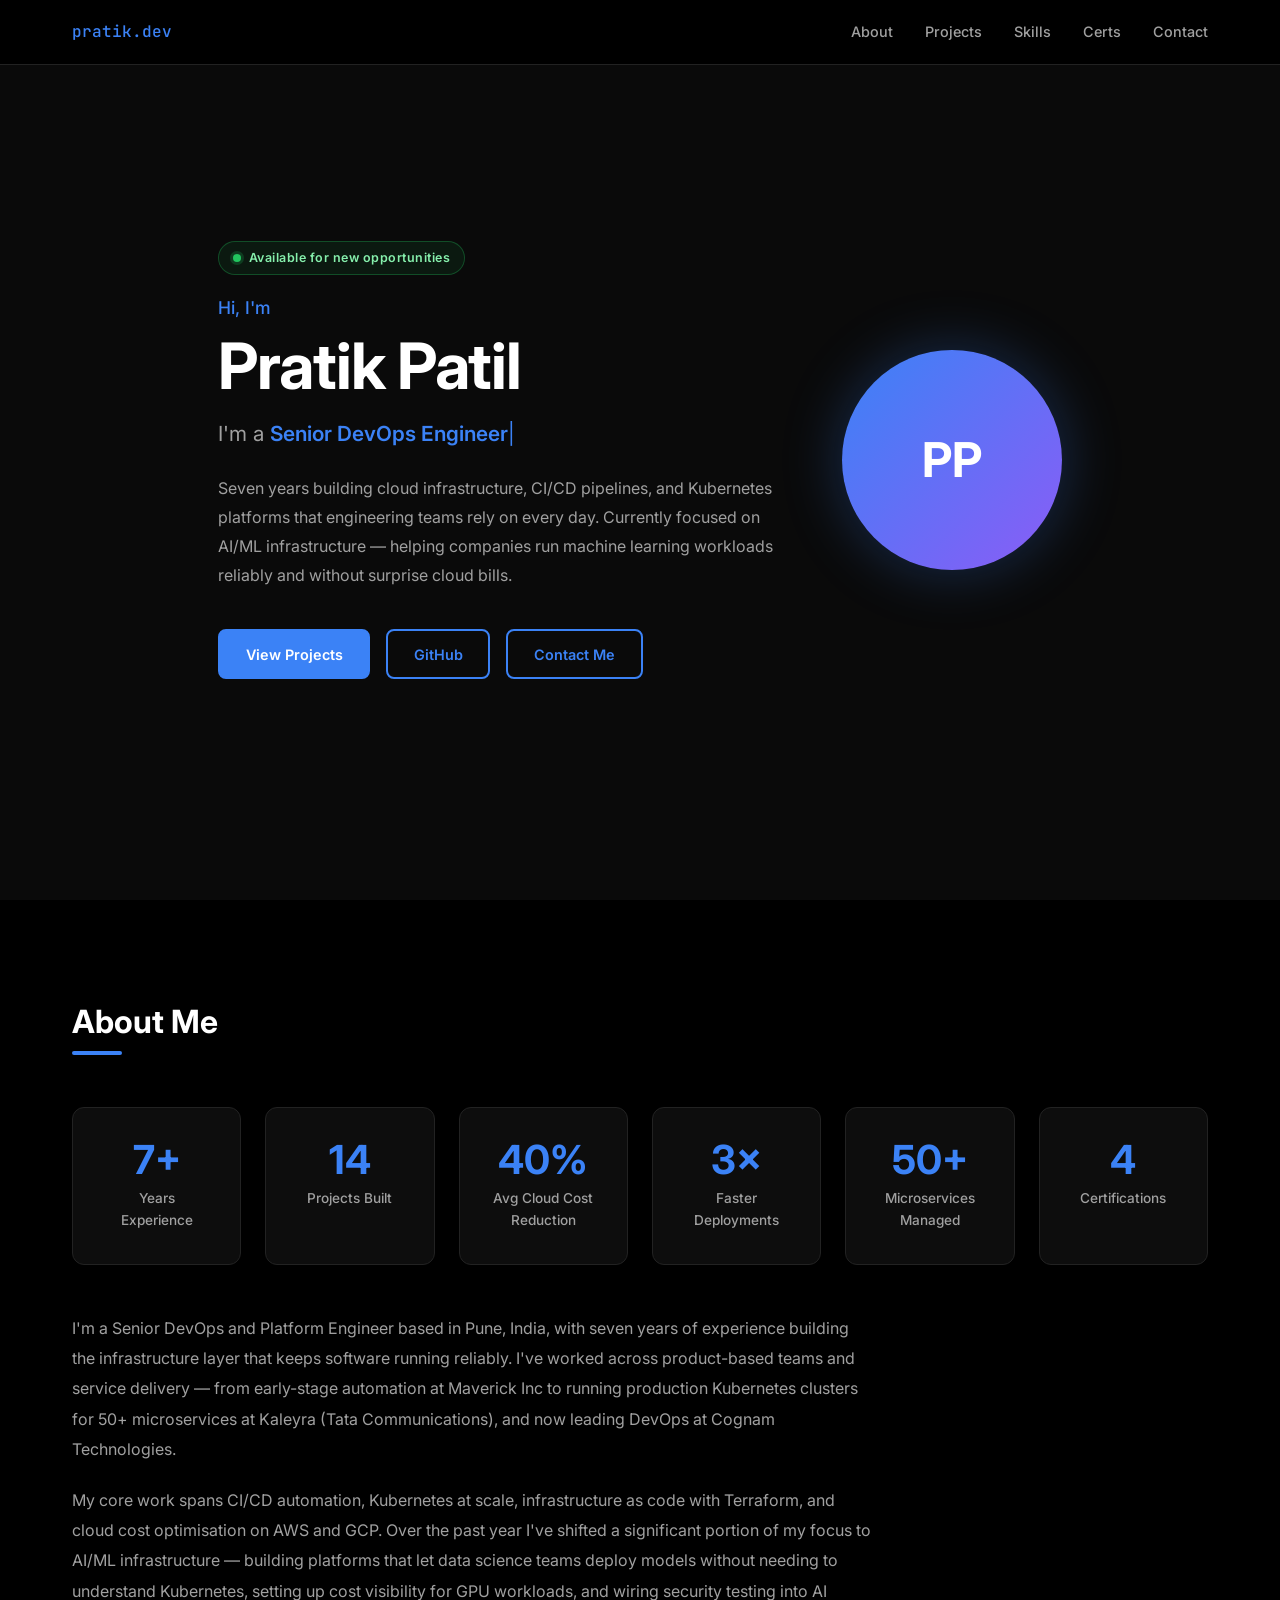
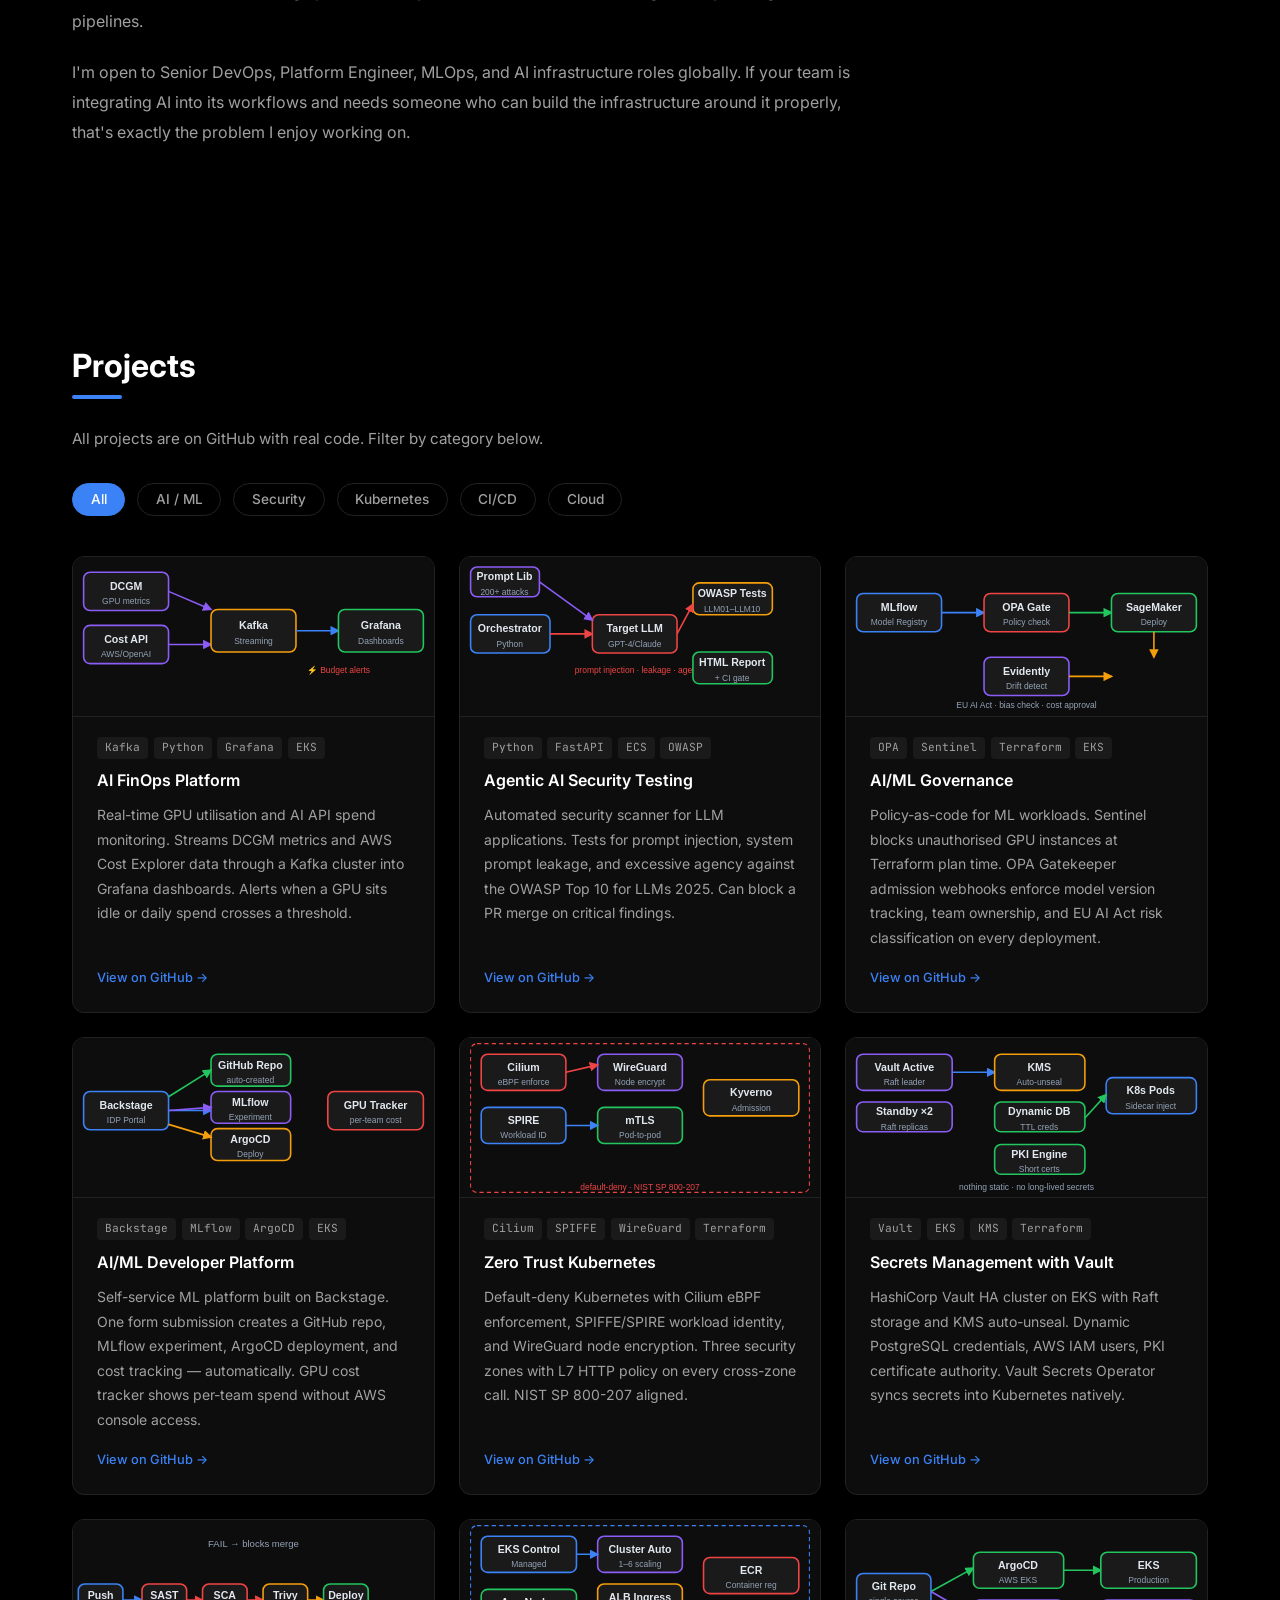
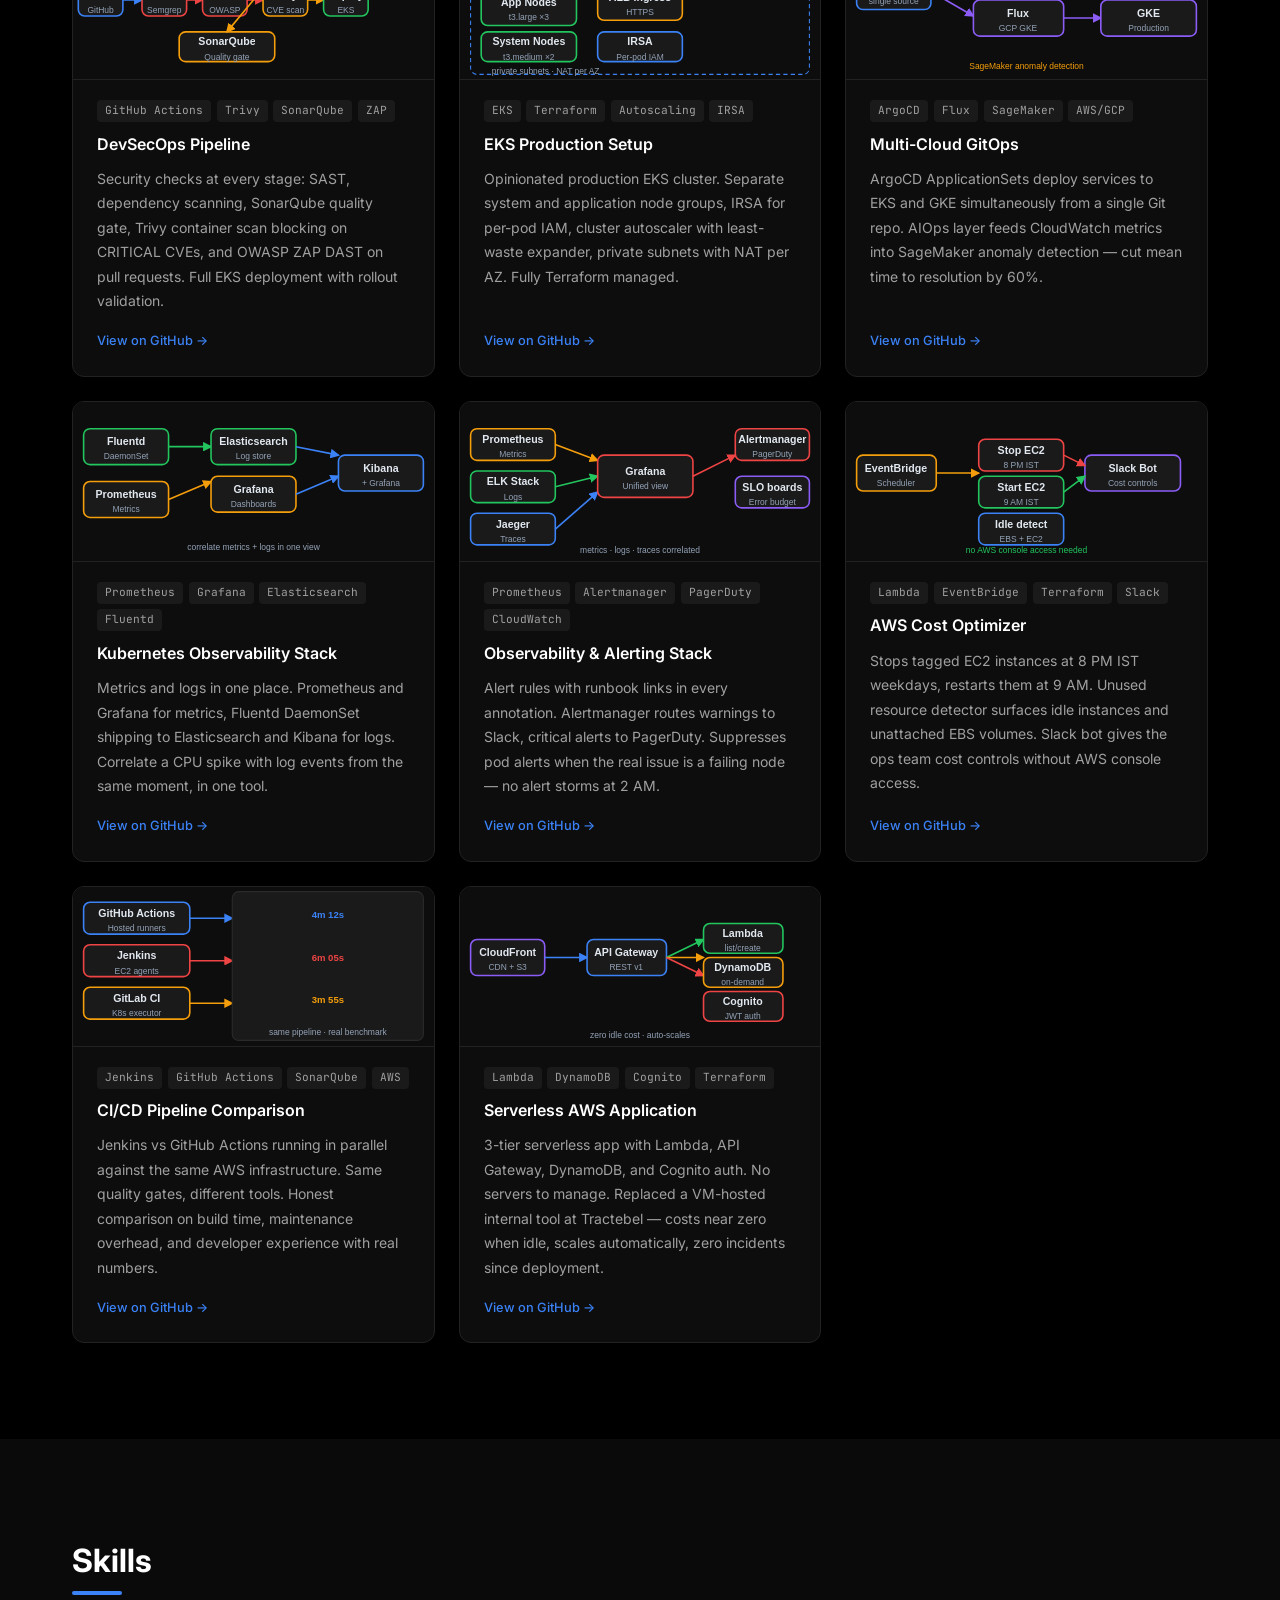
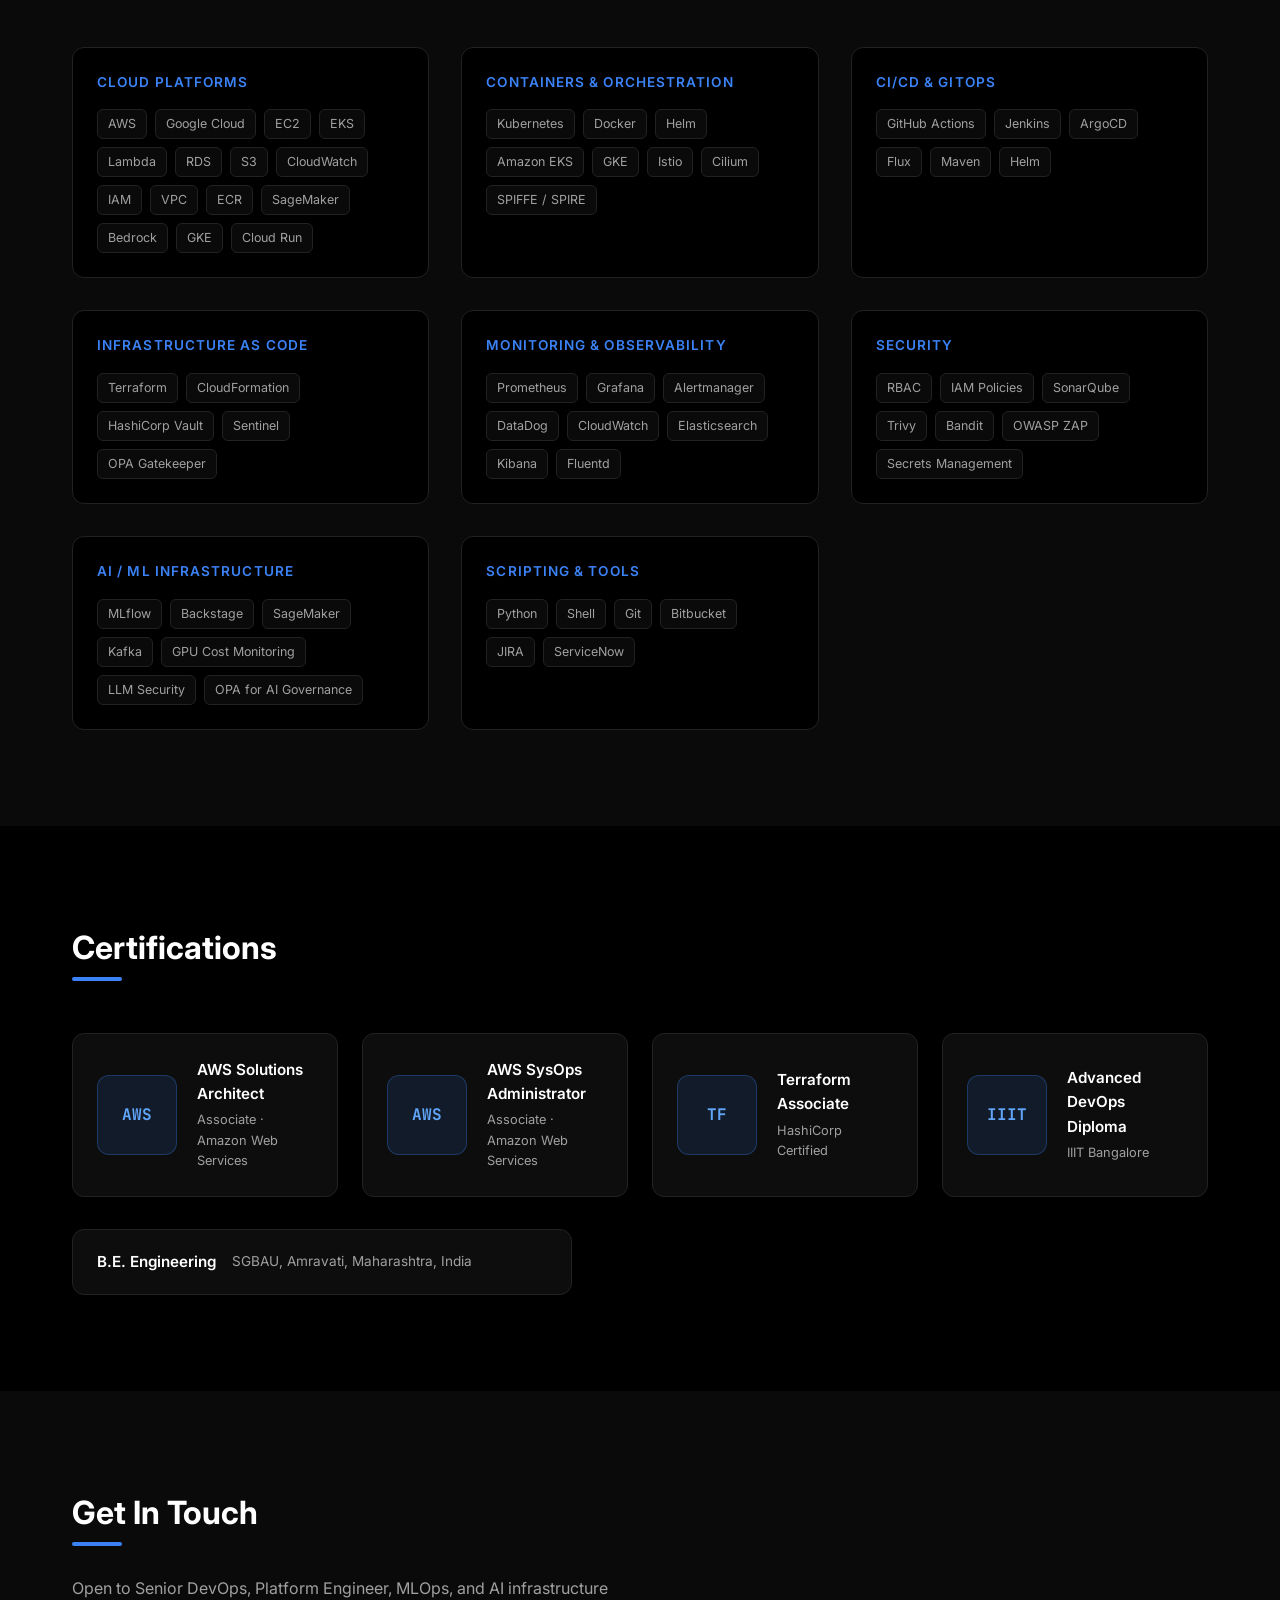
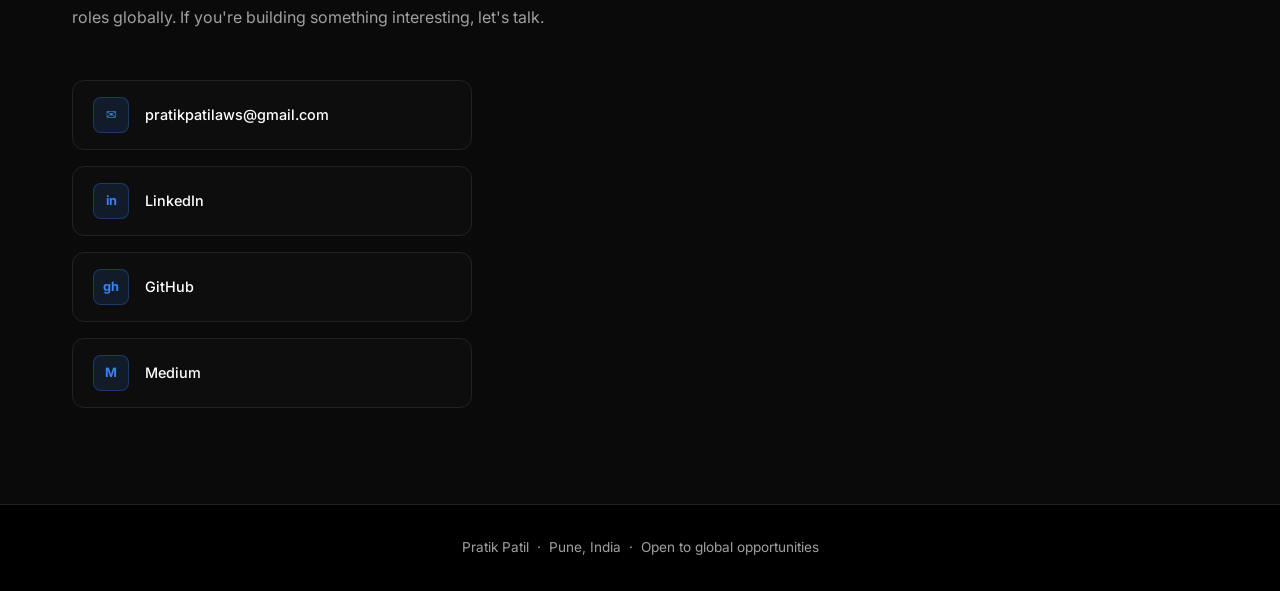
<file: index.html>
<!DOCTYPE html>
<html lang="en">
<head>
  <meta charset="UTF-8" />
  <meta name="viewport" content="width=device-width, initial-scale=1.0" />
  <title>Pratik Patil — DevOps · Platform · MLOps Engineer</title>
  <meta name="description" content="Senior DevOps and Platform Engineer with 7+ years building cloud infrastructure, AI/ML pipelines, Kubernetes platforms, and developer tooling on AWS and GCP." />
  <link rel="preconnect" href="https://fonts.googleapis.com" />
  <link rel="preconnect" href="https://fonts.gstatic.com" crossorigin />
  <link href="https://fonts.googleapis.com/css2?family=Inter:wght@300;400;500;600;700&family=JetBrains+Mono:wght@400;500&display=swap" rel="stylesheet" />
  <link rel="stylesheet" href="style.css" />
</head>
<body>

  <!-- Navigation -->
  <nav class="navbar" id="navbar">
    <div class="nav-container">
      <a href="#home" class="nav-logo">pratik.dev</a>
      <button class="nav-hamburger" id="hamburger" aria-label="Menu">
        <span></span><span></span><span></span>
      </button>
      <ul class="nav-links" id="nav-links">
        <li><a href="#about">About</a></li>
        <li><a href="#projects">Projects</a></li>
        <li><a href="#skills">Skills</a></li>
        <li><a href="#certifications">Certs</a></li>
        <li><a href="#contact">Contact</a></li>
      </ul>
    </div>
  </nav>

  <!-- Hero -->
  <section class="hero" id="home">
    <div class="hero-container">
      <div class="hero-content">
        <div class="hero-status">
          <span class="status-dot"></span>
          <span>Available for new opportunities</span>
        </div>
        <p class="hero-greeting">Hi, I'm</p>
        <h1 class="hero-name">Pratik Patil</h1>
        <div class="hero-title-wrap">
          <span class="hero-title-static">I'm a </span>
          <span class="hero-typed" id="typed-text"></span><span class="cursor">|</span>
        </div>
        <p class="hero-desc">
          Seven years building cloud infrastructure, CI/CD pipelines, and Kubernetes platforms
          that engineering teams rely on every day. Currently focused on AI/ML infrastructure —
          helping companies run machine learning workloads reliably and without surprise cloud bills.
        </p>
        <div class="hero-btns">
          <a href="#projects" class="btn btn-primary">View Projects</a>
          <a href="https://github.com/barry-patil" target="_blank" rel="noopener" class="btn btn-outline">GitHub</a>
          <a href="#contact" class="btn btn-outline">Contact Me</a>
        </div>
      </div>
      <div class="hero-image">
        <div class="hero-avatar">
          <span>PP</span>
        </div>
      </div>
    </div>
  </section>

  <!-- About / Stats -->
  <section class="about" id="about">
    <div class="container">
      <h2 class="section-heading">About Me</h2>

      <div class="stats-grid">
        <div class="stat-card">
          <div class="stat-num">7+</div>
          <div class="stat-label">Years Experience</div>
        </div>
        <div class="stat-card">
          <div class="stat-num">14</div>
          <div class="stat-label">Projects Built</div>
        </div>
        <div class="stat-card">
          <div class="stat-num">40%</div>
          <div class="stat-label">Avg Cloud Cost Reduction</div>
        </div>
        <div class="stat-card">
          <div class="stat-num">3×</div>
          <div class="stat-label">Faster Deployments</div>
        </div>
        <div class="stat-card">
          <div class="stat-num">50+</div>
          <div class="stat-label">Microservices Managed</div>
        </div>
        <div class="stat-card">
          <div class="stat-num">4</div>
          <div class="stat-label">Certifications</div>
        </div>
      </div>

      <div class="about-text">
        <p>
          I'm a Senior DevOps and Platform Engineer based in Pune, India, with seven years of experience
          building the infrastructure layer that keeps software running reliably. I've worked across
          product-based teams and service delivery — from early-stage automation at Maverick Inc to
          running production Kubernetes clusters for 50+ microservices at Kaleyra (Tata Communications),
          and now leading DevOps at Cognam Technologies.
        </p>
        <p>
          My core work spans CI/CD automation, Kubernetes at scale, infrastructure as code with Terraform,
          and cloud cost optimisation on AWS and GCP. Over the past year I've shifted a significant portion
          of my focus to AI/ML infrastructure — building platforms that let data science teams deploy models
          without needing to understand Kubernetes, setting up cost visibility for GPU workloads, and wiring
          security testing into AI pipelines.
        </p>
        <p>
          I'm open to Senior DevOps, Platform Engineer, MLOps, and AI infrastructure roles globally.
          If your team is integrating AI into its workflows and needs someone who can build the infrastructure
          around it properly, that's exactly the problem I enjoy working on.
        </p>
      </div>
    </div>
  </section>

  <!-- Projects -->
  <section class="projects" id="projects">
    <div class="container">
      <h2 class="section-heading">Projects</h2>
      <p class="section-sub">All projects are on GitHub with real code. Filter by category below.</p>

      <div class="filter-bar">
        <button class="filter-btn active" data-filter="all">All</button>
        <button class="filter-btn" data-filter="ai-ml">AI / ML</button>
        <button class="filter-btn" data-filter="security">Security</button>
        <button class="filter-btn" data-filter="kubernetes">Kubernetes</button>
        <button class="filter-btn" data-filter="cicd">CI/CD</button>
        <button class="filter-btn" data-filter="cloud">Cloud</button>
      </div>

      <div class="projects-grid" id="projects-grid">

        <div class="project-card" data-category="ai-ml">
          <a href="diagrams/ai-finops-platform.html" target="_blank" rel="noopener" class="card-diagram-link" title="Open interactive diagram"><img src="images/ai-finops-platform.svg" alt="AI FinOps architecture" class="card-diagram"/><span class="diagram-overlay">🔍 Open Interactive Diagram</span></a>
          <div class="card-body">
            <div class="card-tags"><span>Kafka</span><span>Python</span><span>Grafana</span><span>EKS</span></div>
            <h3>AI FinOps Platform</h3>
            <p>Real-time GPU utilisation and AI API spend monitoring. Streams DCGM metrics and AWS Cost Explorer data through a Kafka cluster into Grafana dashboards. Alerts when a GPU sits idle or daily spend crosses a threshold.</p>
            <a href="https://github.com/barry-patil/ai-finops-platform" target="_blank" rel="noopener" class="card-link">View on GitHub →</a>
          </div>
        </div>

        <div class="project-card" data-category="ai-ml security">
          <a href="diagrams/agentic-ai-security-testing.html" target="_blank" rel="noopener" class="card-diagram-link" title="Open interactive diagram"><img src="images/agentic-ai-security-testing.svg" alt="Agentic AI Security architecture" class="card-diagram"/><span class="diagram-overlay">🔍 Open Interactive Diagram</span></a>
          <div class="card-body">
            <div class="card-tags"><span>Python</span><span>FastAPI</span><span>ECS</span><span>OWASP</span></div>
            <h3>Agentic AI Security Testing</h3>
            <p>Automated security scanner for LLM applications. Tests for prompt injection, system prompt leakage, and excessive agency against the OWASP Top 10 for LLMs 2025. Can block a PR merge on critical findings.</p>
            <a href="https://github.com/barry-patil/agentic-ai-security-testing" target="_blank" rel="noopener" class="card-link">View on GitHub →</a>
          </div>
        </div>

        <div class="project-card" data-category="ai-ml">
          <img src="images/ai-ml-governance.svg" alt="AI/ML Governance architecture" class="card-diagram"/>
          <div class="card-body">
            <div class="card-tags"><span>OPA</span><span>Sentinel</span><span>Terraform</span><span>EKS</span></div>
            <h3>AI/ML Governance</h3>
            <p>Policy-as-code for ML workloads. Sentinel blocks unauthorised GPU instances at Terraform plan time. OPA Gatekeeper admission webhooks enforce model version tracking, team ownership, and EU AI Act risk classification on every deployment.</p>
            <a href="https://github.com/barry-patil/ai-ml-governance" target="_blank" rel="noopener" class="card-link">View on GitHub →</a>
          </div>
        </div>

        <div class="project-card" data-category="ai-ml kubernetes">
          <img src="images/ai-ml-developer-platform.svg" alt="AI/ML Developer Platform architecture" class="card-diagram"/>
          <div class="card-body">
            <div class="card-tags"><span>Backstage</span><span>MLflow</span><span>ArgoCD</span><span>EKS</span></div>
            <h3>AI/ML Developer Platform</h3>
            <p>Self-service ML platform built on Backstage. One form submission creates a GitHub repo, MLflow experiment, ArgoCD deployment, and cost tracking — automatically. GPU cost tracker shows per-team spend without AWS console access.</p>
            <a href="https://github.com/barry-patil/ai-ml-developer-platform" target="_blank" rel="noopener" class="card-link">View on GitHub →</a>
          </div>
        </div>

        <div class="project-card" data-category="security kubernetes">
          <a href="diagrams/zero-trust-kubernetes.html" target="_blank" rel="noopener" class="card-diagram-link" title="Open interactive diagram"><img src="images/zero-trust-kubernetes.svg" alt="Zero Trust Kubernetes architecture" class="card-diagram"/><span class="diagram-overlay">🔍 Open Interactive Diagram</span></a>
          <div class="card-body">
            <div class="card-tags"><span>Cilium</span><span>SPIFFE</span><span>WireGuard</span><span>Terraform</span></div>
            <h3>Zero Trust Kubernetes</h3>
            <p>Default-deny Kubernetes with Cilium eBPF enforcement, SPIFFE/SPIRE workload identity, and WireGuard node encryption. Three security zones with L7 HTTP policy on every cross-zone call. NIST SP 800-207 aligned.</p>
            <a href="https://github.com/barry-patil/zero-trust-kubernetes" target="_blank" rel="noopener" class="card-link">View on GitHub →</a>
          </div>
        </div>

        <div class="project-card" data-category="security">
          <a href="diagrams/secrets-management-vault.html" target="_blank" rel="noopener" class="card-diagram-link" title="Open interactive diagram"><img src="images/secrets-management-vault.svg" alt="Vault Secrets Management architecture" class="card-diagram"/><span class="diagram-overlay">🔍 Open Interactive Diagram</span></a>
          <div class="card-body">
            <div class="card-tags"><span>Vault</span><span>EKS</span><span>KMS</span><span>Terraform</span></div>
            <h3>Secrets Management with Vault</h3>
            <p>HashiCorp Vault HA cluster on EKS with Raft storage and KMS auto-unseal. Dynamic PostgreSQL credentials, AWS IAM users, PKI certificate authority. Vault Secrets Operator syncs secrets into Kubernetes natively.</p>
            <a href="https://github.com/barry-patil/secrets-management-vault" target="_blank" rel="noopener" class="card-link">View on GitHub →</a>
          </div>
        </div>

        <div class="project-card" data-category="security cicd">
          <a href="diagrams/devsecops-pipeline.html" target="_blank" rel="noopener" class="card-diagram-link" title="Open interactive diagram"><img src="images/devsecops-pipeline.svg" alt="DevSecOps Pipeline architecture" class="card-diagram"/><span class="diagram-overlay">🔍 Open Interactive Diagram</span></a>
          <div class="card-body">
            <div class="card-tags"><span>GitHub Actions</span><span>Trivy</span><span>SonarQube</span><span>ZAP</span></div>
            <h3>DevSecOps Pipeline</h3>
            <p>Security checks at every stage: SAST, dependency scanning, SonarQube quality gate, Trivy container scan blocking on CRITICAL CVEs, and OWASP ZAP DAST on pull requests. Full EKS deployment with rollout validation.</p>
            <a href="https://github.com/barry-patil/devsecops-pipeline" target="_blank" rel="noopener" class="card-link">View on GitHub →</a>
          </div>
        </div>

        <div class="project-card" data-category="kubernetes">
          <a href="diagrams/eks-production-setup.html" target="_blank" rel="noopener" class="card-diagram-link" title="Open interactive diagram"><img src="images/eks-production-setup.svg" alt="EKS Production Setup architecture" class="card-diagram"/><span class="diagram-overlay">🔍 Open Interactive Diagram</span></a>
          <div class="card-body">
            <div class="card-tags"><span>EKS</span><span>Terraform</span><span>Autoscaling</span><span>IRSA</span></div>
            <h3>EKS Production Setup</h3>
            <p>Opinionated production EKS cluster. Separate system and application node groups, IRSA for per-pod IAM, cluster autoscaler with least-waste expander, private subnets with NAT per AZ. Fully Terraform managed.</p>
            <a href="https://github.com/barry-patil/eks-production-setup" target="_blank" rel="noopener" class="card-link">View on GitHub →</a>
          </div>
        </div>

        <div class="project-card" data-category="kubernetes cicd">
          <a href="diagrams/multi-cloud-gitops.html" target="_blank" rel="noopener" class="card-diagram-link" title="Open interactive diagram"><img src="images/multi-cloud-gitops.svg" alt="Multi-Cloud GitOps architecture" class="card-diagram"/><span class="diagram-overlay">🔍 Open Interactive Diagram</span></a>
          <div class="card-body">
            <div class="card-tags"><span>ArgoCD</span><span>Flux</span><span>SageMaker</span><span>AWS/GCP</span></div>
            <h3>Multi-Cloud GitOps</h3>
            <p>ArgoCD ApplicationSets deploy services to EKS and GKE simultaneously from a single Git repo. AIOps layer feeds CloudWatch metrics into SageMaker anomaly detection — cut mean time to resolution by 60%.</p>
            <a href="https://github.com/barry-patil/multi-cloud-gitops" target="_blank" rel="noopener" class="card-link">View on GitHub →</a>
          </div>
        </div>

        <div class="project-card" data-category="kubernetes">
          <a href="diagrams/kubernetes-observability-stack.html" target="_blank" rel="noopener" class="card-diagram-link" title="Open interactive diagram"><img src="images/kubernetes-observability-stack.svg" alt="Kubernetes Observability Stack architecture" class="card-diagram"/><span class="diagram-overlay">🔍 Open Interactive Diagram</span></a>
          <div class="card-body">
            <div class="card-tags"><span>Prometheus</span><span>Grafana</span><span>Elasticsearch</span><span>Fluentd</span></div>
            <h3>Kubernetes Observability Stack</h3>
            <p>Metrics and logs in one place. Prometheus and Grafana for metrics, Fluentd DaemonSet shipping to Elasticsearch and Kibana for logs. Correlate a CPU spike with log events from the same moment, in one tool.</p>
            <a href="https://github.com/barry-patil/kubernetes-observability-stack" target="_blank" rel="noopener" class="card-link">View on GitHub →</a>
          </div>
        </div>

        <div class="project-card" data-category="kubernetes">
          <a href="diagrams/observability-stack.html" target="_blank" rel="noopener" class="card-diagram-link" title="Open interactive diagram"><img src="images/observability-stack.svg" alt="Observability Stack architecture" class="card-diagram"/><span class="diagram-overlay">🔍 Open Interactive Diagram</span></a>
          <div class="card-body">
            <div class="card-tags"><span>Prometheus</span><span>Alertmanager</span><span>PagerDuty</span><span>CloudWatch</span></div>
            <h3>Observability &amp; Alerting Stack</h3>
            <p>Alert rules with runbook links in every annotation. Alertmanager routes warnings to Slack, critical alerts to PagerDuty. Suppresses pod alerts when the real issue is a failing node — no alert storms at 2 AM.</p>
            <a href="https://github.com/barry-patil/observability-stack" target="_blank" rel="noopener" class="card-link">View on GitHub →</a>
          </div>
        </div>

        <div class="project-card" data-category="cloud">
          <a href="diagrams/aws-cost-optimizer.html" target="_blank" rel="noopener" class="card-diagram-link" title="Open interactive diagram"><img src="images/aws-cost-optimizer.svg" alt="AWS Cost Optimizer architecture" class="card-diagram"/><span class="diagram-overlay">🔍 Open Interactive Diagram</span></a>
          <div class="card-body">
            <div class="card-tags"><span>Lambda</span><span>EventBridge</span><span>Terraform</span><span>Slack</span></div>
            <h3>AWS Cost Optimizer</h3>
            <p>Stops tagged EC2 instances at 8 PM IST weekdays, restarts them at 9 AM. Unused resource detector surfaces idle instances and unattached EBS volumes. Slack bot gives the ops team cost controls without AWS console access.</p>
            <a href="https://github.com/barry-patil/aws-cost-optimizer" target="_blank" rel="noopener" class="card-link">View on GitHub →</a>
          </div>
        </div>

        <div class="project-card" data-category="cicd">
          <img src="images/cicd-pipeline-comparison.svg" alt="CI/CD Pipeline Comparison architecture" class="card-diagram"/>
          <div class="card-body">
            <div class="card-tags"><span>Jenkins</span><span>GitHub Actions</span><span>SonarQube</span><span>AWS</span></div>
            <h3>CI/CD Pipeline Comparison</h3>
            <p>Jenkins vs GitHub Actions running in parallel against the same AWS infrastructure. Same quality gates, different tools. Honest comparison on build time, maintenance overhead, and developer experience with real numbers.</p>
            <a href="https://github.com/barry-patil/cicd-pipeline-comparison" target="_blank" rel="noopener" class="card-link">View on GitHub →</a>
          </div>
        </div>

        <div class="project-card" data-category="cloud">
          <a href="diagrams/serverless-aws-app.html" target="_blank" rel="noopener" class="card-diagram-link" title="Open interactive diagram"><img src="images/serverless-aws-app.svg" alt="Serverless AWS Application architecture" class="card-diagram"/><span class="diagram-overlay">🔍 Open Interactive Diagram</span></a>
          <div class="card-body">
            <div class="card-tags"><span>Lambda</span><span>DynamoDB</span><span>Cognito</span><span>Terraform</span></div>
            <h3>Serverless AWS Application</h3>
            <p>3-tier serverless app with Lambda, API Gateway, DynamoDB, and Cognito auth. No servers to manage. Replaced a VM-hosted internal tool at Tractebel — costs near zero when idle, scales automatically, zero incidents since deployment.</p>
            <a href="https://github.com/barry-patil/serverless-aws-app" target="_blank" rel="noopener" class="card-link">View on GitHub →</a>
          </div>
        </div>

      </div>
    </div>
  </section>

  <!-- Skills -->
  <section class="skills" id="skills">
    <div class="container">
      <h2 class="section-heading">Skills</h2>

      <div class="skills-grid">
        <div class="skill-group">
          <h3>Cloud Platforms</h3>
          <div class="skill-pills">
            <span>AWS</span><span>Google Cloud</span><span>EC2</span><span>EKS</span>
            <span>Lambda</span><span>RDS</span><span>S3</span><span>CloudWatch</span>
            <span>IAM</span><span>VPC</span><span>ECR</span><span>SageMaker</span>
            <span>Bedrock</span><span>GKE</span><span>Cloud Run</span>
          </div>
        </div>

        <div class="skill-group">
          <h3>Containers &amp; Orchestration</h3>
          <div class="skill-pills">
            <span>Kubernetes</span><span>Docker</span><span>Helm</span>
            <span>Amazon EKS</span><span>GKE</span><span>Istio</span>
            <span>Cilium</span><span>SPIFFE / SPIRE</span>
          </div>
        </div>

        <div class="skill-group">
          <h3>CI/CD &amp; GitOps</h3>
          <div class="skill-pills">
            <span>GitHub Actions</span><span>Jenkins</span><span>ArgoCD</span>
            <span>Flux</span><span>Maven</span><span>Helm</span>
          </div>
        </div>

        <div class="skill-group">
          <h3>Infrastructure as Code</h3>
          <div class="skill-pills">
            <span>Terraform</span><span>CloudFormation</span>
            <span>HashiCorp Vault</span><span>Sentinel</span><span>OPA Gatekeeper</span>
          </div>
        </div>

        <div class="skill-group">
          <h3>Monitoring &amp; Observability</h3>
          <div class="skill-pills">
            <span>Prometheus</span><span>Grafana</span><span>Alertmanager</span>
            <span>DataDog</span><span>CloudWatch</span><span>Elasticsearch</span>
            <span>Kibana</span><span>Fluentd</span>
          </div>
        </div>

        <div class="skill-group">
          <h3>Security</h3>
          <div class="skill-pills">
            <span>RBAC</span><span>IAM Policies</span><span>SonarQube</span>
            <span>Trivy</span><span>Bandit</span><span>OWASP ZAP</span>
            <span>Secrets Management</span>
          </div>
        </div>

        <div class="skill-group">
          <h3>AI / ML Infrastructure</h3>
          <div class="skill-pills">
            <span>MLflow</span><span>Backstage</span><span>SageMaker</span>
            <span>Kafka</span><span>GPU Cost Monitoring</span><span>LLM Security</span>
            <span>OPA for AI Governance</span>
          </div>
        </div>

        <div class="skill-group">
          <h3>Scripting &amp; Tools</h3>
          <div class="skill-pills">
            <span>Python</span><span>Shell</span><span>Git</span>
            <span>Bitbucket</span><span>JIRA</span><span>ServiceNow</span>
          </div>
        </div>
      </div>
    </div>
  </section>

  <!-- Certifications -->
  <section class="certifications" id="certifications">
    <div class="container">
      <h2 class="section-heading">Certifications</h2>
      <div class="certs-grid">

        <div class="cert-card">
          <a href="https://www.credly.com/badges" target="_blank" rel="noopener" class="cert-badge-img-wrap">
            <img src="https://images.credly.com/size/340x340/images/0e284c3f-5164-4b21-8660-0d84737941bc/image.png"
                 alt="AWS Solutions Architect Associate badge"
                 class="cert-badge-img" loading="lazy"
                 onerror="this.style.display='none';this.parentElement.classList.add('cert-badge-fallback');this.parentElement.innerHTML='<span>AWS</span>';" />
          </a>
          <div class="cert-info">
            <h3>AWS Solutions Architect</h3>
            <p>Associate · Amazon Web Services</p>
          </div>
        </div>

        <div class="cert-card">
          <a href="https://www.credly.com/badges" target="_blank" rel="noopener" class="cert-badge-img-wrap">
            <img src="https://images.credly.com/size/340x340/images/f0d3fbb9-bfa7-4017-9989-7bde8eaf42b1/image.png"
                 alt="AWS SysOps Administrator Associate badge"
                 class="cert-badge-img" loading="lazy"
                 onerror="this.style.display='none';this.parentElement.classList.add('cert-badge-fallback');this.parentElement.innerHTML='<span>AWS</span>';" />
          </a>
          <div class="cert-info">
            <h3>AWS SysOps Administrator</h3>
            <p>Associate · Amazon Web Services</p>
          </div>
        </div>

        <div class="cert-card">
          <a href="https://www.credly.com/badges" target="_blank" rel="noopener" class="cert-badge-img-wrap">
            <img src="https://images.credly.com/size/340x340/images/99289602-861e-4929-8277-773e63a2fa6f/image.png"
                 alt="HashiCorp Terraform Associate badge"
                 class="cert-badge-img" loading="lazy"
                 onerror="this.style.display='none';this.parentElement.classList.add('cert-badge-fallback');this.parentElement.innerHTML='<span>TF</span>';" />
          </a>
          <div class="cert-info">
            <h3>Terraform Associate</h3>
            <p>HashiCorp Certified</p>
          </div>
        </div>

        <div class="cert-card">
          <div class="cert-badge-img-wrap cert-badge-edu">
            <span>IIIT</span>
          </div>
          <div class="cert-info">
            <h3>Advanced DevOps Diploma</h3>
            <p>IIIT Bangalore</p>
          </div>
        </div>

      </div>

      <div class="education-row">
        <span class="edu-degree">B.E. Engineering</span>
        <span class="edu-school">SGBAU, Amravati, Maharashtra, India</span>
      </div>
    </div>
  </section>

  <!-- Contact -->
  <section class="contact" id="contact">
    <div class="container">
      <h2 class="section-heading">Get In Touch</h2>
      <p class="contact-sub">
        Open to Senior DevOps, Platform Engineer, MLOps, and AI infrastructure roles globally.
        If you're building something interesting, let's talk.
      </p>
      <div class="contact-links">
        <a href="mailto:pratikpatilaws@gmail.com" class="contact-item">
          <span class="contact-icon">✉</span>
          <span>pratikpatilaws@gmail.com</span>
        </a>
        <a href="https://linkedin.com/in/pratik-patil-039836222" target="_blank" rel="noopener" class="contact-item">
          <span class="contact-icon">in</span>
          <span>LinkedIn</span>
        </a>
        <a href="https://github.com/barry-patil" target="_blank" rel="noopener" class="contact-item">
          <span class="contact-icon">gh</span>
          <span>GitHub</span>
        </a>
        <a href="https://medium.com/@pratikpatilaws" target="_blank" rel="noopener" class="contact-item">
          <span class="contact-icon">M</span>
          <span>Medium</span>
        </a>
      </div>
    </div>
  </section>

  <footer>
    <div class="container">
      <p>Pratik Patil &nbsp;·&nbsp; Pune, India &nbsp;·&nbsp; Open to global opportunities</p>
    </div>
  </footer>

  <script src="main.js"></script>
</body>
</html>
</file>
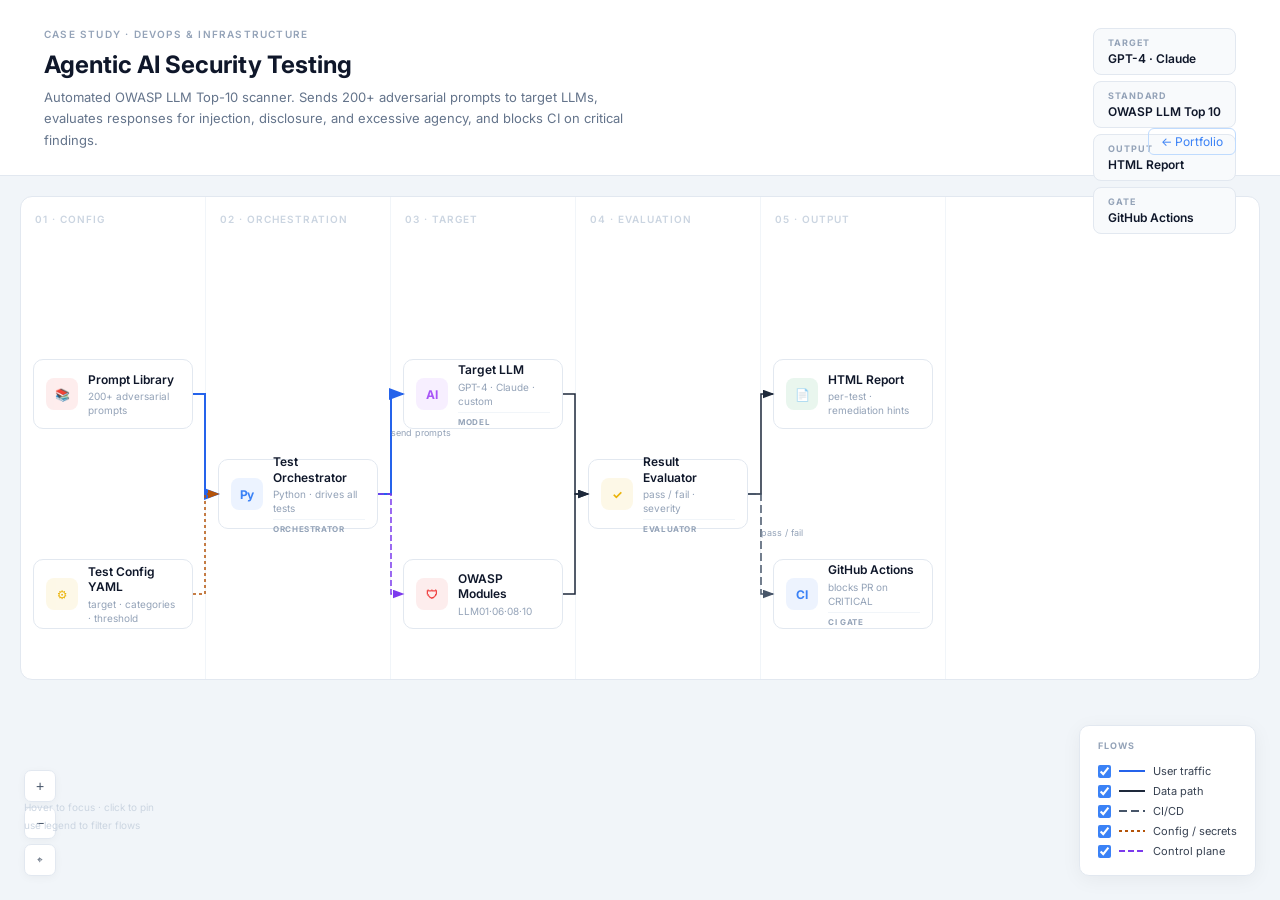
<file: diagrams/agentic-ai-security-testing.html>
<!DOCTYPE html>
<html lang="en"><head><meta charset="UTF-8"/><meta name="viewport" content="width=device-width,initial-scale=1"/>
<title>Agentic AI Security Testing — Architecture</title>
<link href="https://fonts.googleapis.com/css2?family=Inter:wght@400;500;600;700&display=swap" rel="stylesheet"/>
<style>
*{margin:0;padding:0;box-sizing:border-box;}
body{background:#f1f5f9;font-family:Inter,system-ui,sans-serif;min-height:100vh;}
.hdr{background:#fff;border-bottom:1px solid #e2e8f0;padding:28px 44px 24px;position:relative;}
.bc{font-size:10px;font-weight:600;letter-spacing:.12em;text-transform:uppercase;color:#94a3b8;margin-bottom:10px;}
.htitle{font-size:24px;font-weight:700;color:#0f172a;margin-bottom:8px;}
.hdesc{font-size:13px;color:#64748b;max-width:580px;line-height:1.65;}
.chips{position:absolute;top:28px;right:44px;display:flex;flex-direction:column;gap:6px;}
.chip{background:#f8fafc;border:1px solid #e2e8f0;border-radius:8px;padding:8px 14px;}
.chipk{font-size:9px;font-weight:700;letter-spacing:.1em;text-transform:uppercase;color:#94a3b8;margin-bottom:3px;}
.chipv{font-size:12px;font-weight:600;color:#0f172a;}
.bbtn{position:absolute;bottom:20px;right:44px;font-size:12px;color:#3b82f6;text-decoration:none;border:1px solid #bfdbfe;padding:5px 12px;border-radius:6px;transition:.2s;}
.bbtn:hover{background:#3b82f6;color:#fff;border-color:#3b82f6;}
.cwrap{margin:20px;background:#fff;border:1px solid #e2e8f0;border-radius:12px;overflow:hidden;cursor:grab;user-select:none;}
.cwrap:active{cursor:grabbing;}
.cinner{position:relative;transform-origin:0 0;}
.lane{position:absolute;top:0;bottom:0;border-right:1px solid #f1f5f9;pointer-events:none;}
.lhdr{position:absolute;top:16px;left:14px;font-size:10px;font-weight:600;letter-spacing:.1em;text-transform:uppercase;color:#cbd5e1;white-space:nowrap;}
.node{position:absolute;height:70px;background:#fff;border:1.5px solid #e2e8f0;border-radius:10px;padding:10px 12px;display:flex;align-items:center;gap:10px;cursor:pointer;transition:border-color .2s,box-shadow .2s,opacity .25s;}
.node:hover,.node.focused{border-color:#3b82f6;box-shadow:0 0 0 3px #3b82f612;z-index:10;}
.node.pinned{border-color:#2563eb;box-shadow:0 0 0 4px #2563eb1a;z-index:11;}
.node.dimmed{opacity:.15;pointer-events:none;}
.ni{width:32px;height:32px;border-radius:8px;display:flex;align-items:center;justify-content:center;font-size:12px;font-weight:700;flex-shrink:0;letter-spacing:-.02em;}
.nc{flex:1;min-width:0;}
.nname{font-size:12px;font-weight:600;color:#0f172a;line-height:1.3;}
.nsub{font-size:10px;color:#94a3b8;margin-top:2px;line-height:1.4;}
.nbadge{font-size:8px;font-weight:700;letter-spacing:.08em;text-transform:uppercase;color:#94a3b8;border-top:1px solid #f1f5f9;padding-top:4px;margin-top:4px;}
.esvg{position:absolute;inset:0;pointer-events:none;overflow:visible;}
.ea{animation:fl 1.6s linear infinite;}
@keyframes fl{to{stroke-dashoffset:-18;}}
.elbl{font-size:9px;fill:#94a3b8;font-family:Inter,sans-serif;}
path.dim{opacity:.08!important;}
.legend{position:fixed;bottom:24px;right:24px;background:#fff;border:1px solid #e2e8f0;border-radius:10px;padding:14px 18px;z-index:200;box-shadow:0 4px 20px #0000000d;}
.ltit{font-size:9px;font-weight:700;letter-spacing:.12em;text-transform:uppercase;color:#94a3b8;margin-bottom:10px;}
.lrow{display:flex;align-items:center;gap:8px;font-size:11px;color:#374151;padding:3px 0;cursor:pointer;}
.lrow input{cursor:pointer;accent-color:#3b82f6;width:13px;height:13px;}
.zctrl{position:fixed;bottom:24px;left:24px;display:flex;flex-direction:column;gap:5px;z-index:200;}
.zb{width:32px;height:32px;background:#fff;border:1px solid #e2e8f0;border-radius:7px;font-size:14px;color:#475569;cursor:pointer;display:flex;align-items:center;justify-content:center;box-shadow:0 2px 8px #0000000a;transition:.2s;}
.zb:hover{border-color:#3b82f6;color:#3b82f6;}
.hint{position:fixed;bottom:66px;left:24px;font-size:10px;color:#cbd5e1;z-index:200;line-height:1.8;}
</style></head><body>
<div class="hdr"><div class="bc">CASE STUDY · DEVOPS & INFRASTRUCTURE</div><h1 class="htitle">Agentic AI Security Testing</h1><p class="hdesc">Automated OWASP LLM Top-10 scanner. Sends 200+ adversarial prompts to target LLMs, evaluates responses for injection, disclosure, and excessive agency, and blocks CI on critical findings.</p><div class="chips"><div class="chip"><div class="chipk">TARGET</div><div class="chipv">GPT-4 · Claude</div></div><div class="chip"><div class="chipk">STANDARD</div><div class="chipv">OWASP LLM Top 10</div></div><div class="chip"><div class="chipk">OUTPUT</div><div class="chipv">HTML Report</div></div><div class="chip"><div class="chipk">GATE</div><div class="chipv">GitHub Actions</div></div></div><a href="https://barry-patil.github.io/#projects" class="bbtn">← Portfolio</a></div>
<div class="cwrap" id="cw"><div class="cinner" id="ci" style="width:925px;height:482px;"><div class="lane" style="left:0px;width:185px;height:482px;"><span class="lhdr">01 · CONFIG</span></div><div class="lane" style="left:185px;width:185px;height:482px;"><span class="lhdr">02 · ORCHESTRATION</span></div><div class="lane" style="left:370px;width:185px;height:482px;"><span class="lhdr">03 · TARGET</span></div><div class="lane" style="left:555px;width:185px;height:482px;"><span class="lhdr">04 · EVALUATION</span></div><div class="lane" style="left:740px;width:185px;height:482px;"><span class="lhdr">05 · OUTPUT</span></div><div class="node" id="n-lib" style="left:12px;top:162px;width:160px;" data-id="lib"><div class="ni" style="background:#ef444418;color:#ef4444;">📚</div><div class="nc"><div class="nname">Prompt Library</div><div class="nsub">200+ adversarial prompts</div></div></div>
<div class="node" id="n-cfg" style="left:12px;top:362px;width:160px;" data-id="cfg"><div class="ni" style="background:#eab30818;color:#eab308;">⚙</div><div class="nc"><div class="nname">Test Config YAML</div><div class="nsub">target · categories · threshold</div></div></div>
<div class="node" id="n-orch" style="left:197px;top:262px;width:160px;" data-id="orch"><div class="ni" style="background:#3b82f618;color:#3b82f6;">Py</div><div class="nc"><div class="nname">Test Orchestrator</div><div class="nsub">Python · drives all tests</div><div class="nbadge">ORCHESTRATOR</div></div></div>
<div class="node" id="n-llm" style="left:382px;top:162px;width:160px;" data-id="llm"><div class="ni" style="background:#a855f718;color:#a855f7;">AI</div><div class="nc"><div class="nname">Target LLM</div><div class="nsub">GPT-4 · Claude · custom</div><div class="nbadge">MODEL</div></div></div>
<div class="node" id="n-owasp" style="left:382px;top:362px;width:160px;" data-id="owasp"><div class="ni" style="background:#ef444418;color:#ef4444;">🛡</div><div class="nc"><div class="nname">OWASP Modules</div><div class="nsub">LLM01·06·08·10</div></div></div>
<div class="node" id="n-eval" style="left:567px;top:262px;width:160px;" data-id="eval"><div class="ni" style="background:#eab30818;color:#eab308;">✓</div><div class="nc"><div class="nname">Result Evaluator</div><div class="nsub">pass / fail · severity</div><div class="nbadge">EVALUATOR</div></div></div>
<div class="node" id="n-report" style="left:752px;top:162px;width:160px;" data-id="report"><div class="ni" style="background:#16a34a18;color:#16a34a;">📄</div><div class="nc"><div class="nname">HTML Report</div><div class="nsub">per-test · remediation hints</div></div></div>
<div class="node" id="n-ci" style="left:752px;top:362px;width:160px;" data-id="ci"><div class="ni" style="background:#3b82f618;color:#3b82f6;">CI</div><div class="nc"><div class="nname">GitHub Actions</div><div class="nsub">blocks PR on CRITICAL</div><div class="nbadge">CI GATE</div></div></div><svg class="esvg" width="925" height="482"><defs><marker id="auser" markerWidth="8" markerHeight="6" refX="7" refY="3" orient="auto"><polygon points="0 0,8 3,0 6" fill="#2563eb"/></marker><marker id="adata" markerWidth="8" markerHeight="6" refX="7" refY="3" orient="auto"><polygon points="0 0,8 3,0 6" fill="#1e293b"/></marker><marker id="aasync" markerWidth="8" markerHeight="6" refX="7" refY="3" orient="auto"><polygon points="0 0,8 3,0 6" fill="#ea580c"/></marker><marker id="atelemetry" markerWidth="8" markerHeight="6" refX="7" refY="3" orient="auto"><polygon points="0 0,8 3,0 6" fill="#16a34a"/></marker><marker id="acicd" markerWidth="8" markerHeight="6" refX="7" refY="3" orient="auto"><polygon points="0 0,8 3,0 6" fill="#475569"/></marker><marker id="aconfig" markerWidth="8" markerHeight="6" refX="7" refY="3" orient="auto"><polygon points="0 0,8 3,0 6" fill="#b45309"/></marker><marker id="acontrol" markerWidth="8" markerHeight="6" refX="7" refY="3" orient="auto"><polygon points="0 0,8 3,0 6" fill="#7c3aed"/></marker></defs><path class="es" d="M172,197 L184,197 L184,297 L197,297" stroke="#2563eb" stroke-width="2.0" fill="none"  data-flow="user" data-from="lib" data-to="orch" marker-end="url(#auser)"/>
<path class="ea" d="M172,397 L184,397 L184,297 L197,297" stroke="#b45309" stroke-width="1.5" fill="none" stroke-dasharray="3,3" data-flow="config" data-from="cfg" data-to="orch" marker-end="url(#aconfig)"/>
<path class="es" d="M357,297 L370,297 L370,197 L382,197" stroke="#2563eb" stroke-width="2.0" fill="none"  data-flow="user" data-from="orch" data-to="llm" marker-end="url(#auser)"/><text x="370" y="239" class="elbl">send prompts</text>
<path class="ea" d="M357,297 L370,297 L370,397 L382,397" stroke="#7c3aed" stroke-width="1.5" fill="none" stroke-dasharray="6,3" data-flow="control" data-from="orch" data-to="owasp" marker-end="url(#acontrol)"/>
<path class="es" d="M542,197 L554,197 L554,297 L567,297" stroke="#1e293b" stroke-width="1.5" fill="none"  data-flow="data" data-from="llm" data-to="eval" marker-end="url(#adata)"/>
<path class="es" d="M542,397 L554,397 L554,297 L567,297" stroke="#1e293b" stroke-width="1.5" fill="none"  data-flow="data" data-from="owasp" data-to="eval" marker-end="url(#adata)"/>
<path class="es" d="M727,297 L740,297 L740,197 L752,197" stroke="#1e293b" stroke-width="1.5" fill="none"  data-flow="data" data-from="eval" data-to="report" marker-end="url(#adata)"/>
<path class="ea" d="M727,297 L740,297 L740,397 L752,397" stroke="#475569" stroke-width="1.5" fill="none" stroke-dasharray="8,4" data-flow="cicd" data-from="eval" data-to="ci" marker-end="url(#acicd)"/><text x="740" y="339" class="elbl">pass / fail</text></svg></div></div>
<div class="legend"><div class="ltit">FLOWS</div><label class="lrow"><input type="checkbox" checked data-flow="user"/><svg width="26" height="10"><line x1="0" y1="5" x2="26" y2="5" stroke="#2563eb" stroke-width="2" style=""/></svg><span>User traffic</span></label>
<label class="lrow"><input type="checkbox" checked data-flow="data"/><svg width="26" height="10"><line x1="0" y1="5" x2="26" y2="5" stroke="#1e293b" stroke-width="2" style=""/></svg><span>Data path</span></label>
<label class="lrow"><input type="checkbox" checked data-flow="cicd"/><svg width="26" height="10"><line x1="0" y1="5" x2="26" y2="5" stroke="#475569" stroke-width="2" style="stroke-dasharray:8,4"/></svg><span>CI/CD</span></label>
<label class="lrow"><input type="checkbox" checked data-flow="config"/><svg width="26" height="10"><line x1="0" y1="5" x2="26" y2="5" stroke="#b45309" stroke-width="2" style="stroke-dasharray:3,3"/></svg><span>Config / secrets</span></label>
<label class="lrow"><input type="checkbox" checked data-flow="control"/><svg width="26" height="10"><line x1="0" y1="5" x2="26" y2="5" stroke="#7c3aed" stroke-width="2" style="stroke-dasharray:6,3"/></svg><span>Control plane</span></label>
</div>
<div class="zctrl"><button class="zb" id="zi">+</button><button class="zb" id="zo">−</button><button class="zb" id="zr" style="font-size:10px">⌖</button></div>
<div class="hint">Hover to focus · click to pin<br>use legend to filter flows</div>
<script>
const cw=document.getElementById('cw'),ci=document.getElementById('ci');
let sc=1,tx=0,ty=0,dr=false,lx=0,ly=0;
function aT(){ci.style.transform=`translate(${tx}px,${ty}px) scale(${sc})`;}
cw.addEventListener('wheel',e=>{e.preventDefault();const r=cw.getBoundingClientRect(),mx=e.clientX-r.left-tx,my=e.clientY-r.top-ty,d=e.deltaY>0?.88:1.12,ns=Math.max(.25,Math.min(3,sc*d));tx-=mx*(ns-sc);ty-=my*(ns-sc);sc=ns;aT();},{passive:false});
cw.addEventListener('mousedown',e=>{if(!e.target.closest('.node')){dr=true;lx=e.clientX;ly=e.clientY;}});
window.addEventListener('mousemove',e=>{if(!dr)return;tx+=e.clientX-lx;ty+=e.clientY-ly;lx=e.clientX;ly=e.clientY;aT();});
window.addEventListener('mouseup',()=>dr=false);
document.getElementById('zi').onclick=()=>{sc=Math.min(3,sc*1.2);aT();};
document.getElementById('zo').onclick=()=>{sc=Math.max(.25,sc/1.2);aT();};
document.getElementById('zr').onclick=()=>{sc=1;tx=0;ty=0;aT();};

const allNodes=document.querySelectorAll('.node');
let pinned=null;
function focusNode(n){
  allNodes.forEach(x=>x!==n?x.classList.add('dimmed'):x.classList.remove('dimmed'));
  n.classList.add('focused');
  const id=n.dataset.id;
  document.querySelectorAll('path[data-flow]').forEach(p=>p.classList.toggle('dim',p.dataset.from!==id&&p.dataset.to!==id));
}
function clearFocus(){allNodes.forEach(x=>x.classList.remove('dimmed','focused','pinned'));document.querySelectorAll('path[data-flow]').forEach(p=>p.classList.remove('dim'));}
allNodes.forEach(n=>{
  n.addEventListener('mouseenter',()=>{if(!pinned)focusNode(n);});
  n.addEventListener('mouseleave',()=>{if(!pinned)clearFocus();});
  n.addEventListener('click',e=>{e.stopPropagation();if(pinned===n){pinned=null;clearFocus();}else{pinned=n;clearFocus();n.classList.add('pinned');focusNode(n);}});
});
document.body.addEventListener('click',()=>{if(pinned){pinned=null;clearFocus();}});
document.querySelectorAll('.lrow input').forEach(cb=>{
  cb.addEventListener('change',()=>{
    document.querySelectorAll(`path[data-flow="${cb.dataset.flow}"]`).forEach(p=>p.style.display=cb.checked?'':'none');
  });
});
</script></body></html>
</file>
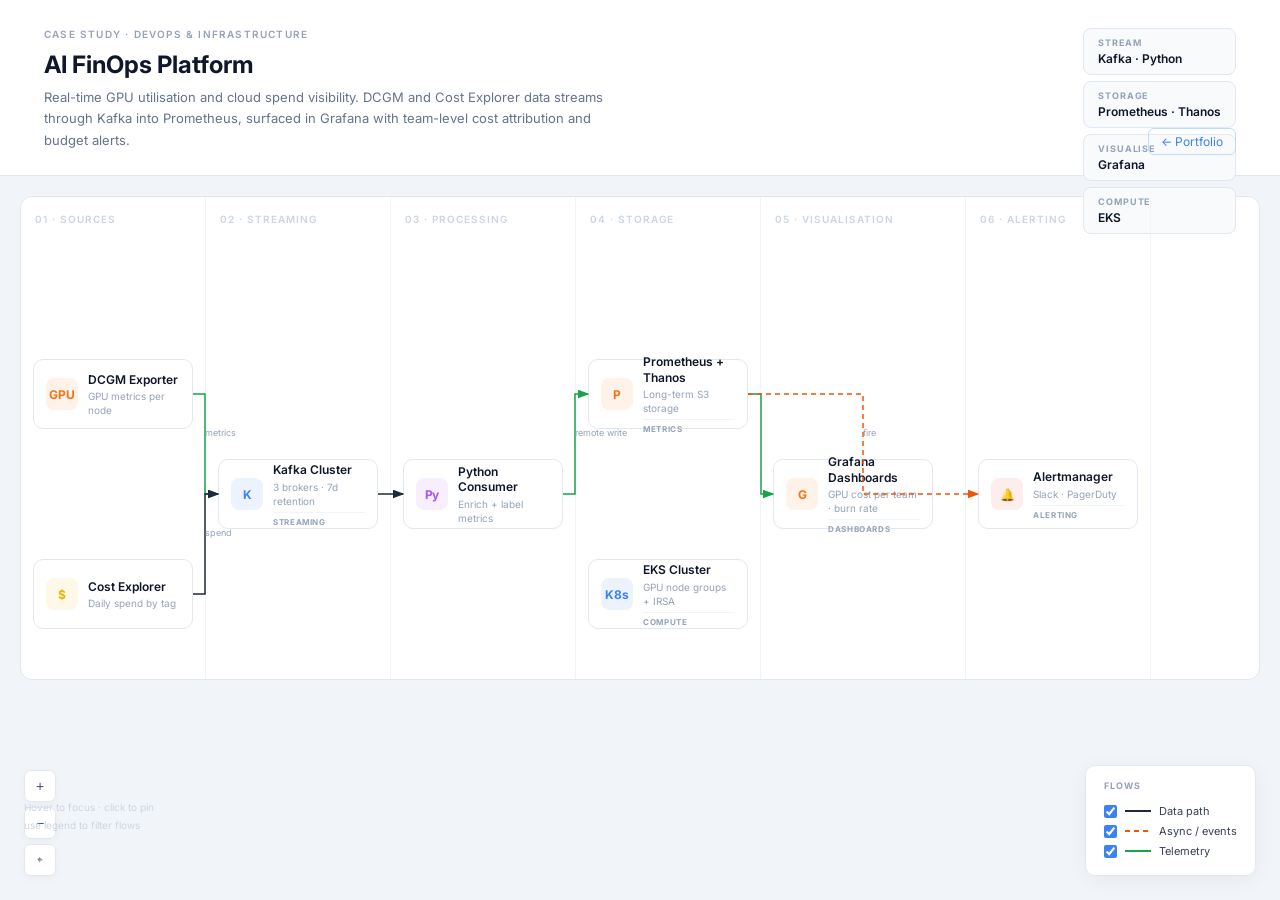
<file: diagrams/ai-finops-platform.html>
<!DOCTYPE html>
<html lang="en"><head><meta charset="UTF-8"/><meta name="viewport" content="width=device-width,initial-scale=1"/>
<title>AI FinOps Platform — Architecture</title>
<link href="https://fonts.googleapis.com/css2?family=Inter:wght@400;500;600;700&display=swap" rel="stylesheet"/>
<style>
*{margin:0;padding:0;box-sizing:border-box;}
body{background:#f1f5f9;font-family:Inter,system-ui,sans-serif;min-height:100vh;}
.hdr{background:#fff;border-bottom:1px solid #e2e8f0;padding:28px 44px 24px;position:relative;}
.bc{font-size:10px;font-weight:600;letter-spacing:.12em;text-transform:uppercase;color:#94a3b8;margin-bottom:10px;}
.htitle{font-size:24px;font-weight:700;color:#0f172a;margin-bottom:8px;}
.hdesc{font-size:13px;color:#64748b;max-width:580px;line-height:1.65;}
.chips{position:absolute;top:28px;right:44px;display:flex;flex-direction:column;gap:6px;}
.chip{background:#f8fafc;border:1px solid #e2e8f0;border-radius:8px;padding:8px 14px;}
.chipk{font-size:9px;font-weight:700;letter-spacing:.1em;text-transform:uppercase;color:#94a3b8;margin-bottom:3px;}
.chipv{font-size:12px;font-weight:600;color:#0f172a;}
.bbtn{position:absolute;bottom:20px;right:44px;font-size:12px;color:#3b82f6;text-decoration:none;border:1px solid #bfdbfe;padding:5px 12px;border-radius:6px;transition:.2s;}
.bbtn:hover{background:#3b82f6;color:#fff;border-color:#3b82f6;}
.cwrap{margin:20px;background:#fff;border:1px solid #e2e8f0;border-radius:12px;overflow:hidden;cursor:grab;user-select:none;}
.cwrap:active{cursor:grabbing;}
.cinner{position:relative;transform-origin:0 0;}
.lane{position:absolute;top:0;bottom:0;border-right:1px solid #f1f5f9;pointer-events:none;}
.lhdr{position:absolute;top:16px;left:14px;font-size:10px;font-weight:600;letter-spacing:.1em;text-transform:uppercase;color:#cbd5e1;white-space:nowrap;}
.node{position:absolute;height:70px;background:#fff;border:1.5px solid #e2e8f0;border-radius:10px;padding:10px 12px;display:flex;align-items:center;gap:10px;cursor:pointer;transition:border-color .2s,box-shadow .2s,opacity .25s;}
.node:hover,.node.focused{border-color:#3b82f6;box-shadow:0 0 0 3px #3b82f612;z-index:10;}
.node.pinned{border-color:#2563eb;box-shadow:0 0 0 4px #2563eb1a;z-index:11;}
.node.dimmed{opacity:.15;pointer-events:none;}
.ni{width:32px;height:32px;border-radius:8px;display:flex;align-items:center;justify-content:center;font-size:12px;font-weight:700;flex-shrink:0;letter-spacing:-.02em;}
.nc{flex:1;min-width:0;}
.nname{font-size:12px;font-weight:600;color:#0f172a;line-height:1.3;}
.nsub{font-size:10px;color:#94a3b8;margin-top:2px;line-height:1.4;}
.nbadge{font-size:8px;font-weight:700;letter-spacing:.08em;text-transform:uppercase;color:#94a3b8;border-top:1px solid #f1f5f9;padding-top:4px;margin-top:4px;}
.esvg{position:absolute;inset:0;pointer-events:none;overflow:visible;}
.ea{animation:fl 1.6s linear infinite;}
@keyframes fl{to{stroke-dashoffset:-18;}}
.elbl{font-size:9px;fill:#94a3b8;font-family:Inter,sans-serif;}
path.dim{opacity:.08!important;}
.legend{position:fixed;bottom:24px;right:24px;background:#fff;border:1px solid #e2e8f0;border-radius:10px;padding:14px 18px;z-index:200;box-shadow:0 4px 20px #0000000d;}
.ltit{font-size:9px;font-weight:700;letter-spacing:.12em;text-transform:uppercase;color:#94a3b8;margin-bottom:10px;}
.lrow{display:flex;align-items:center;gap:8px;font-size:11px;color:#374151;padding:3px 0;cursor:pointer;}
.lrow input{cursor:pointer;accent-color:#3b82f6;width:13px;height:13px;}
.zctrl{position:fixed;bottom:24px;left:24px;display:flex;flex-direction:column;gap:5px;z-index:200;}
.zb{width:32px;height:32px;background:#fff;border:1px solid #e2e8f0;border-radius:7px;font-size:14px;color:#475569;cursor:pointer;display:flex;align-items:center;justify-content:center;box-shadow:0 2px 8px #0000000a;transition:.2s;}
.zb:hover{border-color:#3b82f6;color:#3b82f6;}
.hint{position:fixed;bottom:66px;left:24px;font-size:10px;color:#cbd5e1;z-index:200;line-height:1.8;}
</style></head><body>
<div class="hdr"><div class="bc">CASE STUDY · DEVOPS & INFRASTRUCTURE</div><h1 class="htitle">AI FinOps Platform</h1><p class="hdesc">Real-time GPU utilisation and cloud spend visibility. DCGM and Cost Explorer data streams through Kafka into Prometheus, surfaced in Grafana with team-level cost attribution and budget alerts.</p><div class="chips"><div class="chip"><div class="chipk">STREAM</div><div class="chipv">Kafka · Python</div></div><div class="chip"><div class="chipk">STORAGE</div><div class="chipv">Prometheus · Thanos</div></div><div class="chip"><div class="chipk">VISUALISE</div><div class="chipv">Grafana</div></div><div class="chip"><div class="chipk">COMPUTE</div><div class="chipv">EKS</div></div></div><a href="https://barry-patil.github.io/#projects" class="bbtn">← Portfolio</a></div>
<div class="cwrap" id="cw"><div class="cinner" id="ci" style="width:1130px;height:482px;"><div class="lane" style="left:0px;width:185px;height:482px;"><span class="lhdr">01 · SOURCES</span></div><div class="lane" style="left:185px;width:185px;height:482px;"><span class="lhdr">02 · STREAMING</span></div><div class="lane" style="left:370px;width:185px;height:482px;"><span class="lhdr">03 · PROCESSING</span></div><div class="lane" style="left:555px;width:185px;height:482px;"><span class="lhdr">04 · STORAGE</span></div><div class="lane" style="left:740px;width:205px;height:482px;"><span class="lhdr">05 · VISUALISATION</span></div><div class="lane" style="left:945px;width:185px;height:482px;"><span class="lhdr">06 · ALERTING</span></div><div class="node" id="n-dcgm" style="left:12px;top:162px;width:160px;" data-id="dcgm"><div class="ni" style="background:#f9731618;color:#f97316;">GPU</div><div class="nc"><div class="nname">DCGM Exporter</div><div class="nsub">GPU metrics per node</div></div></div>
<div class="node" id="n-cost" style="left:12px;top:362px;width:160px;" data-id="cost"><div class="ni" style="background:#eab30818;color:#eab308;">$</div><div class="nc"><div class="nname">Cost Explorer</div><div class="nsub">Daily spend by tag</div></div></div>
<div class="node" id="n-kafka" style="left:197px;top:262px;width:160px;" data-id="kafka"><div class="ni" style="background:#3b82f618;color:#3b82f6;">K</div><div class="nc"><div class="nname">Kafka Cluster</div><div class="nsub">3 brokers · 7d retention</div><div class="nbadge">STREAMING</div></div></div>
<div class="node" id="n-py" style="left:382px;top:262px;width:160px;" data-id="py"><div class="ni" style="background:#a855f718;color:#a855f7;">Py</div><div class="nc"><div class="nname">Python Consumer</div><div class="nsub">Enrich + label metrics</div></div></div>
<div class="node" id="n-prom" style="left:567px;top:162px;width:160px;" data-id="prom"><div class="ni" style="background:#f9731618;color:#f97316;">P</div><div class="nc"><div class="nname">Prometheus + Thanos</div><div class="nsub">Long-term S3 storage</div><div class="nbadge">METRICS</div></div></div>
<div class="node" id="n-eks" style="left:567px;top:362px;width:160px;" data-id="eks"><div class="ni" style="background:#3b82f618;color:#3b82f6;">K8s</div><div class="nc"><div class="nname">EKS Cluster</div><div class="nsub">GPU node groups + IRSA</div><div class="nbadge">COMPUTE</div></div></div>
<div class="node" id="n-grafana" style="left:752px;top:262px;width:160px;" data-id="grafana"><div class="ni" style="background:#f9731618;color:#f97316;">G</div><div class="nc"><div class="nname">Grafana Dashboards</div><div class="nsub">GPU cost per team · burn rate</div><div class="nbadge">DASHBOARDS</div></div></div>
<div class="node" id="n-alert" style="left:957px;top:262px;width:160px;" data-id="alert"><div class="ni" style="background:#ef444418;color:#ef4444;">🔔</div><div class="nc"><div class="nname">Alertmanager</div><div class="nsub">Slack · PagerDuty</div><div class="nbadge">ALERTING</div></div></div><svg class="esvg" width="1130" height="482"><defs><marker id="auser" markerWidth="8" markerHeight="6" refX="7" refY="3" orient="auto"><polygon points="0 0,8 3,0 6" fill="#2563eb"/></marker><marker id="adata" markerWidth="8" markerHeight="6" refX="7" refY="3" orient="auto"><polygon points="0 0,8 3,0 6" fill="#1e293b"/></marker><marker id="aasync" markerWidth="8" markerHeight="6" refX="7" refY="3" orient="auto"><polygon points="0 0,8 3,0 6" fill="#ea580c"/></marker><marker id="atelemetry" markerWidth="8" markerHeight="6" refX="7" refY="3" orient="auto"><polygon points="0 0,8 3,0 6" fill="#16a34a"/></marker><marker id="acicd" markerWidth="8" markerHeight="6" refX="7" refY="3" orient="auto"><polygon points="0 0,8 3,0 6" fill="#475569"/></marker><marker id="aconfig" markerWidth="8" markerHeight="6" refX="7" refY="3" orient="auto"><polygon points="0 0,8 3,0 6" fill="#b45309"/></marker><marker id="acontrol" markerWidth="8" markerHeight="6" refX="7" refY="3" orient="auto"><polygon points="0 0,8 3,0 6" fill="#7c3aed"/></marker></defs><path class="es" d="M172,197 L184,197 L184,297 L197,297" stroke="#16a34a" stroke-width="1.5" fill="none"  data-flow="telemetry" data-from="dcgm" data-to="kafka" marker-end="url(#atelemetry)"/><text x="184" y="239" class="elbl">metrics</text>
<path class="es" d="M172,397 L184,397 L184,297 L197,297" stroke="#1e293b" stroke-width="1.5" fill="none"  data-flow="data" data-from="cost" data-to="kafka" marker-end="url(#adata)"/><text x="184" y="339" class="elbl">spend</text>
<path class="es" d="M357,297 L370,297 L370,297 L382,297" stroke="#1e293b" stroke-width="1.5" fill="none"  data-flow="data" data-from="kafka" data-to="py" marker-end="url(#adata)"/>
<path class="es" d="M542,297 L554,297 L554,197 L567,197" stroke="#16a34a" stroke-width="1.5" fill="none"  data-flow="telemetry" data-from="py" data-to="prom" marker-end="url(#atelemetry)"/><text x="554" y="239" class="elbl">remote write</text>
<path class="es" d="M727,197 L740,197 L740,297 L752,297" stroke="#16a34a" stroke-width="1.5" fill="none"  data-flow="telemetry" data-from="prom" data-to="grafana" marker-end="url(#atelemetry)"/>
<path class="ea" d="M727,197 L842,197 L842,297 L957,297" stroke="#ea580c" stroke-width="1.5" fill="none" stroke-dasharray="5,4" data-flow="async" data-from="prom" data-to="alert" marker-end="url(#aasync)"/><text x="842" y="239" class="elbl">fire</text></svg></div></div>
<div class="legend"><div class="ltit">FLOWS</div><label class="lrow"><input type="checkbox" checked data-flow="data"/><svg width="26" height="10"><line x1="0" y1="5" x2="26" y2="5" stroke="#1e293b" stroke-width="2" style=""/></svg><span>Data path</span></label>
<label class="lrow"><input type="checkbox" checked data-flow="async"/><svg width="26" height="10"><line x1="0" y1="5" x2="26" y2="5" stroke="#ea580c" stroke-width="2" style="stroke-dasharray:5,4"/></svg><span>Async / events</span></label>
<label class="lrow"><input type="checkbox" checked data-flow="telemetry"/><svg width="26" height="10"><line x1="0" y1="5" x2="26" y2="5" stroke="#16a34a" stroke-width="2" style=""/></svg><span>Telemetry</span></label>
</div>
<div class="zctrl"><button class="zb" id="zi">+</button><button class="zb" id="zo">−</button><button class="zb" id="zr" style="font-size:10px">⌖</button></div>
<div class="hint">Hover to focus · click to pin<br>use legend to filter flows</div>
<script>
const cw=document.getElementById('cw'),ci=document.getElementById('ci');
let sc=1,tx=0,ty=0,dr=false,lx=0,ly=0;
function aT(){ci.style.transform=`translate(${tx}px,${ty}px) scale(${sc})`;}
cw.addEventListener('wheel',e=>{e.preventDefault();const r=cw.getBoundingClientRect(),mx=e.clientX-r.left-tx,my=e.clientY-r.top-ty,d=e.deltaY>0?.88:1.12,ns=Math.max(.25,Math.min(3,sc*d));tx-=mx*(ns-sc);ty-=my*(ns-sc);sc=ns;aT();},{passive:false});
cw.addEventListener('mousedown',e=>{if(!e.target.closest('.node')){dr=true;lx=e.clientX;ly=e.clientY;}});
window.addEventListener('mousemove',e=>{if(!dr)return;tx+=e.clientX-lx;ty+=e.clientY-ly;lx=e.clientX;ly=e.clientY;aT();});
window.addEventListener('mouseup',()=>dr=false);
document.getElementById('zi').onclick=()=>{sc=Math.min(3,sc*1.2);aT();};
document.getElementById('zo').onclick=()=>{sc=Math.max(.25,sc/1.2);aT();};
document.getElementById('zr').onclick=()=>{sc=1;tx=0;ty=0;aT();};

const allNodes=document.querySelectorAll('.node');
let pinned=null;
function focusNode(n){
  allNodes.forEach(x=>x!==n?x.classList.add('dimmed'):x.classList.remove('dimmed'));
  n.classList.add('focused');
  const id=n.dataset.id;
  document.querySelectorAll('path[data-flow]').forEach(p=>p.classList.toggle('dim',p.dataset.from!==id&&p.dataset.to!==id));
}
function clearFocus(){allNodes.forEach(x=>x.classList.remove('dimmed','focused','pinned'));document.querySelectorAll('path[data-flow]').forEach(p=>p.classList.remove('dim'));}
allNodes.forEach(n=>{
  n.addEventListener('mouseenter',()=>{if(!pinned)focusNode(n);});
  n.addEventListener('mouseleave',()=>{if(!pinned)clearFocus();});
  n.addEventListener('click',e=>{e.stopPropagation();if(pinned===n){pinned=null;clearFocus();}else{pinned=n;clearFocus();n.classList.add('pinned');focusNode(n);}});
});
document.body.addEventListener('click',()=>{if(pinned){pinned=null;clearFocus();}});
document.querySelectorAll('.lrow input').forEach(cb=>{
  cb.addEventListener('change',()=>{
    document.querySelectorAll(`path[data-flow="${cb.dataset.flow}"]`).forEach(p=>p.style.display=cb.checked?'':'none');
  });
});
</script></body></html>
</file>
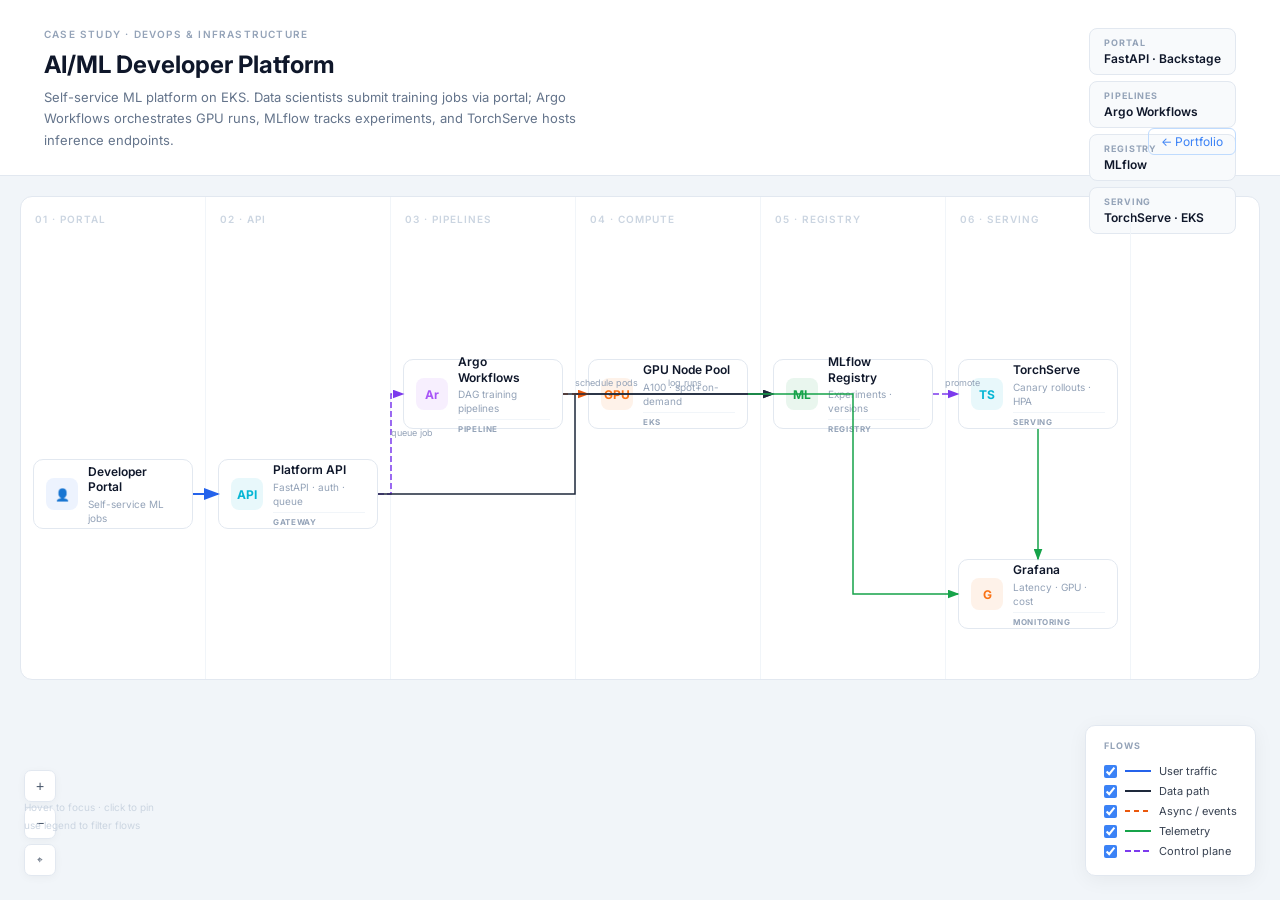
<file: diagrams/ai-ml-developer-platform.html>
<!DOCTYPE html>
<html lang="en"><head><meta charset="UTF-8"/><meta name="viewport" content="width=device-width,initial-scale=1"/>
<title>AI/ML Developer Platform — Architecture</title>
<link href="https://fonts.googleapis.com/css2?family=Inter:wght@400;500;600;700&display=swap" rel="stylesheet"/>
<style>
*{margin:0;padding:0;box-sizing:border-box;}
body{background:#f1f5f9;font-family:Inter,system-ui,sans-serif;min-height:100vh;}
.hdr{background:#fff;border-bottom:1px solid #e2e8f0;padding:28px 44px 24px;position:relative;}
.bc{font-size:10px;font-weight:600;letter-spacing:.12em;text-transform:uppercase;color:#94a3b8;margin-bottom:10px;}
.htitle{font-size:24px;font-weight:700;color:#0f172a;margin-bottom:8px;}
.hdesc{font-size:13px;color:#64748b;max-width:580px;line-height:1.65;}
.chips{position:absolute;top:28px;right:44px;display:flex;flex-direction:column;gap:6px;}
.chip{background:#f8fafc;border:1px solid #e2e8f0;border-radius:8px;padding:8px 14px;}
.chipk{font-size:9px;font-weight:700;letter-spacing:.1em;text-transform:uppercase;color:#94a3b8;margin-bottom:3px;}
.chipv{font-size:12px;font-weight:600;color:#0f172a;}
.bbtn{position:absolute;bottom:20px;right:44px;font-size:12px;color:#3b82f6;text-decoration:none;border:1px solid #bfdbfe;padding:5px 12px;border-radius:6px;transition:.2s;}
.bbtn:hover{background:#3b82f6;color:#fff;border-color:#3b82f6;}
.cwrap{margin:20px;background:#fff;border:1px solid #e2e8f0;border-radius:12px;overflow:hidden;cursor:grab;user-select:none;}
.cwrap:active{cursor:grabbing;}
.cinner{position:relative;transform-origin:0 0;}
.lane{position:absolute;top:0;bottom:0;border-right:1px solid #f1f5f9;pointer-events:none;}
.lhdr{position:absolute;top:16px;left:14px;font-size:10px;font-weight:600;letter-spacing:.1em;text-transform:uppercase;color:#cbd5e1;white-space:nowrap;}
.node{position:absolute;height:70px;background:#fff;border:1.5px solid #e2e8f0;border-radius:10px;padding:10px 12px;display:flex;align-items:center;gap:10px;cursor:pointer;transition:border-color .2s,box-shadow .2s,opacity .25s;}
.node:hover,.node.focused{border-color:#3b82f6;box-shadow:0 0 0 3px #3b82f612;z-index:10;}
.node.pinned{border-color:#2563eb;box-shadow:0 0 0 4px #2563eb1a;z-index:11;}
.node.dimmed{opacity:.15;pointer-events:none;}
.ni{width:32px;height:32px;border-radius:8px;display:flex;align-items:center;justify-content:center;font-size:12px;font-weight:700;flex-shrink:0;letter-spacing:-.02em;}
.nc{flex:1;min-width:0;}
.nname{font-size:12px;font-weight:600;color:#0f172a;line-height:1.3;}
.nsub{font-size:10px;color:#94a3b8;margin-top:2px;line-height:1.4;}
.nbadge{font-size:8px;font-weight:700;letter-spacing:.08em;text-transform:uppercase;color:#94a3b8;border-top:1px solid #f1f5f9;padding-top:4px;margin-top:4px;}
.esvg{position:absolute;inset:0;pointer-events:none;overflow:visible;}
.ea{animation:fl 1.6s linear infinite;}
@keyframes fl{to{stroke-dashoffset:-18;}}
.elbl{font-size:9px;fill:#94a3b8;font-family:Inter,sans-serif;}
path.dim{opacity:.08!important;}
.legend{position:fixed;bottom:24px;right:24px;background:#fff;border:1px solid #e2e8f0;border-radius:10px;padding:14px 18px;z-index:200;box-shadow:0 4px 20px #0000000d;}
.ltit{font-size:9px;font-weight:700;letter-spacing:.12em;text-transform:uppercase;color:#94a3b8;margin-bottom:10px;}
.lrow{display:flex;align-items:center;gap:8px;font-size:11px;color:#374151;padding:3px 0;cursor:pointer;}
.lrow input{cursor:pointer;accent-color:#3b82f6;width:13px;height:13px;}
.zctrl{position:fixed;bottom:24px;left:24px;display:flex;flex-direction:column;gap:5px;z-index:200;}
.zb{width:32px;height:32px;background:#fff;border:1px solid #e2e8f0;border-radius:7px;font-size:14px;color:#475569;cursor:pointer;display:flex;align-items:center;justify-content:center;box-shadow:0 2px 8px #0000000a;transition:.2s;}
.zb:hover{border-color:#3b82f6;color:#3b82f6;}
.hint{position:fixed;bottom:66px;left:24px;font-size:10px;color:#cbd5e1;z-index:200;line-height:1.8;}
</style></head><body>
<div class="hdr"><div class="bc">CASE STUDY · DEVOPS & INFRASTRUCTURE</div><h1 class="htitle">AI/ML Developer Platform</h1><p class="hdesc">Self-service ML platform on EKS. Data scientists submit training jobs via portal; Argo Workflows orchestrates GPU runs, MLflow tracks experiments, and TorchServe hosts inference endpoints.</p><div class="chips"><div class="chip"><div class="chipk">PORTAL</div><div class="chipv">FastAPI · Backstage</div></div><div class="chip"><div class="chipk">PIPELINES</div><div class="chipv">Argo Workflows</div></div><div class="chip"><div class="chipk">REGISTRY</div><div class="chipv">MLflow</div></div><div class="chip"><div class="chipk">SERVING</div><div class="chipv">TorchServe · EKS</div></div></div><a href="https://barry-patil.github.io/#projects" class="bbtn">← Portfolio</a></div>
<div class="cwrap" id="cw"><div class="cinner" id="ci" style="width:1110px;height:482px;"><div class="lane" style="left:0px;width:185px;height:482px;"><span class="lhdr">01 · PORTAL</span></div><div class="lane" style="left:185px;width:185px;height:482px;"><span class="lhdr">02 · API</span></div><div class="lane" style="left:370px;width:185px;height:482px;"><span class="lhdr">03 · PIPELINES</span></div><div class="lane" style="left:555px;width:185px;height:482px;"><span class="lhdr">04 · COMPUTE</span></div><div class="lane" style="left:740px;width:185px;height:482px;"><span class="lhdr">05 · REGISTRY</span></div><div class="lane" style="left:925px;width:185px;height:482px;"><span class="lhdr">06 · SERVING</span></div><div class="node" id="n-portal" style="left:12px;top:262px;width:160px;" data-id="portal"><div class="ni" style="background:#3b82f618;color:#3b82f6;">👤</div><div class="nc"><div class="nname">Developer Portal</div><div class="nsub">Self-service ML jobs</div></div></div>
<div class="node" id="n-api" style="left:197px;top:262px;width:160px;" data-id="api"><div class="ni" style="background:#06b6d418;color:#06b6d4;">API</div><div class="nc"><div class="nname">Platform API</div><div class="nsub">FastAPI · auth · queue</div><div class="nbadge">GATEWAY</div></div></div>
<div class="node" id="n-argo" style="left:382px;top:162px;width:160px;" data-id="argo"><div class="ni" style="background:#a855f718;color:#a855f7;">Ar</div><div class="nc"><div class="nname">Argo Workflows</div><div class="nsub">DAG training pipelines</div><div class="nbadge">PIPELINE</div></div></div>
<div class="node" id="n-gpu" style="left:567px;top:162px;width:160px;" data-id="gpu"><div class="ni" style="background:#f9731618;color:#f97316;">GPU</div><div class="nc"><div class="nname">GPU Node Pool</div><div class="nsub">A100 · spot+on-demand</div><div class="nbadge">EKS</div></div></div>
<div class="node" id="n-mlflow" style="left:752px;top:162px;width:160px;" data-id="mlflow"><div class="ni" style="background:#16a34a18;color:#16a34a;">ML</div><div class="nc"><div class="nname">MLflow Registry</div><div class="nsub">Experiments · versions</div><div class="nbadge">REGISTRY</div></div></div>
<div class="node" id="n-torch" style="left:937px;top:162px;width:160px;" data-id="torch"><div class="ni" style="background:#06b6d418;color:#06b6d4;">TS</div><div class="nc"><div class="nname">TorchServe</div><div class="nsub">Canary rollouts · HPA</div><div class="nbadge">SERVING</div></div></div>
<div class="node" id="n-mon" style="left:937px;top:362px;width:160px;" data-id="mon"><div class="ni" style="background:#f9731618;color:#f97316;">G</div><div class="nc"><div class="nname">Grafana</div><div class="nsub">Latency · GPU · cost</div><div class="nbadge">MONITORING</div></div></div><svg class="esvg" width="1110" height="482"><defs><marker id="auser" markerWidth="8" markerHeight="6" refX="7" refY="3" orient="auto"><polygon points="0 0,8 3,0 6" fill="#2563eb"/></marker><marker id="adata" markerWidth="8" markerHeight="6" refX="7" refY="3" orient="auto"><polygon points="0 0,8 3,0 6" fill="#1e293b"/></marker><marker id="aasync" markerWidth="8" markerHeight="6" refX="7" refY="3" orient="auto"><polygon points="0 0,8 3,0 6" fill="#ea580c"/></marker><marker id="atelemetry" markerWidth="8" markerHeight="6" refX="7" refY="3" orient="auto"><polygon points="0 0,8 3,0 6" fill="#16a34a"/></marker><marker id="acicd" markerWidth="8" markerHeight="6" refX="7" refY="3" orient="auto"><polygon points="0 0,8 3,0 6" fill="#475569"/></marker><marker id="aconfig" markerWidth="8" markerHeight="6" refX="7" refY="3" orient="auto"><polygon points="0 0,8 3,0 6" fill="#b45309"/></marker><marker id="acontrol" markerWidth="8" markerHeight="6" refX="7" refY="3" orient="auto"><polygon points="0 0,8 3,0 6" fill="#7c3aed"/></marker></defs><path class="es" d="M172,297 L184,297 L184,297 L197,297" stroke="#2563eb" stroke-width="2.0" fill="none"  data-flow="user" data-from="portal" data-to="api" marker-end="url(#auser)"/>
<path class="ea" d="M357,297 L370,297 L370,197 L382,197" stroke="#7c3aed" stroke-width="1.5" fill="none" stroke-dasharray="6,3" data-flow="control" data-from="api" data-to="argo" marker-end="url(#acontrol)"/><text x="370" y="239" class="elbl">queue job</text>
<path class="es" d="M357,297 L554,297 L554,197 L752,197" stroke="#1e293b" stroke-width="1.5" fill="none"  data-flow="data" data-from="api" data-to="mlflow" marker-end="url(#adata)"/>
<path class="ea" d="M542,197 L554,197 L554,197 L567,197" stroke="#ea580c" stroke-width="1.5" fill="none" stroke-dasharray="5,4" data-flow="async" data-from="argo" data-to="gpu" marker-end="url(#aasync)"/><text x="554" y="189" class="elbl">schedule pods</text>
<path class="es" d="M542,197 L647,197 L647,197 L752,197" stroke="#1e293b" stroke-width="1.5" fill="none"  data-flow="data" data-from="argo" data-to="mlflow" marker-end="url(#adata)"/><text x="647" y="189" class="elbl">log runs</text>
<path class="ea" d="M912,197 L924,197 L924,197 L937,197" stroke="#7c3aed" stroke-width="1.5" fill="none" stroke-dasharray="6,3" data-flow="control" data-from="mlflow" data-to="torch" marker-end="url(#acontrol)"/><text x="924" y="189" class="elbl">promote</text>
<path class="es" d="M727,197 L832,197 L832,397 L937,397" stroke="#16a34a" stroke-width="1.5" fill="none"  data-flow="telemetry" data-from="gpu" data-to="mon" marker-end="url(#atelemetry)"/>
<path class="es" d="M1017,232 L1017,297 L1017,297 L1017,362" stroke="#16a34a" stroke-width="1.5" fill="none"  data-flow="telemetry" data-from="torch" data-to="mon" marker-end="url(#atelemetry)"/></svg></div></div>
<div class="legend"><div class="ltit">FLOWS</div><label class="lrow"><input type="checkbox" checked data-flow="user"/><svg width="26" height="10"><line x1="0" y1="5" x2="26" y2="5" stroke="#2563eb" stroke-width="2" style=""/></svg><span>User traffic</span></label>
<label class="lrow"><input type="checkbox" checked data-flow="data"/><svg width="26" height="10"><line x1="0" y1="5" x2="26" y2="5" stroke="#1e293b" stroke-width="2" style=""/></svg><span>Data path</span></label>
<label class="lrow"><input type="checkbox" checked data-flow="async"/><svg width="26" height="10"><line x1="0" y1="5" x2="26" y2="5" stroke="#ea580c" stroke-width="2" style="stroke-dasharray:5,4"/></svg><span>Async / events</span></label>
<label class="lrow"><input type="checkbox" checked data-flow="telemetry"/><svg width="26" height="10"><line x1="0" y1="5" x2="26" y2="5" stroke="#16a34a" stroke-width="2" style=""/></svg><span>Telemetry</span></label>
<label class="lrow"><input type="checkbox" checked data-flow="control"/><svg width="26" height="10"><line x1="0" y1="5" x2="26" y2="5" stroke="#7c3aed" stroke-width="2" style="stroke-dasharray:6,3"/></svg><span>Control plane</span></label>
</div>
<div class="zctrl"><button class="zb" id="zi">+</button><button class="zb" id="zo">−</button><button class="zb" id="zr" style="font-size:10px">⌖</button></div>
<div class="hint">Hover to focus · click to pin<br>use legend to filter flows</div>
<script>
const cw=document.getElementById('cw'),ci=document.getElementById('ci');
let sc=1,tx=0,ty=0,dr=false,lx=0,ly=0;
function aT(){ci.style.transform=`translate(${tx}px,${ty}px) scale(${sc})`;}
cw.addEventListener('wheel',e=>{e.preventDefault();const r=cw.getBoundingClientRect(),mx=e.clientX-r.left-tx,my=e.clientY-r.top-ty,d=e.deltaY>0?.88:1.12,ns=Math.max(.25,Math.min(3,sc*d));tx-=mx*(ns-sc);ty-=my*(ns-sc);sc=ns;aT();},{passive:false});
cw.addEventListener('mousedown',e=>{if(!e.target.closest('.node')){dr=true;lx=e.clientX;ly=e.clientY;}});
window.addEventListener('mousemove',e=>{if(!dr)return;tx+=e.clientX-lx;ty+=e.clientY-ly;lx=e.clientX;ly=e.clientY;aT();});
window.addEventListener('mouseup',()=>dr=false);
document.getElementById('zi').onclick=()=>{sc=Math.min(3,sc*1.2);aT();};
document.getElementById('zo').onclick=()=>{sc=Math.max(.25,sc/1.2);aT();};
document.getElementById('zr').onclick=()=>{sc=1;tx=0;ty=0;aT();};

const allNodes=document.querySelectorAll('.node');
let pinned=null;
function focusNode(n){
  allNodes.forEach(x=>x!==n?x.classList.add('dimmed'):x.classList.remove('dimmed'));
  n.classList.add('focused');
  const id=n.dataset.id;
  document.querySelectorAll('path[data-flow]').forEach(p=>p.classList.toggle('dim',p.dataset.from!==id&&p.dataset.to!==id));
}
function clearFocus(){allNodes.forEach(x=>x.classList.remove('dimmed','focused','pinned'));document.querySelectorAll('path[data-flow]').forEach(p=>p.classList.remove('dim'));}
allNodes.forEach(n=>{
  n.addEventListener('mouseenter',()=>{if(!pinned)focusNode(n);});
  n.addEventListener('mouseleave',()=>{if(!pinned)clearFocus();});
  n.addEventListener('click',e=>{e.stopPropagation();if(pinned===n){pinned=null;clearFocus();}else{pinned=n;clearFocus();n.classList.add('pinned');focusNode(n);}});
});
document.body.addEventListener('click',()=>{if(pinned){pinned=null;clearFocus();}});
document.querySelectorAll('.lrow input').forEach(cb=>{
  cb.addEventListener('change',()=>{
    document.querySelectorAll(`path[data-flow="${cb.dataset.flow}"]`).forEach(p=>p.style.display=cb.checked?'':'none');
  });
});
</script></body></html>
</file>
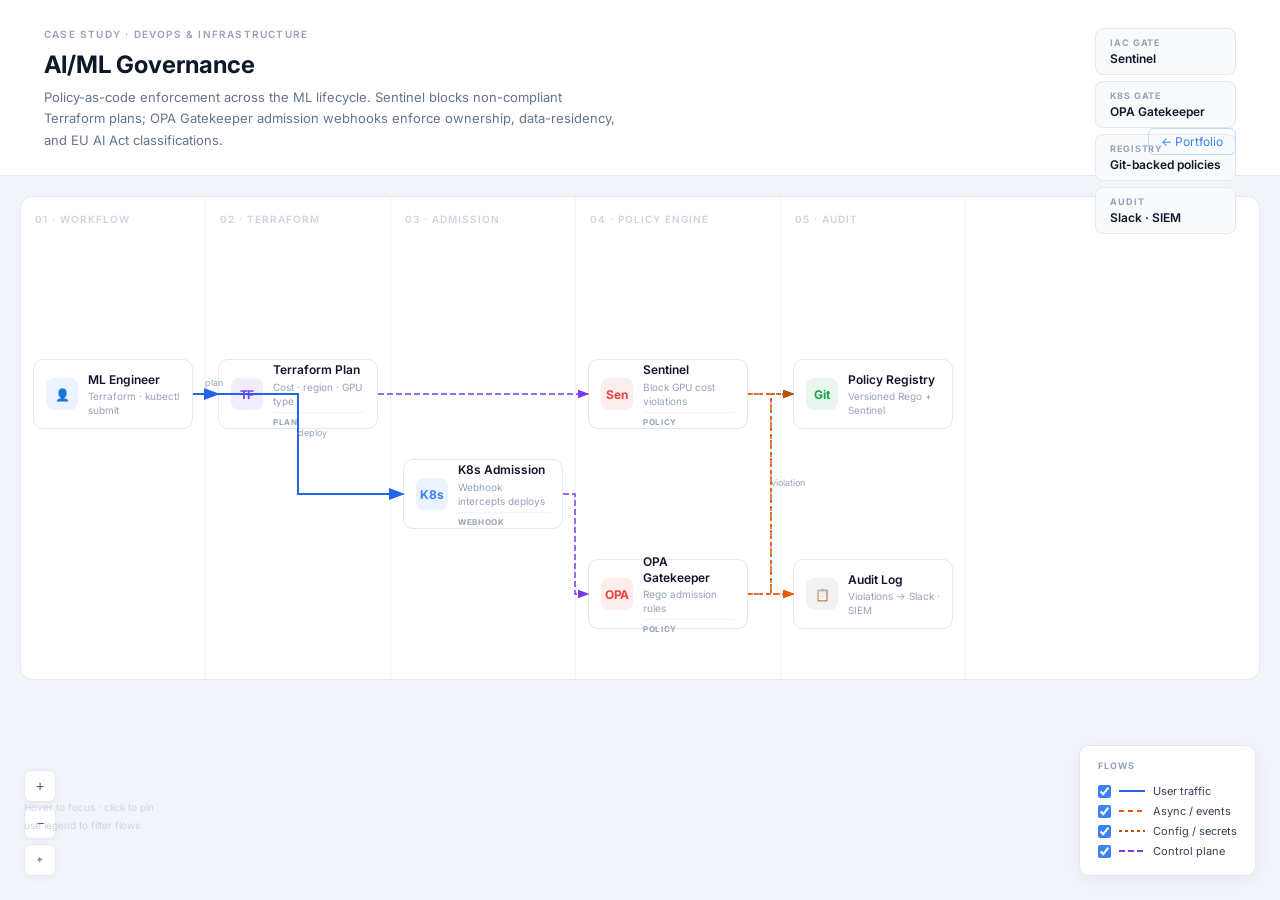
<file: diagrams/ai-ml-governance.html>
<!DOCTYPE html>
<html lang="en"><head><meta charset="UTF-8"/><meta name="viewport" content="width=device-width,initial-scale=1"/>
<title>AI/ML Governance — Architecture</title>
<link href="https://fonts.googleapis.com/css2?family=Inter:wght@400;500;600;700&display=swap" rel="stylesheet"/>
<style>
*{margin:0;padding:0;box-sizing:border-box;}
body{background:#f1f5f9;font-family:Inter,system-ui,sans-serif;min-height:100vh;}
.hdr{background:#fff;border-bottom:1px solid #e2e8f0;padding:28px 44px 24px;position:relative;}
.bc{font-size:10px;font-weight:600;letter-spacing:.12em;text-transform:uppercase;color:#94a3b8;margin-bottom:10px;}
.htitle{font-size:24px;font-weight:700;color:#0f172a;margin-bottom:8px;}
.hdesc{font-size:13px;color:#64748b;max-width:580px;line-height:1.65;}
.chips{position:absolute;top:28px;right:44px;display:flex;flex-direction:column;gap:6px;}
.chip{background:#f8fafc;border:1px solid #e2e8f0;border-radius:8px;padding:8px 14px;}
.chipk{font-size:9px;font-weight:700;letter-spacing:.1em;text-transform:uppercase;color:#94a3b8;margin-bottom:3px;}
.chipv{font-size:12px;font-weight:600;color:#0f172a;}
.bbtn{position:absolute;bottom:20px;right:44px;font-size:12px;color:#3b82f6;text-decoration:none;border:1px solid #bfdbfe;padding:5px 12px;border-radius:6px;transition:.2s;}
.bbtn:hover{background:#3b82f6;color:#fff;border-color:#3b82f6;}
.cwrap{margin:20px;background:#fff;border:1px solid #e2e8f0;border-radius:12px;overflow:hidden;cursor:grab;user-select:none;}
.cwrap:active{cursor:grabbing;}
.cinner{position:relative;transform-origin:0 0;}
.lane{position:absolute;top:0;bottom:0;border-right:1px solid #f1f5f9;pointer-events:none;}
.lhdr{position:absolute;top:16px;left:14px;font-size:10px;font-weight:600;letter-spacing:.1em;text-transform:uppercase;color:#cbd5e1;white-space:nowrap;}
.node{position:absolute;height:70px;background:#fff;border:1.5px solid #e2e8f0;border-radius:10px;padding:10px 12px;display:flex;align-items:center;gap:10px;cursor:pointer;transition:border-color .2s,box-shadow .2s,opacity .25s;}
.node:hover,.node.focused{border-color:#3b82f6;box-shadow:0 0 0 3px #3b82f612;z-index:10;}
.node.pinned{border-color:#2563eb;box-shadow:0 0 0 4px #2563eb1a;z-index:11;}
.node.dimmed{opacity:.15;pointer-events:none;}
.ni{width:32px;height:32px;border-radius:8px;display:flex;align-items:center;justify-content:center;font-size:12px;font-weight:700;flex-shrink:0;letter-spacing:-.02em;}
.nc{flex:1;min-width:0;}
.nname{font-size:12px;font-weight:600;color:#0f172a;line-height:1.3;}
.nsub{font-size:10px;color:#94a3b8;margin-top:2px;line-height:1.4;}
.nbadge{font-size:8px;font-weight:700;letter-spacing:.08em;text-transform:uppercase;color:#94a3b8;border-top:1px solid #f1f5f9;padding-top:4px;margin-top:4px;}
.esvg{position:absolute;inset:0;pointer-events:none;overflow:visible;}
.ea{animation:fl 1.6s linear infinite;}
@keyframes fl{to{stroke-dashoffset:-18;}}
.elbl{font-size:9px;fill:#94a3b8;font-family:Inter,sans-serif;}
path.dim{opacity:.08!important;}
.legend{position:fixed;bottom:24px;right:24px;background:#fff;border:1px solid #e2e8f0;border-radius:10px;padding:14px 18px;z-index:200;box-shadow:0 4px 20px #0000000d;}
.ltit{font-size:9px;font-weight:700;letter-spacing:.12em;text-transform:uppercase;color:#94a3b8;margin-bottom:10px;}
.lrow{display:flex;align-items:center;gap:8px;font-size:11px;color:#374151;padding:3px 0;cursor:pointer;}
.lrow input{cursor:pointer;accent-color:#3b82f6;width:13px;height:13px;}
.zctrl{position:fixed;bottom:24px;left:24px;display:flex;flex-direction:column;gap:5px;z-index:200;}
.zb{width:32px;height:32px;background:#fff;border:1px solid #e2e8f0;border-radius:7px;font-size:14px;color:#475569;cursor:pointer;display:flex;align-items:center;justify-content:center;box-shadow:0 2px 8px #0000000a;transition:.2s;}
.zb:hover{border-color:#3b82f6;color:#3b82f6;}
.hint{position:fixed;bottom:66px;left:24px;font-size:10px;color:#cbd5e1;z-index:200;line-height:1.8;}
</style></head><body>
<div class="hdr"><div class="bc">CASE STUDY · DEVOPS & INFRASTRUCTURE</div><h1 class="htitle">AI/ML Governance</h1><p class="hdesc">Policy-as-code enforcement across the ML lifecycle. Sentinel blocks non-compliant Terraform plans; OPA Gatekeeper admission webhooks enforce ownership, data-residency, and EU AI Act classifications.</p><div class="chips"><div class="chip"><div class="chipk">IaC GATE</div><div class="chipv">Sentinel</div></div><div class="chip"><div class="chipk">K8s GATE</div><div class="chipv">OPA Gatekeeper</div></div><div class="chip"><div class="chipk">REGISTRY</div><div class="chipv">Git-backed policies</div></div><div class="chip"><div class="chipk">AUDIT</div><div class="chipv">Slack · SIEM</div></div></div><a href="https://barry-patil.github.io/#projects" class="bbtn">← Portfolio</a></div>
<div class="cwrap" id="cw"><div class="cinner" id="ci" style="width:945px;height:482px;"><div class="lane" style="left:0px;width:185px;height:482px;"><span class="lhdr">01 · WORKFLOW</span></div><div class="lane" style="left:185px;width:185px;height:482px;"><span class="lhdr">02 · TERRAFORM</span></div><div class="lane" style="left:370px;width:185px;height:482px;"><span class="lhdr">03 · ADMISSION</span></div><div class="lane" style="left:555px;width:205px;height:482px;"><span class="lhdr">04 · POLICY ENGINE</span></div><div class="lane" style="left:760px;width:185px;height:482px;"><span class="lhdr">05 · AUDIT</span></div><div class="node" id="n-eng" style="left:12px;top:162px;width:160px;" data-id="eng"><div class="ni" style="background:#3b82f618;color:#3b82f6;">👤</div><div class="nc"><div class="nname">ML Engineer</div><div class="nsub">Terraform · kubectl submit</div></div></div>
<div class="node" id="n-tfe" style="left:197px;top:162px;width:160px;" data-id="tfe"><div class="ni" style="background:#7c3aed18;color:#7c3aed;">TF</div><div class="nc"><div class="nname">Terraform Plan</div><div class="nsub">Cost · region · GPU type</div><div class="nbadge">PLAN</div></div></div>
<div class="node" id="n-k8s" style="left:382px;top:262px;width:160px;" data-id="k8s"><div class="ni" style="background:#3b82f618;color:#3b82f6;">K8s</div><div class="nc"><div class="nname">K8s Admission</div><div class="nsub">Webhook intercepts deploys</div><div class="nbadge">WEBHOOK</div></div></div>
<div class="node" id="n-sentinel" style="left:567px;top:162px;width:160px;" data-id="sentinel"><div class="ni" style="background:#ef444418;color:#ef4444;">Sen</div><div class="nc"><div class="nname">Sentinel</div><div class="nsub">Block GPU cost violations</div><div class="nbadge">POLICY</div></div></div>
<div class="node" id="n-opa" style="left:567px;top:362px;width:160px;" data-id="opa"><div class="ni" style="background:#ef444418;color:#ef4444;">OPA</div><div class="nc"><div class="nname">OPA Gatekeeper</div><div class="nsub">Rego admission rules</div><div class="nbadge">POLICY</div></div></div>
<div class="node" id="n-reg" style="left:772px;top:162px;width:160px;" data-id="reg"><div class="ni" style="background:#16a34a18;color:#16a34a;">Git</div><div class="nc"><div class="nname">Policy Registry</div><div class="nsub">Versioned Rego + Sentinel</div></div></div>
<div class="node" id="n-audit" style="left:772px;top:362px;width:160px;" data-id="audit"><div class="ni" style="background:#64748b18;color:#64748b;">📋</div><div class="nc"><div class="nname">Audit Log</div><div class="nsub">Violations → Slack · SIEM</div></div></div><svg class="esvg" width="945" height="482"><defs><marker id="auser" markerWidth="8" markerHeight="6" refX="7" refY="3" orient="auto"><polygon points="0 0,8 3,0 6" fill="#2563eb"/></marker><marker id="adata" markerWidth="8" markerHeight="6" refX="7" refY="3" orient="auto"><polygon points="0 0,8 3,0 6" fill="#1e293b"/></marker><marker id="aasync" markerWidth="8" markerHeight="6" refX="7" refY="3" orient="auto"><polygon points="0 0,8 3,0 6" fill="#ea580c"/></marker><marker id="atelemetry" markerWidth="8" markerHeight="6" refX="7" refY="3" orient="auto"><polygon points="0 0,8 3,0 6" fill="#16a34a"/></marker><marker id="acicd" markerWidth="8" markerHeight="6" refX="7" refY="3" orient="auto"><polygon points="0 0,8 3,0 6" fill="#475569"/></marker><marker id="aconfig" markerWidth="8" markerHeight="6" refX="7" refY="3" orient="auto"><polygon points="0 0,8 3,0 6" fill="#b45309"/></marker><marker id="acontrol" markerWidth="8" markerHeight="6" refX="7" refY="3" orient="auto"><polygon points="0 0,8 3,0 6" fill="#7c3aed"/></marker></defs><path class="es" d="M172,197 L184,197 L184,197 L197,197" stroke="#2563eb" stroke-width="2.0" fill="none"  data-flow="user" data-from="eng" data-to="tfe" marker-end="url(#auser)"/><text x="184" y="189" class="elbl">plan</text>
<path class="es" d="M172,197 L277,197 L277,297 L382,297" stroke="#2563eb" stroke-width="2.0" fill="none"  data-flow="user" data-from="eng" data-to="k8s" marker-end="url(#auser)"/><text x="277" y="239" class="elbl">deploy</text>
<path class="ea" d="M357,197 L462,197 L462,197 L567,197" stroke="#7c3aed" stroke-width="1.5" fill="none" stroke-dasharray="6,3" data-flow="control" data-from="tfe" data-to="sentinel" marker-end="url(#acontrol)"/>
<path class="ea" d="M542,297 L554,297 L554,397 L567,397" stroke="#7c3aed" stroke-width="1.5" fill="none" stroke-dasharray="6,3" data-flow="control" data-from="k8s" data-to="opa" marker-end="url(#acontrol)"/>
<path class="ea" d="M727,197 L750,197 L750,197 L772,197" stroke="#b45309" stroke-width="1.5" fill="none" stroke-dasharray="3,3" data-flow="config" data-from="sentinel" data-to="reg" marker-end="url(#aconfig)"/>
<path class="ea" d="M727,397 L750,397 L750,197 L772,197" stroke="#b45309" stroke-width="1.5" fill="none" stroke-dasharray="3,3" data-flow="config" data-from="opa" data-to="reg" marker-end="url(#aconfig)"/>
<path class="ea" d="M727,197 L750,197 L750,397 L772,397" stroke="#ea580c" stroke-width="1.5" fill="none" stroke-dasharray="5,4" data-flow="async" data-from="sentinel" data-to="audit" marker-end="url(#aasync)"/><text x="750" y="289" class="elbl">violation</text>
<path class="ea" d="M727,397 L750,397 L750,397 L772,397" stroke="#ea580c" stroke-width="1.5" fill="none" stroke-dasharray="5,4" data-flow="async" data-from="opa" data-to="audit" marker-end="url(#aasync)"/></svg></div></div>
<div class="legend"><div class="ltit">FLOWS</div><label class="lrow"><input type="checkbox" checked data-flow="user"/><svg width="26" height="10"><line x1="0" y1="5" x2="26" y2="5" stroke="#2563eb" stroke-width="2" style=""/></svg><span>User traffic</span></label>
<label class="lrow"><input type="checkbox" checked data-flow="async"/><svg width="26" height="10"><line x1="0" y1="5" x2="26" y2="5" stroke="#ea580c" stroke-width="2" style="stroke-dasharray:5,4"/></svg><span>Async / events</span></label>
<label class="lrow"><input type="checkbox" checked data-flow="config"/><svg width="26" height="10"><line x1="0" y1="5" x2="26" y2="5" stroke="#b45309" stroke-width="2" style="stroke-dasharray:3,3"/></svg><span>Config / secrets</span></label>
<label class="lrow"><input type="checkbox" checked data-flow="control"/><svg width="26" height="10"><line x1="0" y1="5" x2="26" y2="5" stroke="#7c3aed" stroke-width="2" style="stroke-dasharray:6,3"/></svg><span>Control plane</span></label>
</div>
<div class="zctrl"><button class="zb" id="zi">+</button><button class="zb" id="zo">−</button><button class="zb" id="zr" style="font-size:10px">⌖</button></div>
<div class="hint">Hover to focus · click to pin<br>use legend to filter flows</div>
<script>
const cw=document.getElementById('cw'),ci=document.getElementById('ci');
let sc=1,tx=0,ty=0,dr=false,lx=0,ly=0;
function aT(){ci.style.transform=`translate(${tx}px,${ty}px) scale(${sc})`;}
cw.addEventListener('wheel',e=>{e.preventDefault();const r=cw.getBoundingClientRect(),mx=e.clientX-r.left-tx,my=e.clientY-r.top-ty,d=e.deltaY>0?.88:1.12,ns=Math.max(.25,Math.min(3,sc*d));tx-=mx*(ns-sc);ty-=my*(ns-sc);sc=ns;aT();},{passive:false});
cw.addEventListener('mousedown',e=>{if(!e.target.closest('.node')){dr=true;lx=e.clientX;ly=e.clientY;}});
window.addEventListener('mousemove',e=>{if(!dr)return;tx+=e.clientX-lx;ty+=e.clientY-ly;lx=e.clientX;ly=e.clientY;aT();});
window.addEventListener('mouseup',()=>dr=false);
document.getElementById('zi').onclick=()=>{sc=Math.min(3,sc*1.2);aT();};
document.getElementById('zo').onclick=()=>{sc=Math.max(.25,sc/1.2);aT();};
document.getElementById('zr').onclick=()=>{sc=1;tx=0;ty=0;aT();};

const allNodes=document.querySelectorAll('.node');
let pinned=null;
function focusNode(n){
  allNodes.forEach(x=>x!==n?x.classList.add('dimmed'):x.classList.remove('dimmed'));
  n.classList.add('focused');
  const id=n.dataset.id;
  document.querySelectorAll('path[data-flow]').forEach(p=>p.classList.toggle('dim',p.dataset.from!==id&&p.dataset.to!==id));
}
function clearFocus(){allNodes.forEach(x=>x.classList.remove('dimmed','focused','pinned'));document.querySelectorAll('path[data-flow]').forEach(p=>p.classList.remove('dim'));}
allNodes.forEach(n=>{
  n.addEventListener('mouseenter',()=>{if(!pinned)focusNode(n);});
  n.addEventListener('mouseleave',()=>{if(!pinned)clearFocus();});
  n.addEventListener('click',e=>{e.stopPropagation();if(pinned===n){pinned=null;clearFocus();}else{pinned=n;clearFocus();n.classList.add('pinned');focusNode(n);}});
});
document.body.addEventListener('click',()=>{if(pinned){pinned=null;clearFocus();}});
document.querySelectorAll('.lrow input').forEach(cb=>{
  cb.addEventListener('change',()=>{
    document.querySelectorAll(`path[data-flow="${cb.dataset.flow}"]`).forEach(p=>p.style.display=cb.checked?'':'none');
  });
});
</script></body></html>
</file>
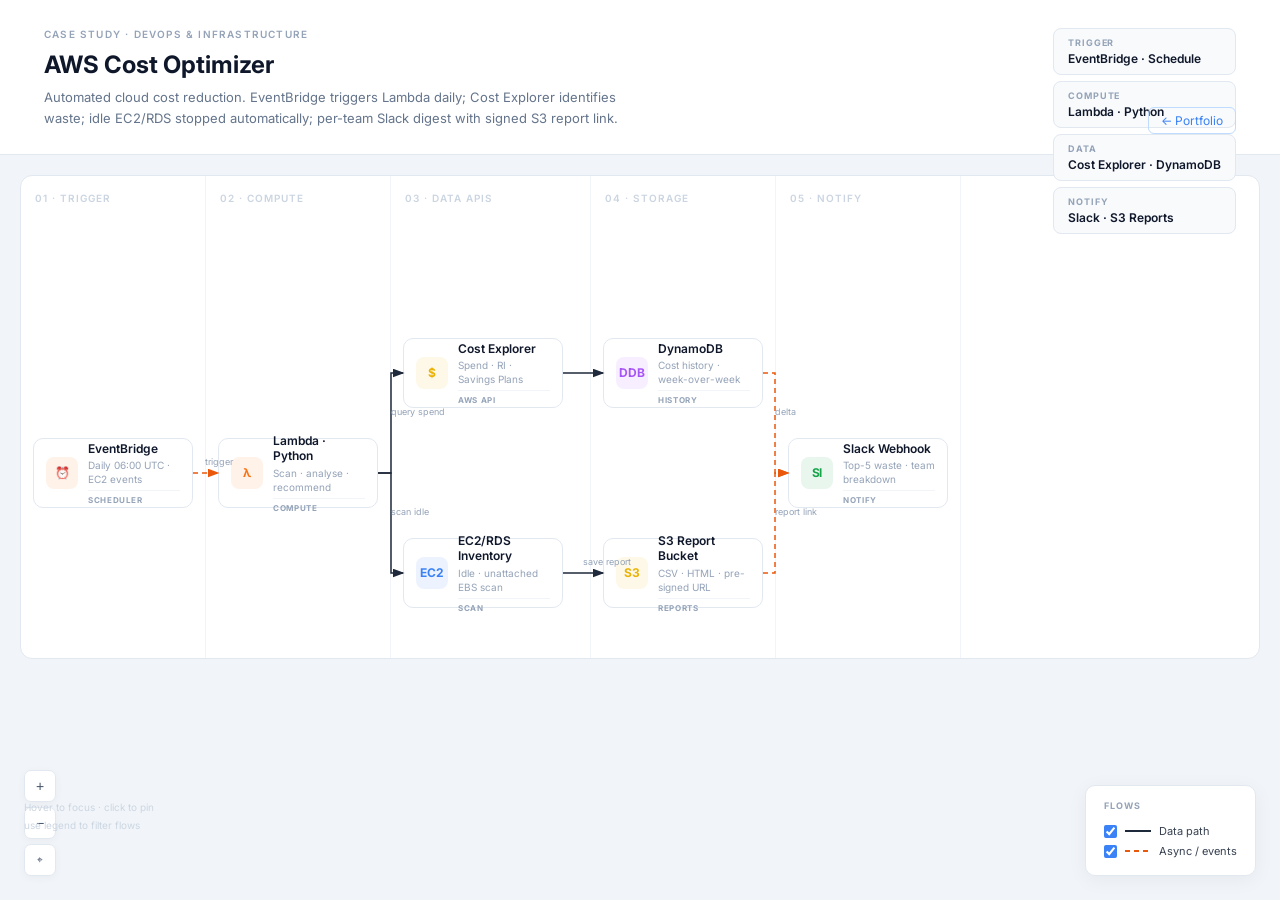
<file: diagrams/aws-cost-optimizer.html>
<!DOCTYPE html>
<html lang="en"><head><meta charset="UTF-8"/><meta name="viewport" content="width=device-width,initial-scale=1"/>
<title>AWS Cost Optimizer — Architecture</title>
<link href="https://fonts.googleapis.com/css2?family=Inter:wght@400;500;600;700&display=swap" rel="stylesheet"/>
<style>
*{margin:0;padding:0;box-sizing:border-box;}
body{background:#f1f5f9;font-family:Inter,system-ui,sans-serif;min-height:100vh;}
.hdr{background:#fff;border-bottom:1px solid #e2e8f0;padding:28px 44px 24px;position:relative;}
.bc{font-size:10px;font-weight:600;letter-spacing:.12em;text-transform:uppercase;color:#94a3b8;margin-bottom:10px;}
.htitle{font-size:24px;font-weight:700;color:#0f172a;margin-bottom:8px;}
.hdesc{font-size:13px;color:#64748b;max-width:580px;line-height:1.65;}
.chips{position:absolute;top:28px;right:44px;display:flex;flex-direction:column;gap:6px;}
.chip{background:#f8fafc;border:1px solid #e2e8f0;border-radius:8px;padding:8px 14px;}
.chipk{font-size:9px;font-weight:700;letter-spacing:.1em;text-transform:uppercase;color:#94a3b8;margin-bottom:3px;}
.chipv{font-size:12px;font-weight:600;color:#0f172a;}
.bbtn{position:absolute;bottom:20px;right:44px;font-size:12px;color:#3b82f6;text-decoration:none;border:1px solid #bfdbfe;padding:5px 12px;border-radius:6px;transition:.2s;}
.bbtn:hover{background:#3b82f6;color:#fff;border-color:#3b82f6;}
.cwrap{margin:20px;background:#fff;border:1px solid #e2e8f0;border-radius:12px;overflow:hidden;cursor:grab;user-select:none;}
.cwrap:active{cursor:grabbing;}
.cinner{position:relative;transform-origin:0 0;}
.lane{position:absolute;top:0;bottom:0;border-right:1px solid #f1f5f9;pointer-events:none;}
.lhdr{position:absolute;top:16px;left:14px;font-size:10px;font-weight:600;letter-spacing:.1em;text-transform:uppercase;color:#cbd5e1;white-space:nowrap;}
.node{position:absolute;height:70px;background:#fff;border:1.5px solid #e2e8f0;border-radius:10px;padding:10px 12px;display:flex;align-items:center;gap:10px;cursor:pointer;transition:border-color .2s,box-shadow .2s,opacity .25s;}
.node:hover,.node.focused{border-color:#3b82f6;box-shadow:0 0 0 3px #3b82f612;z-index:10;}
.node.pinned{border-color:#2563eb;box-shadow:0 0 0 4px #2563eb1a;z-index:11;}
.node.dimmed{opacity:.15;pointer-events:none;}
.ni{width:32px;height:32px;border-radius:8px;display:flex;align-items:center;justify-content:center;font-size:12px;font-weight:700;flex-shrink:0;letter-spacing:-.02em;}
.nc{flex:1;min-width:0;}
.nname{font-size:12px;font-weight:600;color:#0f172a;line-height:1.3;}
.nsub{font-size:10px;color:#94a3b8;margin-top:2px;line-height:1.4;}
.nbadge{font-size:8px;font-weight:700;letter-spacing:.08em;text-transform:uppercase;color:#94a3b8;border-top:1px solid #f1f5f9;padding-top:4px;margin-top:4px;}
.esvg{position:absolute;inset:0;pointer-events:none;overflow:visible;}
.ea{animation:fl 1.6s linear infinite;}
@keyframes fl{to{stroke-dashoffset:-18;}}
.elbl{font-size:9px;fill:#94a3b8;font-family:Inter,sans-serif;}
path.dim{opacity:.08!important;}
.legend{position:fixed;bottom:24px;right:24px;background:#fff;border:1px solid #e2e8f0;border-radius:10px;padding:14px 18px;z-index:200;box-shadow:0 4px 20px #0000000d;}
.ltit{font-size:9px;font-weight:700;letter-spacing:.12em;text-transform:uppercase;color:#94a3b8;margin-bottom:10px;}
.lrow{display:flex;align-items:center;gap:8px;font-size:11px;color:#374151;padding:3px 0;cursor:pointer;}
.lrow input{cursor:pointer;accent-color:#3b82f6;width:13px;height:13px;}
.zctrl{position:fixed;bottom:24px;left:24px;display:flex;flex-direction:column;gap:5px;z-index:200;}
.zb{width:32px;height:32px;background:#fff;border:1px solid #e2e8f0;border-radius:7px;font-size:14px;color:#475569;cursor:pointer;display:flex;align-items:center;justify-content:center;box-shadow:0 2px 8px #0000000a;transition:.2s;}
.zb:hover{border-color:#3b82f6;color:#3b82f6;}
.hint{position:fixed;bottom:66px;left:24px;font-size:10px;color:#cbd5e1;z-index:200;line-height:1.8;}
</style></head><body>
<div class="hdr"><div class="bc">CASE STUDY · DEVOPS & INFRASTRUCTURE</div><h1 class="htitle">AWS Cost Optimizer</h1><p class="hdesc">Automated cloud cost reduction. EventBridge triggers Lambda daily; Cost Explorer identifies waste; idle EC2/RDS stopped automatically; per-team Slack digest with signed S3 report link.</p><div class="chips"><div class="chip"><div class="chipk">TRIGGER</div><div class="chipv">EventBridge · Schedule</div></div><div class="chip"><div class="chipk">COMPUTE</div><div class="chipv">Lambda · Python</div></div><div class="chip"><div class="chipk">DATA</div><div class="chipv">Cost Explorer · DynamoDB</div></div><div class="chip"><div class="chipk">NOTIFY</div><div class="chipv">Slack · S3 Reports</div></div></div><a href="https://barry-patil.github.io/#projects" class="bbtn">← Portfolio</a></div>
<div class="cwrap" id="cw"><div class="cinner" id="ci" style="width:940px;height:482px;"><div class="lane" style="left:0px;width:185px;height:482px;"><span class="lhdr">01 · TRIGGER</span></div><div class="lane" style="left:185px;width:185px;height:482px;"><span class="lhdr">02 · COMPUTE</span></div><div class="lane" style="left:370px;width:200px;height:482px;"><span class="lhdr">03 · DATA APIs</span></div><div class="lane" style="left:570px;width:185px;height:482px;"><span class="lhdr">04 · STORAGE</span></div><div class="lane" style="left:755px;width:185px;height:482px;"><span class="lhdr">05 · NOTIFY</span></div><div class="node" id="n-eb" style="left:12px;top:262px;width:160px;" data-id="eb"><div class="ni" style="background:#f9731618;color:#f97316;">⏰</div><div class="nc"><div class="nname">EventBridge</div><div class="nsub">Daily 06:00 UTC · EC2 events</div><div class="nbadge">SCHEDULER</div></div></div>
<div class="node" id="n-lmb" style="left:197px;top:262px;width:160px;" data-id="lmb"><div class="ni" style="background:#f9731618;color:#f97316;">λ</div><div class="nc"><div class="nname">Lambda · Python</div><div class="nsub">Scan · analyse · recommend</div><div class="nbadge">COMPUTE</div></div></div>
<div class="node" id="n-ce" style="left:382px;top:162px;width:160px;" data-id="ce"><div class="ni" style="background:#eab30818;color:#eab308;">$</div><div class="nc"><div class="nname">Cost Explorer</div><div class="nsub">Spend · RI · Savings Plans</div><div class="nbadge">AWS API</div></div></div>
<div class="node" id="n-inv" style="left:382px;top:362px;width:160px;" data-id="inv"><div class="ni" style="background:#3b82f618;color:#3b82f6;">EC2</div><div class="nc"><div class="nname">EC2/RDS Inventory</div><div class="nsub">Idle · unattached EBS scan</div><div class="nbadge">SCAN</div></div></div>
<div class="node" id="n-ddb" style="left:582px;top:162px;width:160px;" data-id="ddb"><div class="ni" style="background:#a855f718;color:#a855f7;">DDB</div><div class="nc"><div class="nname">DynamoDB</div><div class="nsub">Cost history · week-over-week</div><div class="nbadge">HISTORY</div></div></div>
<div class="node" id="n-s3" style="left:582px;top:362px;width:160px;" data-id="s3"><div class="ni" style="background:#eab30818;color:#eab308;">S3</div><div class="nc"><div class="nname">S3 Report Bucket</div><div class="nsub">CSV · HTML · pre-signed URL</div><div class="nbadge">REPORTS</div></div></div>
<div class="node" id="n-slack" style="left:767px;top:262px;width:160px;" data-id="slack"><div class="ni" style="background:#16a34a18;color:#16a34a;">Sl</div><div class="nc"><div class="nname">Slack Webhook</div><div class="nsub">Top-5 waste · team breakdown</div><div class="nbadge">NOTIFY</div></div></div><svg class="esvg" width="940" height="482"><defs><marker id="auser" markerWidth="8" markerHeight="6" refX="7" refY="3" orient="auto"><polygon points="0 0,8 3,0 6" fill="#2563eb"/></marker><marker id="adata" markerWidth="8" markerHeight="6" refX="7" refY="3" orient="auto"><polygon points="0 0,8 3,0 6" fill="#1e293b"/></marker><marker id="aasync" markerWidth="8" markerHeight="6" refX="7" refY="3" orient="auto"><polygon points="0 0,8 3,0 6" fill="#ea580c"/></marker><marker id="atelemetry" markerWidth="8" markerHeight="6" refX="7" refY="3" orient="auto"><polygon points="0 0,8 3,0 6" fill="#16a34a"/></marker><marker id="acicd" markerWidth="8" markerHeight="6" refX="7" refY="3" orient="auto"><polygon points="0 0,8 3,0 6" fill="#475569"/></marker><marker id="aconfig" markerWidth="8" markerHeight="6" refX="7" refY="3" orient="auto"><polygon points="0 0,8 3,0 6" fill="#b45309"/></marker><marker id="acontrol" markerWidth="8" markerHeight="6" refX="7" refY="3" orient="auto"><polygon points="0 0,8 3,0 6" fill="#7c3aed"/></marker></defs><path class="ea" d="M172,297 L184,297 L184,297 L197,297" stroke="#ea580c" stroke-width="1.5" fill="none" stroke-dasharray="5,4" data-flow="async" data-from="eb" data-to="lmb" marker-end="url(#aasync)"/><text x="184" y="289" class="elbl">trigger</text>
<path class="es" d="M357,297 L370,297 L370,197 L382,197" stroke="#1e293b" stroke-width="1.5" fill="none"  data-flow="data" data-from="lmb" data-to="ce" marker-end="url(#adata)"/><text x="370" y="239" class="elbl">query spend</text>
<path class="es" d="M357,297 L370,297 L370,397 L382,397" stroke="#1e293b" stroke-width="1.5" fill="none"  data-flow="data" data-from="lmb" data-to="inv" marker-end="url(#adata)"/><text x="370" y="339" class="elbl">scan idle</text>
<path class="es" d="M542,197 L562,197 L562,197 L582,197" stroke="#1e293b" stroke-width="1.5" fill="none"  data-flow="data" data-from="ce" data-to="ddb" marker-end="url(#adata)"/>
<path class="es" d="M542,397 L562,397 L562,397 L582,397" stroke="#1e293b" stroke-width="1.5" fill="none"  data-flow="data" data-from="inv" data-to="s3" marker-end="url(#adata)"/><text x="562" y="389" class="elbl">save report</text>
<path class="ea" d="M742,197 L754,197 L754,297 L767,297" stroke="#ea580c" stroke-width="1.5" fill="none" stroke-dasharray="5,4" data-flow="async" data-from="ddb" data-to="slack" marker-end="url(#aasync)"/><text x="754" y="239" class="elbl">delta</text>
<path class="ea" d="M742,397 L754,397 L754,297 L767,297" stroke="#ea580c" stroke-width="1.5" fill="none" stroke-dasharray="5,4" data-flow="async" data-from="s3" data-to="slack" marker-end="url(#aasync)"/><text x="754" y="339" class="elbl">report link</text></svg></div></div>
<div class="legend"><div class="ltit">FLOWS</div><label class="lrow"><input type="checkbox" checked data-flow="data"/><svg width="26" height="10"><line x1="0" y1="5" x2="26" y2="5" stroke="#1e293b" stroke-width="2" style=""/></svg><span>Data path</span></label>
<label class="lrow"><input type="checkbox" checked data-flow="async"/><svg width="26" height="10"><line x1="0" y1="5" x2="26" y2="5" stroke="#ea580c" stroke-width="2" style="stroke-dasharray:5,4"/></svg><span>Async / events</span></label>
</div>
<div class="zctrl"><button class="zb" id="zi">+</button><button class="zb" id="zo">−</button><button class="zb" id="zr" style="font-size:10px">⌖</button></div>
<div class="hint">Hover to focus · click to pin<br>use legend to filter flows</div>
<script>
const cw=document.getElementById('cw'),ci=document.getElementById('ci');
let sc=1,tx=0,ty=0,dr=false,lx=0,ly=0;
function aT(){ci.style.transform=`translate(${tx}px,${ty}px) scale(${sc})`;}
cw.addEventListener('wheel',e=>{e.preventDefault();const r=cw.getBoundingClientRect(),mx=e.clientX-r.left-tx,my=e.clientY-r.top-ty,d=e.deltaY>0?.88:1.12,ns=Math.max(.25,Math.min(3,sc*d));tx-=mx*(ns-sc);ty-=my*(ns-sc);sc=ns;aT();},{passive:false});
cw.addEventListener('mousedown',e=>{if(!e.target.closest('.node')){dr=true;lx=e.clientX;ly=e.clientY;}});
window.addEventListener('mousemove',e=>{if(!dr)return;tx+=e.clientX-lx;ty+=e.clientY-ly;lx=e.clientX;ly=e.clientY;aT();});
window.addEventListener('mouseup',()=>dr=false);
document.getElementById('zi').onclick=()=>{sc=Math.min(3,sc*1.2);aT();};
document.getElementById('zo').onclick=()=>{sc=Math.max(.25,sc/1.2);aT();};
document.getElementById('zr').onclick=()=>{sc=1;tx=0;ty=0;aT();};

const allNodes=document.querySelectorAll('.node');
let pinned=null;
function focusNode(n){
  allNodes.forEach(x=>x!==n?x.classList.add('dimmed'):x.classList.remove('dimmed'));
  n.classList.add('focused');
  const id=n.dataset.id;
  document.querySelectorAll('path[data-flow]').forEach(p=>p.classList.toggle('dim',p.dataset.from!==id&&p.dataset.to!==id));
}
function clearFocus(){allNodes.forEach(x=>x.classList.remove('dimmed','focused','pinned'));document.querySelectorAll('path[data-flow]').forEach(p=>p.classList.remove('dim'));}
allNodes.forEach(n=>{
  n.addEventListener('mouseenter',()=>{if(!pinned)focusNode(n);});
  n.addEventListener('mouseleave',()=>{if(!pinned)clearFocus();});
  n.addEventListener('click',e=>{e.stopPropagation();if(pinned===n){pinned=null;clearFocus();}else{pinned=n;clearFocus();n.classList.add('pinned');focusNode(n);}});
});
document.body.addEventListener('click',()=>{if(pinned){pinned=null;clearFocus();}});
document.querySelectorAll('.lrow input').forEach(cb=>{
  cb.addEventListener('change',()=>{
    document.querySelectorAll(`path[data-flow="${cb.dataset.flow}"]`).forEach(p=>p.style.display=cb.checked?'':'none');
  });
});
</script></body></html>
</file>
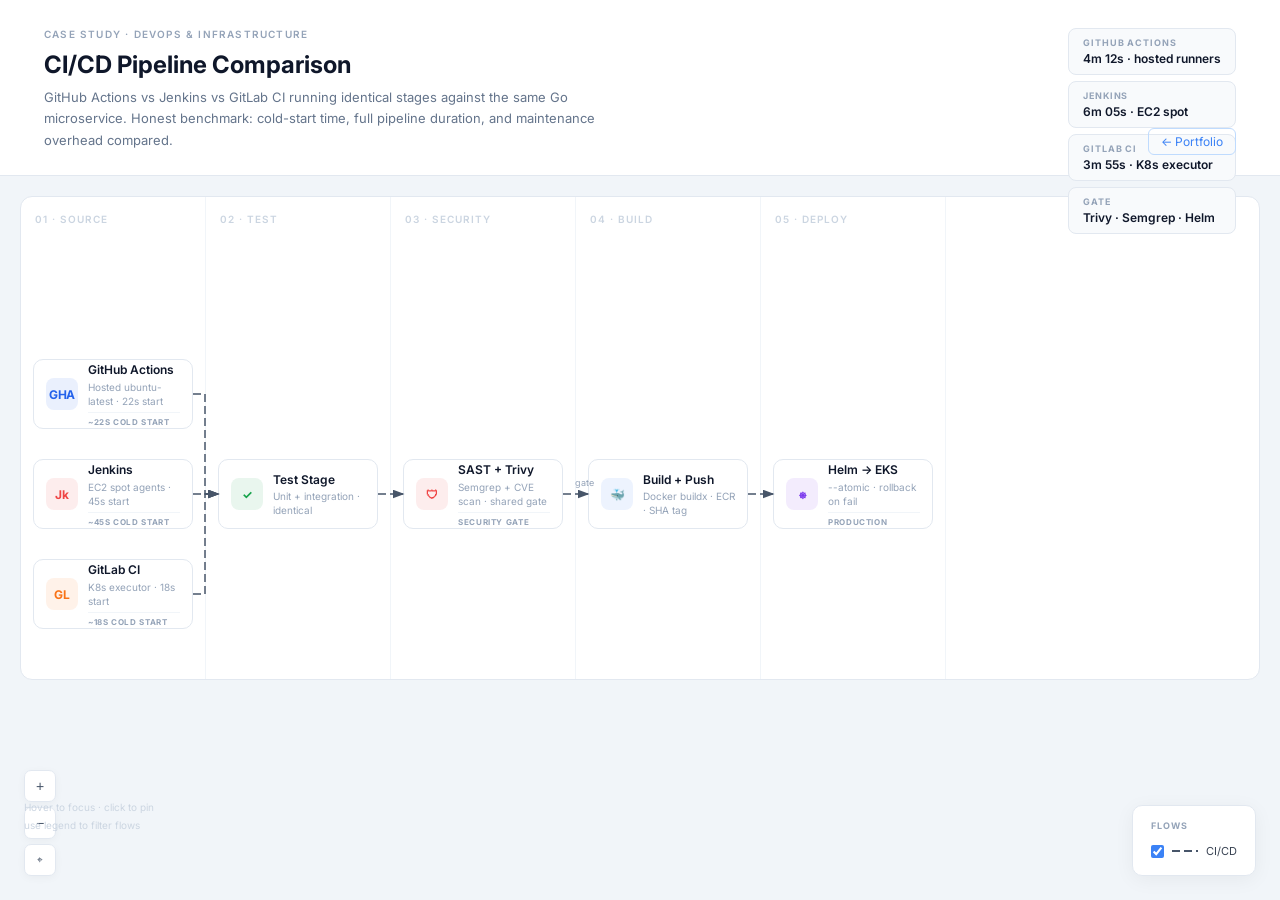
<file: diagrams/cicd-pipeline-comparison.html>
<!DOCTYPE html>
<html lang="en"><head><meta charset="UTF-8"/><meta name="viewport" content="width=device-width,initial-scale=1"/>
<title>CI/CD Pipeline Comparison — Architecture</title>
<link href="https://fonts.googleapis.com/css2?family=Inter:wght@400;500;600;700&display=swap" rel="stylesheet"/>
<style>
*{margin:0;padding:0;box-sizing:border-box;}
body{background:#f1f5f9;font-family:Inter,system-ui,sans-serif;min-height:100vh;}
.hdr{background:#fff;border-bottom:1px solid #e2e8f0;padding:28px 44px 24px;position:relative;}
.bc{font-size:10px;font-weight:600;letter-spacing:.12em;text-transform:uppercase;color:#94a3b8;margin-bottom:10px;}
.htitle{font-size:24px;font-weight:700;color:#0f172a;margin-bottom:8px;}
.hdesc{font-size:13px;color:#64748b;max-width:580px;line-height:1.65;}
.chips{position:absolute;top:28px;right:44px;display:flex;flex-direction:column;gap:6px;}
.chip{background:#f8fafc;border:1px solid #e2e8f0;border-radius:8px;padding:8px 14px;}
.chipk{font-size:9px;font-weight:700;letter-spacing:.1em;text-transform:uppercase;color:#94a3b8;margin-bottom:3px;}
.chipv{font-size:12px;font-weight:600;color:#0f172a;}
.bbtn{position:absolute;bottom:20px;right:44px;font-size:12px;color:#3b82f6;text-decoration:none;border:1px solid #bfdbfe;padding:5px 12px;border-radius:6px;transition:.2s;}
.bbtn:hover{background:#3b82f6;color:#fff;border-color:#3b82f6;}
.cwrap{margin:20px;background:#fff;border:1px solid #e2e8f0;border-radius:12px;overflow:hidden;cursor:grab;user-select:none;}
.cwrap:active{cursor:grabbing;}
.cinner{position:relative;transform-origin:0 0;}
.lane{position:absolute;top:0;bottom:0;border-right:1px solid #f1f5f9;pointer-events:none;}
.lhdr{position:absolute;top:16px;left:14px;font-size:10px;font-weight:600;letter-spacing:.1em;text-transform:uppercase;color:#cbd5e1;white-space:nowrap;}
.node{position:absolute;height:70px;background:#fff;border:1.5px solid #e2e8f0;border-radius:10px;padding:10px 12px;display:flex;align-items:center;gap:10px;cursor:pointer;transition:border-color .2s,box-shadow .2s,opacity .25s;}
.node:hover,.node.focused{border-color:#3b82f6;box-shadow:0 0 0 3px #3b82f612;z-index:10;}
.node.pinned{border-color:#2563eb;box-shadow:0 0 0 4px #2563eb1a;z-index:11;}
.node.dimmed{opacity:.15;pointer-events:none;}
.ni{width:32px;height:32px;border-radius:8px;display:flex;align-items:center;justify-content:center;font-size:12px;font-weight:700;flex-shrink:0;letter-spacing:-.02em;}
.nc{flex:1;min-width:0;}
.nname{font-size:12px;font-weight:600;color:#0f172a;line-height:1.3;}
.nsub{font-size:10px;color:#94a3b8;margin-top:2px;line-height:1.4;}
.nbadge{font-size:8px;font-weight:700;letter-spacing:.08em;text-transform:uppercase;color:#94a3b8;border-top:1px solid #f1f5f9;padding-top:4px;margin-top:4px;}
.esvg{position:absolute;inset:0;pointer-events:none;overflow:visible;}
.ea{animation:fl 1.6s linear infinite;}
@keyframes fl{to{stroke-dashoffset:-18;}}
.elbl{font-size:9px;fill:#94a3b8;font-family:Inter,sans-serif;}
path.dim{opacity:.08!important;}
.legend{position:fixed;bottom:24px;right:24px;background:#fff;border:1px solid #e2e8f0;border-radius:10px;padding:14px 18px;z-index:200;box-shadow:0 4px 20px #0000000d;}
.ltit{font-size:9px;font-weight:700;letter-spacing:.12em;text-transform:uppercase;color:#94a3b8;margin-bottom:10px;}
.lrow{display:flex;align-items:center;gap:8px;font-size:11px;color:#374151;padding:3px 0;cursor:pointer;}
.lrow input{cursor:pointer;accent-color:#3b82f6;width:13px;height:13px;}
.zctrl{position:fixed;bottom:24px;left:24px;display:flex;flex-direction:column;gap:5px;z-index:200;}
.zb{width:32px;height:32px;background:#fff;border:1px solid #e2e8f0;border-radius:7px;font-size:14px;color:#475569;cursor:pointer;display:flex;align-items:center;justify-content:center;box-shadow:0 2px 8px #0000000a;transition:.2s;}
.zb:hover{border-color:#3b82f6;color:#3b82f6;}
.hint{position:fixed;bottom:66px;left:24px;font-size:10px;color:#cbd5e1;z-index:200;line-height:1.8;}
</style></head><body>
<div class="hdr"><div class="bc">CASE STUDY · DEVOPS & INFRASTRUCTURE</div><h1 class="htitle">CI/CD Pipeline Comparison</h1><p class="hdesc">GitHub Actions vs Jenkins vs GitLab CI running identical stages against the same Go microservice. Honest benchmark: cold-start time, full pipeline duration, and maintenance overhead compared.</p><div class="chips"><div class="chip"><div class="chipk">GITHUB ACTIONS</div><div class="chipv">4m 12s · hosted runners</div></div><div class="chip"><div class="chipk">JENKINS</div><div class="chipv">6m 05s · EC2 spot</div></div><div class="chip"><div class="chipk">GITLAB CI</div><div class="chipv">3m 55s · K8s executor</div></div><div class="chip"><div class="chipk">GATE</div><div class="chipv">Trivy · Semgrep · Helm</div></div></div><a href="https://barry-patil.github.io/#projects" class="bbtn">← Portfolio</a></div>
<div class="cwrap" id="cw"><div class="cinner" id="ci" style="width:925px;height:482px;"><div class="lane" style="left:0px;width:185px;height:482px;"><span class="lhdr">01 · SOURCE</span></div><div class="lane" style="left:185px;width:185px;height:482px;"><span class="lhdr">02 · TEST</span></div><div class="lane" style="left:370px;width:185px;height:482px;"><span class="lhdr">03 · SECURITY</span></div><div class="lane" style="left:555px;width:185px;height:482px;"><span class="lhdr">04 · BUILD</span></div><div class="lane" style="left:740px;width:185px;height:482px;"><span class="lhdr">05 · DEPLOY</span></div><div class="node" id="n-gha" style="left:12px;top:162px;width:160px;" data-id="gha"><div class="ni" style="background:#2563eb18;color:#2563eb;">GHA</div><div class="nc"><div class="nname">GitHub Actions</div><div class="nsub">Hosted ubuntu-latest · 22s start</div><div class="nbadge">~22s COLD START</div></div></div>
<div class="node" id="n-jk" style="left:12px;top:262px;width:160px;" data-id="jk"><div class="ni" style="background:#ef444418;color:#ef4444;">Jk</div><div class="nc"><div class="nname">Jenkins</div><div class="nsub">EC2 spot agents · 45s start</div><div class="nbadge">~45s COLD START</div></div></div>
<div class="node" id="n-gl" style="left:12px;top:362px;width:160px;" data-id="gl"><div class="ni" style="background:#f9731618;color:#f97316;">GL</div><div class="nc"><div class="nname">GitLab CI</div><div class="nsub">K8s executor · 18s start</div><div class="nbadge">~18s COLD START</div></div></div>
<div class="node" id="n-test" style="left:197px;top:262px;width:160px;" data-id="test"><div class="ni" style="background:#16a34a18;color:#16a34a;">✓</div><div class="nc"><div class="nname">Test Stage</div><div class="nsub">Unit + integration · identical</div></div></div>
<div class="node" id="n-sast" style="left:382px;top:262px;width:160px;" data-id="sast"><div class="ni" style="background:#ef444418;color:#ef4444;">🛡</div><div class="nc"><div class="nname">SAST + Trivy</div><div class="nsub">Semgrep + CVE scan · shared gate</div><div class="nbadge">SECURITY GATE</div></div></div>
<div class="node" id="n-build" style="left:567px;top:262px;width:160px;" data-id="build"><div class="ni" style="background:#3b82f618;color:#3b82f6;">🐳</div><div class="nc"><div class="nname">Build + Push</div><div class="nsub">Docker buildx · ECR · SHA tag</div></div></div>
<div class="node" id="n-deploy" style="left:752px;top:262px;width:160px;" data-id="deploy"><div class="ni" style="background:#7c3aed18;color:#7c3aed;">⎈</div><div class="nc"><div class="nname">Helm → EKS</div><div class="nsub">--atomic · rollback on fail</div><div class="nbadge">PRODUCTION</div></div></div><svg class="esvg" width="925" height="482"><defs><marker id="auser" markerWidth="8" markerHeight="6" refX="7" refY="3" orient="auto"><polygon points="0 0,8 3,0 6" fill="#2563eb"/></marker><marker id="adata" markerWidth="8" markerHeight="6" refX="7" refY="3" orient="auto"><polygon points="0 0,8 3,0 6" fill="#1e293b"/></marker><marker id="aasync" markerWidth="8" markerHeight="6" refX="7" refY="3" orient="auto"><polygon points="0 0,8 3,0 6" fill="#ea580c"/></marker><marker id="atelemetry" markerWidth="8" markerHeight="6" refX="7" refY="3" orient="auto"><polygon points="0 0,8 3,0 6" fill="#16a34a"/></marker><marker id="acicd" markerWidth="8" markerHeight="6" refX="7" refY="3" orient="auto"><polygon points="0 0,8 3,0 6" fill="#475569"/></marker><marker id="aconfig" markerWidth="8" markerHeight="6" refX="7" refY="3" orient="auto"><polygon points="0 0,8 3,0 6" fill="#b45309"/></marker><marker id="acontrol" markerWidth="8" markerHeight="6" refX="7" refY="3" orient="auto"><polygon points="0 0,8 3,0 6" fill="#7c3aed"/></marker></defs><path class="ea" d="M172,197 L184,197 L184,297 L197,297" stroke="#475569" stroke-width="1.5" fill="none" stroke-dasharray="8,4" data-flow="cicd" data-from="gha" data-to="test" marker-end="url(#acicd)"/>
<path class="ea" d="M172,297 L184,297 L184,297 L197,297" stroke="#475569" stroke-width="1.5" fill="none" stroke-dasharray="8,4" data-flow="cicd" data-from="jk" data-to="test" marker-end="url(#acicd)"/>
<path class="ea" d="M172,397 L184,397 L184,297 L197,297" stroke="#475569" stroke-width="1.5" fill="none" stroke-dasharray="8,4" data-flow="cicd" data-from="gl" data-to="test" marker-end="url(#acicd)"/>
<path class="ea" d="M357,297 L370,297 L370,297 L382,297" stroke="#475569" stroke-width="1.5" fill="none" stroke-dasharray="8,4" data-flow="cicd" data-from="test" data-to="sast" marker-end="url(#acicd)"/>
<path class="ea" d="M542,297 L554,297 L554,297 L567,297" stroke="#475569" stroke-width="1.5" fill="none" stroke-dasharray="8,4" data-flow="cicd" data-from="sast" data-to="build" marker-end="url(#acicd)"/><text x="554" y="289" class="elbl">gate</text>
<path class="ea" d="M727,297 L740,297 L740,297 L752,297" stroke="#475569" stroke-width="1.5" fill="none" stroke-dasharray="8,4" data-flow="cicd" data-from="build" data-to="deploy" marker-end="url(#acicd)"/></svg></div></div>
<div class="legend"><div class="ltit">FLOWS</div><label class="lrow"><input type="checkbox" checked data-flow="cicd"/><svg width="26" height="10"><line x1="0" y1="5" x2="26" y2="5" stroke="#475569" stroke-width="2" style="stroke-dasharray:8,4"/></svg><span>CI/CD</span></label>
</div>
<div class="zctrl"><button class="zb" id="zi">+</button><button class="zb" id="zo">−</button><button class="zb" id="zr" style="font-size:10px">⌖</button></div>
<div class="hint">Hover to focus · click to pin<br>use legend to filter flows</div>
<script>
const cw=document.getElementById('cw'),ci=document.getElementById('ci');
let sc=1,tx=0,ty=0,dr=false,lx=0,ly=0;
function aT(){ci.style.transform=`translate(${tx}px,${ty}px) scale(${sc})`;}
cw.addEventListener('wheel',e=>{e.preventDefault();const r=cw.getBoundingClientRect(),mx=e.clientX-r.left-tx,my=e.clientY-r.top-ty,d=e.deltaY>0?.88:1.12,ns=Math.max(.25,Math.min(3,sc*d));tx-=mx*(ns-sc);ty-=my*(ns-sc);sc=ns;aT();},{passive:false});
cw.addEventListener('mousedown',e=>{if(!e.target.closest('.node')){dr=true;lx=e.clientX;ly=e.clientY;}});
window.addEventListener('mousemove',e=>{if(!dr)return;tx+=e.clientX-lx;ty+=e.clientY-ly;lx=e.clientX;ly=e.clientY;aT();});
window.addEventListener('mouseup',()=>dr=false);
document.getElementById('zi').onclick=()=>{sc=Math.min(3,sc*1.2);aT();};
document.getElementById('zo').onclick=()=>{sc=Math.max(.25,sc/1.2);aT();};
document.getElementById('zr').onclick=()=>{sc=1;tx=0;ty=0;aT();};

const allNodes=document.querySelectorAll('.node');
let pinned=null;
function focusNode(n){
  allNodes.forEach(x=>x!==n?x.classList.add('dimmed'):x.classList.remove('dimmed'));
  n.classList.add('focused');
  const id=n.dataset.id;
  document.querySelectorAll('path[data-flow]').forEach(p=>p.classList.toggle('dim',p.dataset.from!==id&&p.dataset.to!==id));
}
function clearFocus(){allNodes.forEach(x=>x.classList.remove('dimmed','focused','pinned'));document.querySelectorAll('path[data-flow]').forEach(p=>p.classList.remove('dim'));}
allNodes.forEach(n=>{
  n.addEventListener('mouseenter',()=>{if(!pinned)focusNode(n);});
  n.addEventListener('mouseleave',()=>{if(!pinned)clearFocus();});
  n.addEventListener('click',e=>{e.stopPropagation();if(pinned===n){pinned=null;clearFocus();}else{pinned=n;clearFocus();n.classList.add('pinned');focusNode(n);}});
});
document.body.addEventListener('click',()=>{if(pinned){pinned=null;clearFocus();}});
document.querySelectorAll('.lrow input').forEach(cb=>{
  cb.addEventListener('change',()=>{
    document.querySelectorAll(`path[data-flow="${cb.dataset.flow}"]`).forEach(p=>p.style.display=cb.checked?'':'none');
  });
});
</script></body></html>
</file>
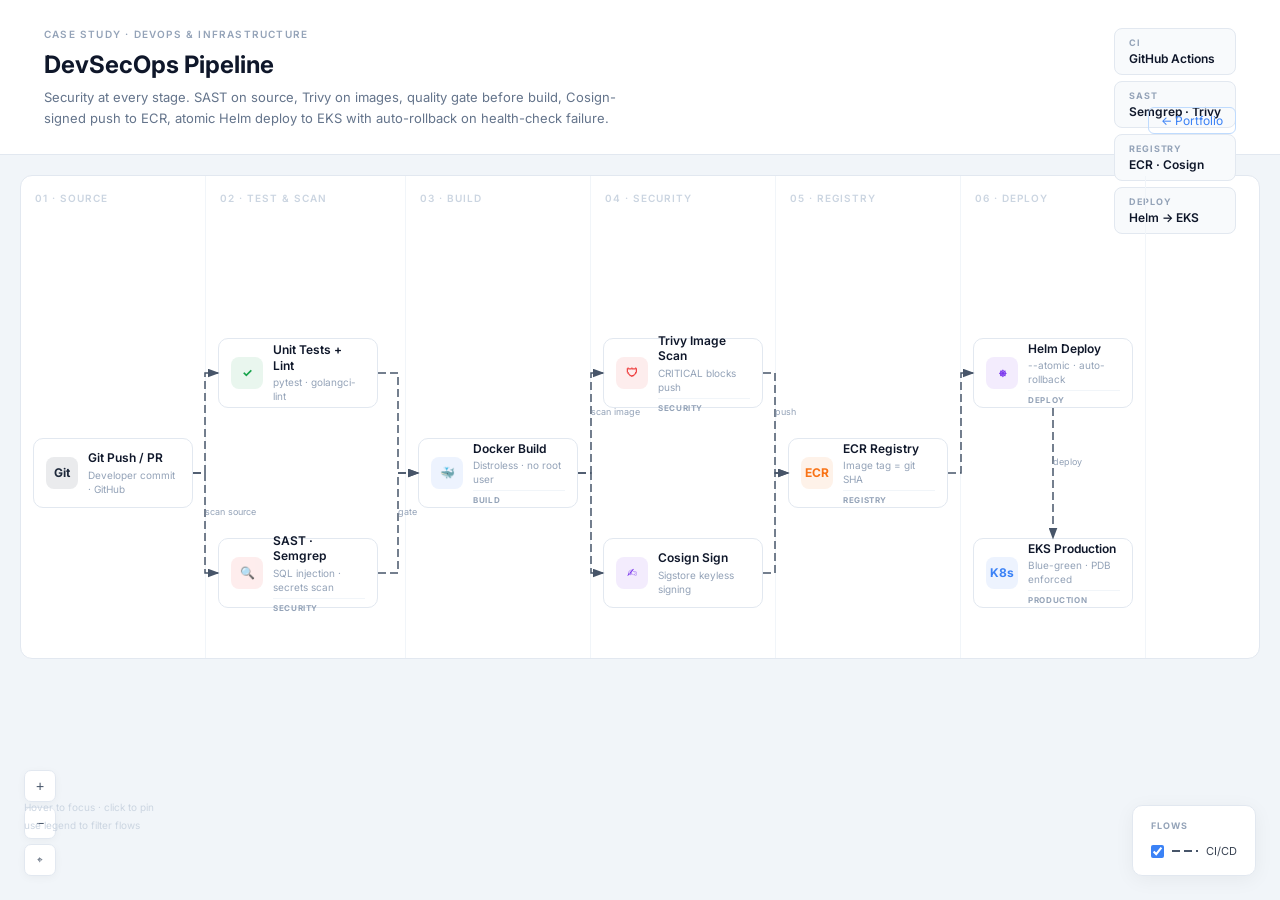
<file: diagrams/devsecops-pipeline.html>
<!DOCTYPE html>
<html lang="en"><head><meta charset="UTF-8"/><meta name="viewport" content="width=device-width,initial-scale=1"/>
<title>DevSecOps Pipeline — Architecture</title>
<link href="https://fonts.googleapis.com/css2?family=Inter:wght@400;500;600;700&display=swap" rel="stylesheet"/>
<style>
*{margin:0;padding:0;box-sizing:border-box;}
body{background:#f1f5f9;font-family:Inter,system-ui,sans-serif;min-height:100vh;}
.hdr{background:#fff;border-bottom:1px solid #e2e8f0;padding:28px 44px 24px;position:relative;}
.bc{font-size:10px;font-weight:600;letter-spacing:.12em;text-transform:uppercase;color:#94a3b8;margin-bottom:10px;}
.htitle{font-size:24px;font-weight:700;color:#0f172a;margin-bottom:8px;}
.hdesc{font-size:13px;color:#64748b;max-width:580px;line-height:1.65;}
.chips{position:absolute;top:28px;right:44px;display:flex;flex-direction:column;gap:6px;}
.chip{background:#f8fafc;border:1px solid #e2e8f0;border-radius:8px;padding:8px 14px;}
.chipk{font-size:9px;font-weight:700;letter-spacing:.1em;text-transform:uppercase;color:#94a3b8;margin-bottom:3px;}
.chipv{font-size:12px;font-weight:600;color:#0f172a;}
.bbtn{position:absolute;bottom:20px;right:44px;font-size:12px;color:#3b82f6;text-decoration:none;border:1px solid #bfdbfe;padding:5px 12px;border-radius:6px;transition:.2s;}
.bbtn:hover{background:#3b82f6;color:#fff;border-color:#3b82f6;}
.cwrap{margin:20px;background:#fff;border:1px solid #e2e8f0;border-radius:12px;overflow:hidden;cursor:grab;user-select:none;}
.cwrap:active{cursor:grabbing;}
.cinner{position:relative;transform-origin:0 0;}
.lane{position:absolute;top:0;bottom:0;border-right:1px solid #f1f5f9;pointer-events:none;}
.lhdr{position:absolute;top:16px;left:14px;font-size:10px;font-weight:600;letter-spacing:.1em;text-transform:uppercase;color:#cbd5e1;white-space:nowrap;}
.node{position:absolute;height:70px;background:#fff;border:1.5px solid #e2e8f0;border-radius:10px;padding:10px 12px;display:flex;align-items:center;gap:10px;cursor:pointer;transition:border-color .2s,box-shadow .2s,opacity .25s;}
.node:hover,.node.focused{border-color:#3b82f6;box-shadow:0 0 0 3px #3b82f612;z-index:10;}
.node.pinned{border-color:#2563eb;box-shadow:0 0 0 4px #2563eb1a;z-index:11;}
.node.dimmed{opacity:.15;pointer-events:none;}
.ni{width:32px;height:32px;border-radius:8px;display:flex;align-items:center;justify-content:center;font-size:12px;font-weight:700;flex-shrink:0;letter-spacing:-.02em;}
.nc{flex:1;min-width:0;}
.nname{font-size:12px;font-weight:600;color:#0f172a;line-height:1.3;}
.nsub{font-size:10px;color:#94a3b8;margin-top:2px;line-height:1.4;}
.nbadge{font-size:8px;font-weight:700;letter-spacing:.08em;text-transform:uppercase;color:#94a3b8;border-top:1px solid #f1f5f9;padding-top:4px;margin-top:4px;}
.esvg{position:absolute;inset:0;pointer-events:none;overflow:visible;}
.ea{animation:fl 1.6s linear infinite;}
@keyframes fl{to{stroke-dashoffset:-18;}}
.elbl{font-size:9px;fill:#94a3b8;font-family:Inter,sans-serif;}
path.dim{opacity:.08!important;}
.legend{position:fixed;bottom:24px;right:24px;background:#fff;border:1px solid #e2e8f0;border-radius:10px;padding:14px 18px;z-index:200;box-shadow:0 4px 20px #0000000d;}
.ltit{font-size:9px;font-weight:700;letter-spacing:.12em;text-transform:uppercase;color:#94a3b8;margin-bottom:10px;}
.lrow{display:flex;align-items:center;gap:8px;font-size:11px;color:#374151;padding:3px 0;cursor:pointer;}
.lrow input{cursor:pointer;accent-color:#3b82f6;width:13px;height:13px;}
.zctrl{position:fixed;bottom:24px;left:24px;display:flex;flex-direction:column;gap:5px;z-index:200;}
.zb{width:32px;height:32px;background:#fff;border:1px solid #e2e8f0;border-radius:7px;font-size:14px;color:#475569;cursor:pointer;display:flex;align-items:center;justify-content:center;box-shadow:0 2px 8px #0000000a;transition:.2s;}
.zb:hover{border-color:#3b82f6;color:#3b82f6;}
.hint{position:fixed;bottom:66px;left:24px;font-size:10px;color:#cbd5e1;z-index:200;line-height:1.8;}
</style></head><body>
<div class="hdr"><div class="bc">CASE STUDY · DEVOPS & INFRASTRUCTURE</div><h1 class="htitle">DevSecOps Pipeline</h1><p class="hdesc">Security at every stage. SAST on source, Trivy on images, quality gate before build, Cosign-signed push to ECR, atomic Helm deploy to EKS with auto-rollback on health-check failure.</p><div class="chips"><div class="chip"><div class="chipk">CI</div><div class="chipv">GitHub Actions</div></div><div class="chip"><div class="chipk">SAST</div><div class="chipv">Semgrep · Trivy</div></div><div class="chip"><div class="chipk">REGISTRY</div><div class="chipv">ECR · Cosign</div></div><div class="chip"><div class="chipk">DEPLOY</div><div class="chipv">Helm → EKS</div></div></div><a href="https://barry-patil.github.io/#projects" class="bbtn">← Portfolio</a></div>
<div class="cwrap" id="cw"><div class="cinner" id="ci" style="width:1125px;height:482px;"><div class="lane" style="left:0px;width:185px;height:482px;"><span class="lhdr">01 · SOURCE</span></div><div class="lane" style="left:185px;width:200px;height:482px;"><span class="lhdr">02 · TEST & SCAN</span></div><div class="lane" style="left:385px;width:185px;height:482px;"><span class="lhdr">03 · BUILD</span></div><div class="lane" style="left:570px;width:185px;height:482px;"><span class="lhdr">04 · SECURITY</span></div><div class="lane" style="left:755px;width:185px;height:482px;"><span class="lhdr">05 · REGISTRY</span></div><div class="lane" style="left:940px;width:185px;height:482px;"><span class="lhdr">06 · DEPLOY</span></div><div class="node" id="n-push" style="left:12px;top:262px;width:160px;" data-id="push"><div class="ni" style="background:#1e293b18;color:#1e293b;">Git</div><div class="nc"><div class="nname">Git Push / PR</div><div class="nsub">Developer commit · GitHub</div></div></div>
<div class="node" id="n-test" style="left:197px;top:162px;width:160px;" data-id="test"><div class="ni" style="background:#16a34a18;color:#16a34a;">✓</div><div class="nc"><div class="nname">Unit Tests + Lint</div><div class="nsub">pytest · golangci-lint</div></div></div>
<div class="node" id="n-sast" style="left:197px;top:362px;width:160px;" data-id="sast"><div class="ni" style="background:#ef444418;color:#ef4444;">🔍</div><div class="nc"><div class="nname">SAST · Semgrep</div><div class="nsub">SQL injection · secrets scan</div><div class="nbadge">SECURITY</div></div></div>
<div class="node" id="n-build" style="left:397px;top:262px;width:160px;" data-id="build"><div class="ni" style="background:#3b82f618;color:#3b82f6;">🐳</div><div class="nc"><div class="nname">Docker Build</div><div class="nsub">Distroless · no root user</div><div class="nbadge">BUILD</div></div></div>
<div class="node" id="n-trivy" style="left:582px;top:162px;width:160px;" data-id="trivy"><div class="ni" style="background:#ef444418;color:#ef4444;">🛡</div><div class="nc"><div class="nname">Trivy Image Scan</div><div class="nsub">CRITICAL blocks push</div><div class="nbadge">SECURITY</div></div></div>
<div class="node" id="n-sign" style="left:582px;top:362px;width:160px;" data-id="sign"><div class="ni" style="background:#7c3aed18;color:#7c3aed;">✍</div><div class="nc"><div class="nname">Cosign Sign</div><div class="nsub">Sigstore keyless signing</div></div></div>
<div class="node" id="n-ecr" style="left:767px;top:262px;width:160px;" data-id="ecr"><div class="ni" style="background:#f9731618;color:#f97316;">ECR</div><div class="nc"><div class="nname">ECR Registry</div><div class="nsub">Image tag = git SHA</div><div class="nbadge">REGISTRY</div></div></div>
<div class="node" id="n-helm" style="left:952px;top:162px;width:160px;" data-id="helm"><div class="ni" style="background:#7c3aed18;color:#7c3aed;">⎈</div><div class="nc"><div class="nname">Helm Deploy</div><div class="nsub">--atomic · auto-rollback</div><div class="nbadge">DEPLOY</div></div></div>
<div class="node" id="n-eks" style="left:952px;top:362px;width:160px;" data-id="eks"><div class="ni" style="background:#3b82f618;color:#3b82f6;">K8s</div><div class="nc"><div class="nname">EKS Production</div><div class="nsub">Blue-green · PDB enforced</div><div class="nbadge">PRODUCTION</div></div></div><svg class="esvg" width="1125" height="482"><defs><marker id="auser" markerWidth="8" markerHeight="6" refX="7" refY="3" orient="auto"><polygon points="0 0,8 3,0 6" fill="#2563eb"/></marker><marker id="adata" markerWidth="8" markerHeight="6" refX="7" refY="3" orient="auto"><polygon points="0 0,8 3,0 6" fill="#1e293b"/></marker><marker id="aasync" markerWidth="8" markerHeight="6" refX="7" refY="3" orient="auto"><polygon points="0 0,8 3,0 6" fill="#ea580c"/></marker><marker id="atelemetry" markerWidth="8" markerHeight="6" refX="7" refY="3" orient="auto"><polygon points="0 0,8 3,0 6" fill="#16a34a"/></marker><marker id="acicd" markerWidth="8" markerHeight="6" refX="7" refY="3" orient="auto"><polygon points="0 0,8 3,0 6" fill="#475569"/></marker><marker id="aconfig" markerWidth="8" markerHeight="6" refX="7" refY="3" orient="auto"><polygon points="0 0,8 3,0 6" fill="#b45309"/></marker><marker id="acontrol" markerWidth="8" markerHeight="6" refX="7" refY="3" orient="auto"><polygon points="0 0,8 3,0 6" fill="#7c3aed"/></marker></defs><path class="ea" d="M172,297 L184,297 L184,197 L197,197" stroke="#475569" stroke-width="1.5" fill="none" stroke-dasharray="8,4" data-flow="cicd" data-from="push" data-to="test" marker-end="url(#acicd)"/>
<path class="ea" d="M172,297 L184,297 L184,397 L197,397" stroke="#475569" stroke-width="1.5" fill="none" stroke-dasharray="8,4" data-flow="cicd" data-from="push" data-to="sast" marker-end="url(#acicd)"/><text x="184" y="339" class="elbl">scan source</text>
<path class="ea" d="M357,197 L377,197 L377,297 L397,297" stroke="#475569" stroke-width="1.5" fill="none" stroke-dasharray="8,4" data-flow="cicd" data-from="test" data-to="build" marker-end="url(#acicd)"/>
<path class="ea" d="M357,397 L377,397 L377,297 L397,297" stroke="#475569" stroke-width="1.5" fill="none" stroke-dasharray="8,4" data-flow="cicd" data-from="sast" data-to="build" marker-end="url(#acicd)"/><text x="377" y="339" class="elbl">gate</text>
<path class="ea" d="M557,297 L570,297 L570,197 L582,197" stroke="#475569" stroke-width="1.5" fill="none" stroke-dasharray="8,4" data-flow="cicd" data-from="build" data-to="trivy" marker-end="url(#acicd)"/><text x="570" y="239" class="elbl">scan image</text>
<path class="ea" d="M557,297 L570,297 L570,397 L582,397" stroke="#475569" stroke-width="1.5" fill="none" stroke-dasharray="8,4" data-flow="cicd" data-from="build" data-to="sign" marker-end="url(#acicd)"/>
<path class="ea" d="M742,197 L754,197 L754,297 L767,297" stroke="#475569" stroke-width="1.5" fill="none" stroke-dasharray="8,4" data-flow="cicd" data-from="trivy" data-to="ecr" marker-end="url(#acicd)"/><text x="754" y="239" class="elbl">push</text>
<path class="ea" d="M742,397 L754,397 L754,297 L767,297" stroke="#475569" stroke-width="1.5" fill="none" stroke-dasharray="8,4" data-flow="cicd" data-from="sign" data-to="ecr" marker-end="url(#acicd)"/>
<path class="ea" d="M927,297 L940,297 L940,197 L952,197" stroke="#475569" stroke-width="1.5" fill="none" stroke-dasharray="8,4" data-flow="cicd" data-from="ecr" data-to="helm" marker-end="url(#acicd)"/>
<path class="ea" d="M1032,232 L1032,297 L1032,297 L1032,362" stroke="#475569" stroke-width="1.5" fill="none" stroke-dasharray="8,4" data-flow="cicd" data-from="helm" data-to="eks" marker-end="url(#acicd)"/><text x="1032" y="289" class="elbl">deploy</text></svg></div></div>
<div class="legend"><div class="ltit">FLOWS</div><label class="lrow"><input type="checkbox" checked data-flow="cicd"/><svg width="26" height="10"><line x1="0" y1="5" x2="26" y2="5" stroke="#475569" stroke-width="2" style="stroke-dasharray:8,4"/></svg><span>CI/CD</span></label>
</div>
<div class="zctrl"><button class="zb" id="zi">+</button><button class="zb" id="zo">−</button><button class="zb" id="zr" style="font-size:10px">⌖</button></div>
<div class="hint">Hover to focus · click to pin<br>use legend to filter flows</div>
<script>
const cw=document.getElementById('cw'),ci=document.getElementById('ci');
let sc=1,tx=0,ty=0,dr=false,lx=0,ly=0;
function aT(){ci.style.transform=`translate(${tx}px,${ty}px) scale(${sc})`;}
cw.addEventListener('wheel',e=>{e.preventDefault();const r=cw.getBoundingClientRect(),mx=e.clientX-r.left-tx,my=e.clientY-r.top-ty,d=e.deltaY>0?.88:1.12,ns=Math.max(.25,Math.min(3,sc*d));tx-=mx*(ns-sc);ty-=my*(ns-sc);sc=ns;aT();},{passive:false});
cw.addEventListener('mousedown',e=>{if(!e.target.closest('.node')){dr=true;lx=e.clientX;ly=e.clientY;}});
window.addEventListener('mousemove',e=>{if(!dr)return;tx+=e.clientX-lx;ty+=e.clientY-ly;lx=e.clientX;ly=e.clientY;aT();});
window.addEventListener('mouseup',()=>dr=false);
document.getElementById('zi').onclick=()=>{sc=Math.min(3,sc*1.2);aT();};
document.getElementById('zo').onclick=()=>{sc=Math.max(.25,sc/1.2);aT();};
document.getElementById('zr').onclick=()=>{sc=1;tx=0;ty=0;aT();};

const allNodes=document.querySelectorAll('.node');
let pinned=null;
function focusNode(n){
  allNodes.forEach(x=>x!==n?x.classList.add('dimmed'):x.classList.remove('dimmed'));
  n.classList.add('focused');
  const id=n.dataset.id;
  document.querySelectorAll('path[data-flow]').forEach(p=>p.classList.toggle('dim',p.dataset.from!==id&&p.dataset.to!==id));
}
function clearFocus(){allNodes.forEach(x=>x.classList.remove('dimmed','focused','pinned'));document.querySelectorAll('path[data-flow]').forEach(p=>p.classList.remove('dim'));}
allNodes.forEach(n=>{
  n.addEventListener('mouseenter',()=>{if(!pinned)focusNode(n);});
  n.addEventListener('mouseleave',()=>{if(!pinned)clearFocus();});
  n.addEventListener('click',e=>{e.stopPropagation();if(pinned===n){pinned=null;clearFocus();}else{pinned=n;clearFocus();n.classList.add('pinned');focusNode(n);}});
});
document.body.addEventListener('click',()=>{if(pinned){pinned=null;clearFocus();}});
document.querySelectorAll('.lrow input').forEach(cb=>{
  cb.addEventListener('change',()=>{
    document.querySelectorAll(`path[data-flow="${cb.dataset.flow}"]`).forEach(p=>p.style.display=cb.checked?'':'none');
  });
});
</script></body></html>
</file>
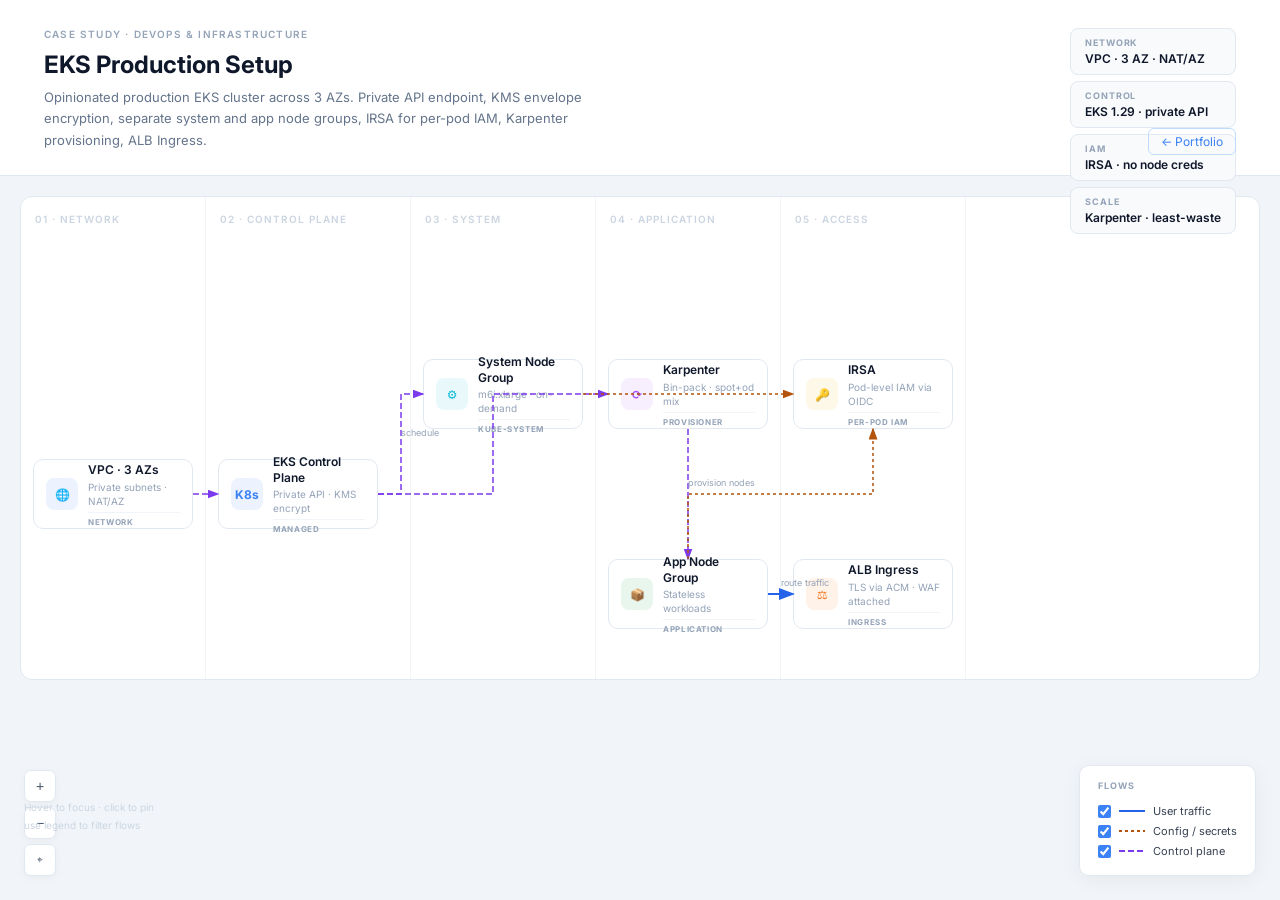
<file: diagrams/eks-production-setup.html>
<!DOCTYPE html>
<html lang="en"><head><meta charset="UTF-8"/><meta name="viewport" content="width=device-width,initial-scale=1"/>
<title>EKS Production Setup — Architecture</title>
<link href="https://fonts.googleapis.com/css2?family=Inter:wght@400;500;600;700&display=swap" rel="stylesheet"/>
<style>
*{margin:0;padding:0;box-sizing:border-box;}
body{background:#f1f5f9;font-family:Inter,system-ui,sans-serif;min-height:100vh;}
.hdr{background:#fff;border-bottom:1px solid #e2e8f0;padding:28px 44px 24px;position:relative;}
.bc{font-size:10px;font-weight:600;letter-spacing:.12em;text-transform:uppercase;color:#94a3b8;margin-bottom:10px;}
.htitle{font-size:24px;font-weight:700;color:#0f172a;margin-bottom:8px;}
.hdesc{font-size:13px;color:#64748b;max-width:580px;line-height:1.65;}
.chips{position:absolute;top:28px;right:44px;display:flex;flex-direction:column;gap:6px;}
.chip{background:#f8fafc;border:1px solid #e2e8f0;border-radius:8px;padding:8px 14px;}
.chipk{font-size:9px;font-weight:700;letter-spacing:.1em;text-transform:uppercase;color:#94a3b8;margin-bottom:3px;}
.chipv{font-size:12px;font-weight:600;color:#0f172a;}
.bbtn{position:absolute;bottom:20px;right:44px;font-size:12px;color:#3b82f6;text-decoration:none;border:1px solid #bfdbfe;padding:5px 12px;border-radius:6px;transition:.2s;}
.bbtn:hover{background:#3b82f6;color:#fff;border-color:#3b82f6;}
.cwrap{margin:20px;background:#fff;border:1px solid #e2e8f0;border-radius:12px;overflow:hidden;cursor:grab;user-select:none;}
.cwrap:active{cursor:grabbing;}
.cinner{position:relative;transform-origin:0 0;}
.lane{position:absolute;top:0;bottom:0;border-right:1px solid #f1f5f9;pointer-events:none;}
.lhdr{position:absolute;top:16px;left:14px;font-size:10px;font-weight:600;letter-spacing:.1em;text-transform:uppercase;color:#cbd5e1;white-space:nowrap;}
.node{position:absolute;height:70px;background:#fff;border:1.5px solid #e2e8f0;border-radius:10px;padding:10px 12px;display:flex;align-items:center;gap:10px;cursor:pointer;transition:border-color .2s,box-shadow .2s,opacity .25s;}
.node:hover,.node.focused{border-color:#3b82f6;box-shadow:0 0 0 3px #3b82f612;z-index:10;}
.node.pinned{border-color:#2563eb;box-shadow:0 0 0 4px #2563eb1a;z-index:11;}
.node.dimmed{opacity:.15;pointer-events:none;}
.ni{width:32px;height:32px;border-radius:8px;display:flex;align-items:center;justify-content:center;font-size:12px;font-weight:700;flex-shrink:0;letter-spacing:-.02em;}
.nc{flex:1;min-width:0;}
.nname{font-size:12px;font-weight:600;color:#0f172a;line-height:1.3;}
.nsub{font-size:10px;color:#94a3b8;margin-top:2px;line-height:1.4;}
.nbadge{font-size:8px;font-weight:700;letter-spacing:.08em;text-transform:uppercase;color:#94a3b8;border-top:1px solid #f1f5f9;padding-top:4px;margin-top:4px;}
.esvg{position:absolute;inset:0;pointer-events:none;overflow:visible;}
.ea{animation:fl 1.6s linear infinite;}
@keyframes fl{to{stroke-dashoffset:-18;}}
.elbl{font-size:9px;fill:#94a3b8;font-family:Inter,sans-serif;}
path.dim{opacity:.08!important;}
.legend{position:fixed;bottom:24px;right:24px;background:#fff;border:1px solid #e2e8f0;border-radius:10px;padding:14px 18px;z-index:200;box-shadow:0 4px 20px #0000000d;}
.ltit{font-size:9px;font-weight:700;letter-spacing:.12em;text-transform:uppercase;color:#94a3b8;margin-bottom:10px;}
.lrow{display:flex;align-items:center;gap:8px;font-size:11px;color:#374151;padding:3px 0;cursor:pointer;}
.lrow input{cursor:pointer;accent-color:#3b82f6;width:13px;height:13px;}
.zctrl{position:fixed;bottom:24px;left:24px;display:flex;flex-direction:column;gap:5px;z-index:200;}
.zb{width:32px;height:32px;background:#fff;border:1px solid #e2e8f0;border-radius:7px;font-size:14px;color:#475569;cursor:pointer;display:flex;align-items:center;justify-content:center;box-shadow:0 2px 8px #0000000a;transition:.2s;}
.zb:hover{border-color:#3b82f6;color:#3b82f6;}
.hint{position:fixed;bottom:66px;left:24px;font-size:10px;color:#cbd5e1;z-index:200;line-height:1.8;}
</style></head><body>
<div class="hdr"><div class="bc">CASE STUDY · DEVOPS & INFRASTRUCTURE</div><h1 class="htitle">EKS Production Setup</h1><p class="hdesc">Opinionated production EKS cluster across 3 AZs. Private API endpoint, KMS envelope encryption, separate system and app node groups, IRSA for per-pod IAM, Karpenter provisioning, ALB Ingress.</p><div class="chips"><div class="chip"><div class="chipk">NETWORK</div><div class="chipv">VPC · 3 AZ · NAT/AZ</div></div><div class="chip"><div class="chipk">CONTROL</div><div class="chipv">EKS 1.29 · private API</div></div><div class="chip"><div class="chipk">IAM</div><div class="chipv">IRSA · no node creds</div></div><div class="chip"><div class="chipk">SCALE</div><div class="chipv">Karpenter · least-waste</div></div></div><a href="https://barry-patil.github.io/#projects" class="bbtn">← Portfolio</a></div>
<div class="cwrap" id="cw"><div class="cinner" id="ci" style="width:945px;height:482px;"><div class="lane" style="left:0px;width:185px;height:482px;"><span class="lhdr">01 · NETWORK</span></div><div class="lane" style="left:185px;width:205px;height:482px;"><span class="lhdr">02 · CONTROL PLANE</span></div><div class="lane" style="left:390px;width:185px;height:482px;"><span class="lhdr">03 · SYSTEM</span></div><div class="lane" style="left:575px;width:185px;height:482px;"><span class="lhdr">04 · APPLICATION</span></div><div class="lane" style="left:760px;width:185px;height:482px;"><span class="lhdr">05 · ACCESS</span></div><div class="node" id="n-vpc" style="left:12px;top:262px;width:160px;" data-id="vpc"><div class="ni" style="background:#3b82f618;color:#3b82f6;">🌐</div><div class="nc"><div class="nname">VPC · 3 AZs</div><div class="nsub">Private subnets · NAT/AZ</div><div class="nbadge">NETWORK</div></div></div>
<div class="node" id="n-cp" style="left:197px;top:262px;width:160px;" data-id="cp"><div class="ni" style="background:#3b82f618;color:#3b82f6;">K8s</div><div class="nc"><div class="nname">EKS Control Plane</div><div class="nsub">Private API · KMS encrypt</div><div class="nbadge">MANAGED</div></div></div>
<div class="node" id="n-sys" style="left:402px;top:162px;width:160px;" data-id="sys"><div class="ni" style="background:#06b6d418;color:#06b6d4;">⚙</div><div class="nc"><div class="nname">System Node Group</div><div class="nsub">m6i.xlarge · on-demand</div><div class="nbadge">kube-system</div></div></div>
<div class="node" id="n-karp" style="left:587px;top:162px;width:160px;" data-id="karp"><div class="ni" style="background:#a855f718;color:#a855f7;">⟳</div><div class="nc"><div class="nname">Karpenter</div><div class="nsub">Bin-pack · spot+od mix</div><div class="nbadge">PROVISIONER</div></div></div>
<div class="node" id="n-app" style="left:587px;top:362px;width:160px;" data-id="app"><div class="ni" style="background:#16a34a18;color:#16a34a;">📦</div><div class="nc"><div class="nname">App Node Group</div><div class="nsub">Stateless workloads</div><div class="nbadge">APPLICATION</div></div></div>
<div class="node" id="n-irsa" style="left:772px;top:162px;width:160px;" data-id="irsa"><div class="ni" style="background:#eab30818;color:#eab308;">🔑</div><div class="nc"><div class="nname">IRSA</div><div class="nsub">Pod-level IAM via OIDC</div><div class="nbadge">PER-POD IAM</div></div></div>
<div class="node" id="n-alb" style="left:772px;top:362px;width:160px;" data-id="alb"><div class="ni" style="background:#f9731618;color:#f97316;">⚖</div><div class="nc"><div class="nname">ALB Ingress</div><div class="nsub">TLS via ACM · WAF attached</div><div class="nbadge">INGRESS</div></div></div><svg class="esvg" width="945" height="482"><defs><marker id="auser" markerWidth="8" markerHeight="6" refX="7" refY="3" orient="auto"><polygon points="0 0,8 3,0 6" fill="#2563eb"/></marker><marker id="adata" markerWidth="8" markerHeight="6" refX="7" refY="3" orient="auto"><polygon points="0 0,8 3,0 6" fill="#1e293b"/></marker><marker id="aasync" markerWidth="8" markerHeight="6" refX="7" refY="3" orient="auto"><polygon points="0 0,8 3,0 6" fill="#ea580c"/></marker><marker id="atelemetry" markerWidth="8" markerHeight="6" refX="7" refY="3" orient="auto"><polygon points="0 0,8 3,0 6" fill="#16a34a"/></marker><marker id="acicd" markerWidth="8" markerHeight="6" refX="7" refY="3" orient="auto"><polygon points="0 0,8 3,0 6" fill="#475569"/></marker><marker id="aconfig" markerWidth="8" markerHeight="6" refX="7" refY="3" orient="auto"><polygon points="0 0,8 3,0 6" fill="#b45309"/></marker><marker id="acontrol" markerWidth="8" markerHeight="6" refX="7" refY="3" orient="auto"><polygon points="0 0,8 3,0 6" fill="#7c3aed"/></marker></defs><path class="ea" d="M172,297 L184,297 L184,297 L197,297" stroke="#7c3aed" stroke-width="1.5" fill="none" stroke-dasharray="6,3" data-flow="control" data-from="vpc" data-to="cp" marker-end="url(#acontrol)"/>
<path class="ea" d="M357,297 L380,297 L380,197 L402,197" stroke="#7c3aed" stroke-width="1.5" fill="none" stroke-dasharray="6,3" data-flow="control" data-from="cp" data-to="sys" marker-end="url(#acontrol)"/><text x="380" y="239" class="elbl">schedule</text>
<path class="ea" d="M357,297 L472,297 L472,197 L587,197" stroke="#7c3aed" stroke-width="1.5" fill="none" stroke-dasharray="6,3" data-flow="control" data-from="cp" data-to="karp" marker-end="url(#acontrol)"/>
<path class="ea" d="M667,232 L667,297 L667,297 L667,362" stroke="#7c3aed" stroke-width="1.5" fill="none" stroke-dasharray="6,3" data-flow="control" data-from="karp" data-to="app" marker-end="url(#acontrol)"/><text x="667" y="289" class="elbl">provision nodes</text>
<path class="ea" d="M562,197 L667,197 L667,197 L772,197" stroke="#b45309" stroke-width="1.5" fill="none" stroke-dasharray="3,3" data-flow="config" data-from="sys" data-to="irsa" marker-end="url(#aconfig)"/>
<path class="ea" d="M667,362 L667,297 L852,297 L852,232" stroke="#b45309" stroke-width="1.5" fill="none" stroke-dasharray="3,3" data-flow="config" data-from="app" data-to="irsa" marker-end="url(#aconfig)"/>
<path class="es" d="M747,397 L760,397 L760,397 L772,397" stroke="#2563eb" stroke-width="2.0" fill="none"  data-flow="user" data-from="app" data-to="alb" marker-end="url(#auser)"/><text x="760" y="389" class="elbl">route traffic</text></svg></div></div>
<div class="legend"><div class="ltit">FLOWS</div><label class="lrow"><input type="checkbox" checked data-flow="user"/><svg width="26" height="10"><line x1="0" y1="5" x2="26" y2="5" stroke="#2563eb" stroke-width="2" style=""/></svg><span>User traffic</span></label>
<label class="lrow"><input type="checkbox" checked data-flow="config"/><svg width="26" height="10"><line x1="0" y1="5" x2="26" y2="5" stroke="#b45309" stroke-width="2" style="stroke-dasharray:3,3"/></svg><span>Config / secrets</span></label>
<label class="lrow"><input type="checkbox" checked data-flow="control"/><svg width="26" height="10"><line x1="0" y1="5" x2="26" y2="5" stroke="#7c3aed" stroke-width="2" style="stroke-dasharray:6,3"/></svg><span>Control plane</span></label>
</div>
<div class="zctrl"><button class="zb" id="zi">+</button><button class="zb" id="zo">−</button><button class="zb" id="zr" style="font-size:10px">⌖</button></div>
<div class="hint">Hover to focus · click to pin<br>use legend to filter flows</div>
<script>
const cw=document.getElementById('cw'),ci=document.getElementById('ci');
let sc=1,tx=0,ty=0,dr=false,lx=0,ly=0;
function aT(){ci.style.transform=`translate(${tx}px,${ty}px) scale(${sc})`;}
cw.addEventListener('wheel',e=>{e.preventDefault();const r=cw.getBoundingClientRect(),mx=e.clientX-r.left-tx,my=e.clientY-r.top-ty,d=e.deltaY>0?.88:1.12,ns=Math.max(.25,Math.min(3,sc*d));tx-=mx*(ns-sc);ty-=my*(ns-sc);sc=ns;aT();},{passive:false});
cw.addEventListener('mousedown',e=>{if(!e.target.closest('.node')){dr=true;lx=e.clientX;ly=e.clientY;}});
window.addEventListener('mousemove',e=>{if(!dr)return;tx+=e.clientX-lx;ty+=e.clientY-ly;lx=e.clientX;ly=e.clientY;aT();});
window.addEventListener('mouseup',()=>dr=false);
document.getElementById('zi').onclick=()=>{sc=Math.min(3,sc*1.2);aT();};
document.getElementById('zo').onclick=()=>{sc=Math.max(.25,sc/1.2);aT();};
document.getElementById('zr').onclick=()=>{sc=1;tx=0;ty=0;aT();};

const allNodes=document.querySelectorAll('.node');
let pinned=null;
function focusNode(n){
  allNodes.forEach(x=>x!==n?x.classList.add('dimmed'):x.classList.remove('dimmed'));
  n.classList.add('focused');
  const id=n.dataset.id;
  document.querySelectorAll('path[data-flow]').forEach(p=>p.classList.toggle('dim',p.dataset.from!==id&&p.dataset.to!==id));
}
function clearFocus(){allNodes.forEach(x=>x.classList.remove('dimmed','focused','pinned'));document.querySelectorAll('path[data-flow]').forEach(p=>p.classList.remove('dim'));}
allNodes.forEach(n=>{
  n.addEventListener('mouseenter',()=>{if(!pinned)focusNode(n);});
  n.addEventListener('mouseleave',()=>{if(!pinned)clearFocus();});
  n.addEventListener('click',e=>{e.stopPropagation();if(pinned===n){pinned=null;clearFocus();}else{pinned=n;clearFocus();n.classList.add('pinned');focusNode(n);}});
});
document.body.addEventListener('click',()=>{if(pinned){pinned=null;clearFocus();}});
document.querySelectorAll('.lrow input').forEach(cb=>{
  cb.addEventListener('change',()=>{
    document.querySelectorAll(`path[data-flow="${cb.dataset.flow}"]`).forEach(p=>p.style.display=cb.checked?'':'none');
  });
});
</script></body></html>
</file>
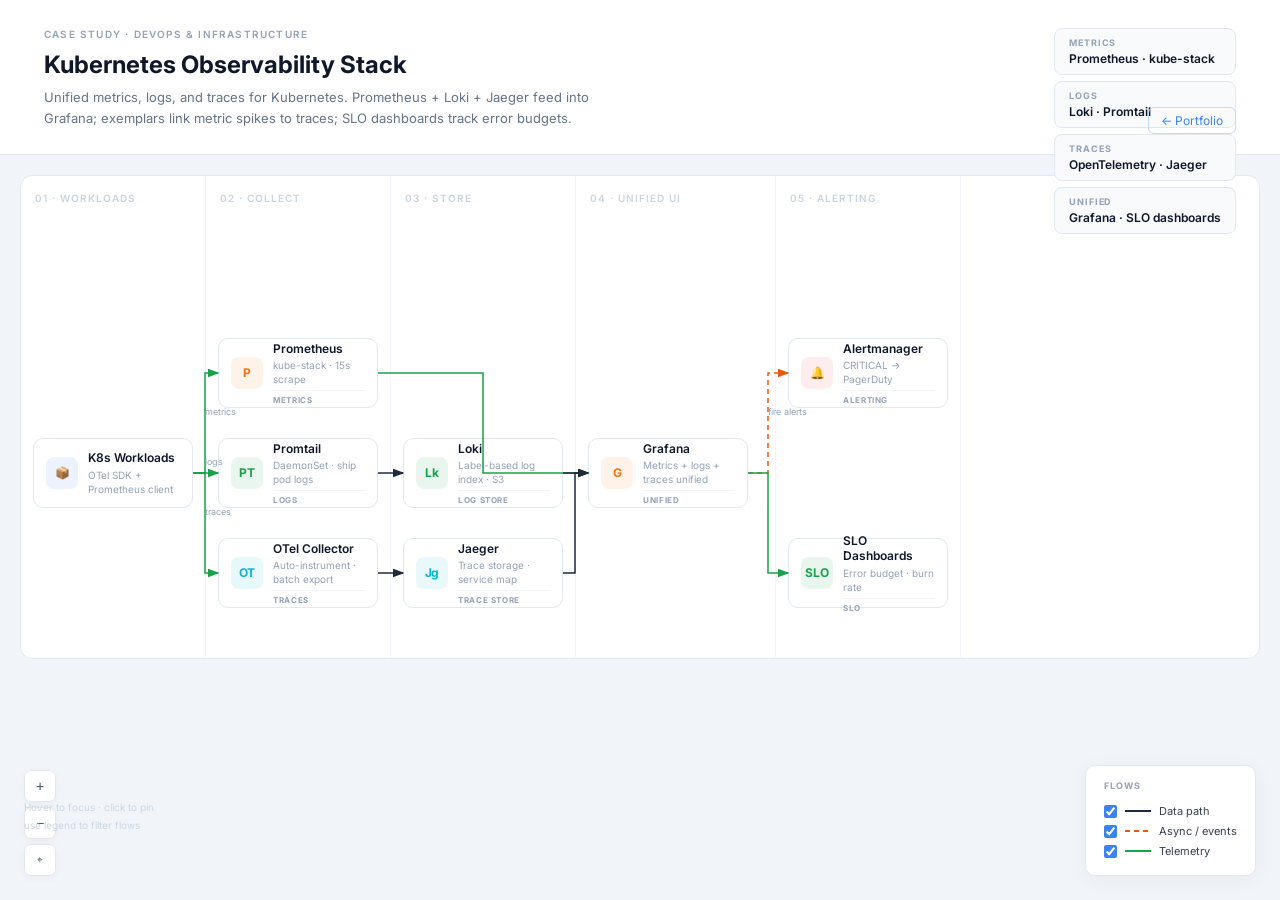
<file: diagrams/kubernetes-observability-stack.html>
<!DOCTYPE html>
<html lang="en"><head><meta charset="UTF-8"/><meta name="viewport" content="width=device-width,initial-scale=1"/>
<title>Kubernetes Observability Stack — Architecture</title>
<link href="https://fonts.googleapis.com/css2?family=Inter:wght@400;500;600;700&display=swap" rel="stylesheet"/>
<style>
*{margin:0;padding:0;box-sizing:border-box;}
body{background:#f1f5f9;font-family:Inter,system-ui,sans-serif;min-height:100vh;}
.hdr{background:#fff;border-bottom:1px solid #e2e8f0;padding:28px 44px 24px;position:relative;}
.bc{font-size:10px;font-weight:600;letter-spacing:.12em;text-transform:uppercase;color:#94a3b8;margin-bottom:10px;}
.htitle{font-size:24px;font-weight:700;color:#0f172a;margin-bottom:8px;}
.hdesc{font-size:13px;color:#64748b;max-width:580px;line-height:1.65;}
.chips{position:absolute;top:28px;right:44px;display:flex;flex-direction:column;gap:6px;}
.chip{background:#f8fafc;border:1px solid #e2e8f0;border-radius:8px;padding:8px 14px;}
.chipk{font-size:9px;font-weight:700;letter-spacing:.1em;text-transform:uppercase;color:#94a3b8;margin-bottom:3px;}
.chipv{font-size:12px;font-weight:600;color:#0f172a;}
.bbtn{position:absolute;bottom:20px;right:44px;font-size:12px;color:#3b82f6;text-decoration:none;border:1px solid #bfdbfe;padding:5px 12px;border-radius:6px;transition:.2s;}
.bbtn:hover{background:#3b82f6;color:#fff;border-color:#3b82f6;}
.cwrap{margin:20px;background:#fff;border:1px solid #e2e8f0;border-radius:12px;overflow:hidden;cursor:grab;user-select:none;}
.cwrap:active{cursor:grabbing;}
.cinner{position:relative;transform-origin:0 0;}
.lane{position:absolute;top:0;bottom:0;border-right:1px solid #f1f5f9;pointer-events:none;}
.lhdr{position:absolute;top:16px;left:14px;font-size:10px;font-weight:600;letter-spacing:.1em;text-transform:uppercase;color:#cbd5e1;white-space:nowrap;}
.node{position:absolute;height:70px;background:#fff;border:1.5px solid #e2e8f0;border-radius:10px;padding:10px 12px;display:flex;align-items:center;gap:10px;cursor:pointer;transition:border-color .2s,box-shadow .2s,opacity .25s;}
.node:hover,.node.focused{border-color:#3b82f6;box-shadow:0 0 0 3px #3b82f612;z-index:10;}
.node.pinned{border-color:#2563eb;box-shadow:0 0 0 4px #2563eb1a;z-index:11;}
.node.dimmed{opacity:.15;pointer-events:none;}
.ni{width:32px;height:32px;border-radius:8px;display:flex;align-items:center;justify-content:center;font-size:12px;font-weight:700;flex-shrink:0;letter-spacing:-.02em;}
.nc{flex:1;min-width:0;}
.nname{font-size:12px;font-weight:600;color:#0f172a;line-height:1.3;}
.nsub{font-size:10px;color:#94a3b8;margin-top:2px;line-height:1.4;}
.nbadge{font-size:8px;font-weight:700;letter-spacing:.08em;text-transform:uppercase;color:#94a3b8;border-top:1px solid #f1f5f9;padding-top:4px;margin-top:4px;}
.esvg{position:absolute;inset:0;pointer-events:none;overflow:visible;}
.ea{animation:fl 1.6s linear infinite;}
@keyframes fl{to{stroke-dashoffset:-18;}}
.elbl{font-size:9px;fill:#94a3b8;font-family:Inter,sans-serif;}
path.dim{opacity:.08!important;}
.legend{position:fixed;bottom:24px;right:24px;background:#fff;border:1px solid #e2e8f0;border-radius:10px;padding:14px 18px;z-index:200;box-shadow:0 4px 20px #0000000d;}
.ltit{font-size:9px;font-weight:700;letter-spacing:.12em;text-transform:uppercase;color:#94a3b8;margin-bottom:10px;}
.lrow{display:flex;align-items:center;gap:8px;font-size:11px;color:#374151;padding:3px 0;cursor:pointer;}
.lrow input{cursor:pointer;accent-color:#3b82f6;width:13px;height:13px;}
.zctrl{position:fixed;bottom:24px;left:24px;display:flex;flex-direction:column;gap:5px;z-index:200;}
.zb{width:32px;height:32px;background:#fff;border:1px solid #e2e8f0;border-radius:7px;font-size:14px;color:#475569;cursor:pointer;display:flex;align-items:center;justify-content:center;box-shadow:0 2px 8px #0000000a;transition:.2s;}
.zb:hover{border-color:#3b82f6;color:#3b82f6;}
.hint{position:fixed;bottom:66px;left:24px;font-size:10px;color:#cbd5e1;z-index:200;line-height:1.8;}
</style></head><body>
<div class="hdr"><div class="bc">CASE STUDY · DEVOPS & INFRASTRUCTURE</div><h1 class="htitle">Kubernetes Observability Stack</h1><p class="hdesc">Unified metrics, logs, and traces for Kubernetes. Prometheus + Loki + Jaeger feed into Grafana; exemplars link metric spikes to traces; SLO dashboards track error budgets.</p><div class="chips"><div class="chip"><div class="chipk">METRICS</div><div class="chipv">Prometheus · kube-stack</div></div><div class="chip"><div class="chipk">LOGS</div><div class="chipv">Loki · Promtail</div></div><div class="chip"><div class="chipk">TRACES</div><div class="chipv">OpenTelemetry · Jaeger</div></div><div class="chip"><div class="chipk">UNIFIED</div><div class="chipv">Grafana · SLO dashboards</div></div></div><a href="https://barry-patil.github.io/#projects" class="bbtn">← Portfolio</a></div>
<div class="cwrap" id="cw"><div class="cinner" id="ci" style="width:940px;height:482px;"><div class="lane" style="left:0px;width:185px;height:482px;"><span class="lhdr">01 · WORKLOADS</span></div><div class="lane" style="left:185px;width:185px;height:482px;"><span class="lhdr">02 · COLLECT</span></div><div class="lane" style="left:370px;width:185px;height:482px;"><span class="lhdr">03 · STORE</span></div><div class="lane" style="left:555px;width:200px;height:482px;"><span class="lhdr">04 · UNIFIED UI</span></div><div class="lane" style="left:755px;width:185px;height:482px;"><span class="lhdr">05 · ALERTING</span></div><div class="node" id="n-apps" style="left:12px;top:262px;width:160px;" data-id="apps"><div class="ni" style="background:#3b82f618;color:#3b82f6;">📦</div><div class="nc"><div class="nname">K8s Workloads</div><div class="nsub">OTel SDK + Prometheus client</div></div></div>
<div class="node" id="n-prom" style="left:197px;top:162px;width:160px;" data-id="prom"><div class="ni" style="background:#f9731618;color:#f97316;">P</div><div class="nc"><div class="nname">Prometheus</div><div class="nsub">kube-stack · 15s scrape</div><div class="nbadge">METRICS</div></div></div>
<div class="node" id="n-promtail" style="left:197px;top:262px;width:160px;" data-id="promtail"><div class="ni" style="background:#16a34a18;color:#16a34a;">PT</div><div class="nc"><div class="nname">Promtail</div><div class="nsub">DaemonSet · ship pod logs</div><div class="nbadge">LOGS</div></div></div>
<div class="node" id="n-otel" style="left:197px;top:362px;width:160px;" data-id="otel"><div class="ni" style="background:#06b6d418;color:#06b6d4;">OT</div><div class="nc"><div class="nname">OTel Collector</div><div class="nsub">Auto-instrument · batch export</div><div class="nbadge">TRACES</div></div></div>
<div class="node" id="n-loki" style="left:382px;top:262px;width:160px;" data-id="loki"><div class="ni" style="background:#16a34a18;color:#16a34a;">Lk</div><div class="nc"><div class="nname">Loki</div><div class="nsub">Label-based log index · S3</div><div class="nbadge">LOG STORE</div></div></div>
<div class="node" id="n-jaeger" style="left:382px;top:362px;width:160px;" data-id="jaeger"><div class="ni" style="background:#06b6d418;color:#06b6d4;">Jg</div><div class="nc"><div class="nname">Jaeger</div><div class="nsub">Trace storage · service map</div><div class="nbadge">TRACE STORE</div></div></div>
<div class="node" id="n-grafana" style="left:567px;top:262px;width:160px;" data-id="grafana"><div class="ni" style="background:#f9731618;color:#f97316;">G</div><div class="nc"><div class="nname">Grafana</div><div class="nsub">Metrics + logs + traces unified</div><div class="nbadge">UNIFIED</div></div></div>
<div class="node" id="n-alert" style="left:767px;top:162px;width:160px;" data-id="alert"><div class="ni" style="background:#ef444418;color:#ef4444;">🔔</div><div class="nc"><div class="nname">Alertmanager</div><div class="nsub">CRITICAL → PagerDuty</div><div class="nbadge">ALERTING</div></div></div>
<div class="node" id="n-slo" style="left:767px;top:362px;width:160px;" data-id="slo"><div class="ni" style="background:#16a34a18;color:#16a34a;">SLO</div><div class="nc"><div class="nname">SLO Dashboards</div><div class="nsub">Error budget · burn rate</div><div class="nbadge">SLO</div></div></div><svg class="esvg" width="940" height="482"><defs><marker id="auser" markerWidth="8" markerHeight="6" refX="7" refY="3" orient="auto"><polygon points="0 0,8 3,0 6" fill="#2563eb"/></marker><marker id="adata" markerWidth="8" markerHeight="6" refX="7" refY="3" orient="auto"><polygon points="0 0,8 3,0 6" fill="#1e293b"/></marker><marker id="aasync" markerWidth="8" markerHeight="6" refX="7" refY="3" orient="auto"><polygon points="0 0,8 3,0 6" fill="#ea580c"/></marker><marker id="atelemetry" markerWidth="8" markerHeight="6" refX="7" refY="3" orient="auto"><polygon points="0 0,8 3,0 6" fill="#16a34a"/></marker><marker id="acicd" markerWidth="8" markerHeight="6" refX="7" refY="3" orient="auto"><polygon points="0 0,8 3,0 6" fill="#475569"/></marker><marker id="aconfig" markerWidth="8" markerHeight="6" refX="7" refY="3" orient="auto"><polygon points="0 0,8 3,0 6" fill="#b45309"/></marker><marker id="acontrol" markerWidth="8" markerHeight="6" refX="7" refY="3" orient="auto"><polygon points="0 0,8 3,0 6" fill="#7c3aed"/></marker></defs><path class="es" d="M172,297 L184,297 L184,197 L197,197" stroke="#16a34a" stroke-width="1.5" fill="none"  data-flow="telemetry" data-from="apps" data-to="prom" marker-end="url(#atelemetry)"/><text x="184" y="239" class="elbl">metrics</text>
<path class="es" d="M172,297 L184,297 L184,297 L197,297" stroke="#16a34a" stroke-width="1.5" fill="none"  data-flow="telemetry" data-from="apps" data-to="promtail" marker-end="url(#atelemetry)"/><text x="184" y="289" class="elbl">logs</text>
<path class="es" d="M172,297 L184,297 L184,397 L197,397" stroke="#16a34a" stroke-width="1.5" fill="none"  data-flow="telemetry" data-from="apps" data-to="otel" marker-end="url(#atelemetry)"/><text x="184" y="339" class="elbl">traces</text>
<path class="es" d="M357,197 L462,197 L462,297 L567,297" stroke="#16a34a" stroke-width="1.5" fill="none"  data-flow="telemetry" data-from="prom" data-to="grafana" marker-end="url(#atelemetry)"/>
<path class="es" d="M357,297 L370,297 L370,297 L382,297" stroke="#1e293b" stroke-width="1.5" fill="none"  data-flow="data" data-from="promtail" data-to="loki" marker-end="url(#adata)"/>
<path class="es" d="M357,397 L370,397 L370,397 L382,397" stroke="#1e293b" stroke-width="1.5" fill="none"  data-flow="data" data-from="otel" data-to="jaeger" marker-end="url(#adata)"/>
<path class="es" d="M542,297 L554,297 L554,297 L567,297" stroke="#1e293b" stroke-width="1.5" fill="none"  data-flow="data" data-from="loki" data-to="grafana" marker-end="url(#adata)"/>
<path class="es" d="M542,397 L554,397 L554,297 L567,297" stroke="#1e293b" stroke-width="1.5" fill="none"  data-flow="data" data-from="jaeger" data-to="grafana" marker-end="url(#adata)"/>
<path class="ea" d="M727,297 L747,297 L747,197 L767,197" stroke="#ea580c" stroke-width="1.5" fill="none" stroke-dasharray="5,4" data-flow="async" data-from="grafana" data-to="alert" marker-end="url(#aasync)"/><text x="747" y="239" class="elbl">fire alerts</text>
<path class="es" d="M727,297 L747,297 L747,397 L767,397" stroke="#16a34a" stroke-width="1.5" fill="none"  data-flow="telemetry" data-from="grafana" data-to="slo" marker-end="url(#atelemetry)"/></svg></div></div>
<div class="legend"><div class="ltit">FLOWS</div><label class="lrow"><input type="checkbox" checked data-flow="data"/><svg width="26" height="10"><line x1="0" y1="5" x2="26" y2="5" stroke="#1e293b" stroke-width="2" style=""/></svg><span>Data path</span></label>
<label class="lrow"><input type="checkbox" checked data-flow="async"/><svg width="26" height="10"><line x1="0" y1="5" x2="26" y2="5" stroke="#ea580c" stroke-width="2" style="stroke-dasharray:5,4"/></svg><span>Async / events</span></label>
<label class="lrow"><input type="checkbox" checked data-flow="telemetry"/><svg width="26" height="10"><line x1="0" y1="5" x2="26" y2="5" stroke="#16a34a" stroke-width="2" style=""/></svg><span>Telemetry</span></label>
</div>
<div class="zctrl"><button class="zb" id="zi">+</button><button class="zb" id="zo">−</button><button class="zb" id="zr" style="font-size:10px">⌖</button></div>
<div class="hint">Hover to focus · click to pin<br>use legend to filter flows</div>
<script>
const cw=document.getElementById('cw'),ci=document.getElementById('ci');
let sc=1,tx=0,ty=0,dr=false,lx=0,ly=0;
function aT(){ci.style.transform=`translate(${tx}px,${ty}px) scale(${sc})`;}
cw.addEventListener('wheel',e=>{e.preventDefault();const r=cw.getBoundingClientRect(),mx=e.clientX-r.left-tx,my=e.clientY-r.top-ty,d=e.deltaY>0?.88:1.12,ns=Math.max(.25,Math.min(3,sc*d));tx-=mx*(ns-sc);ty-=my*(ns-sc);sc=ns;aT();},{passive:false});
cw.addEventListener('mousedown',e=>{if(!e.target.closest('.node')){dr=true;lx=e.clientX;ly=e.clientY;}});
window.addEventListener('mousemove',e=>{if(!dr)return;tx+=e.clientX-lx;ty+=e.clientY-ly;lx=e.clientX;ly=e.clientY;aT();});
window.addEventListener('mouseup',()=>dr=false);
document.getElementById('zi').onclick=()=>{sc=Math.min(3,sc*1.2);aT();};
document.getElementById('zo').onclick=()=>{sc=Math.max(.25,sc/1.2);aT();};
document.getElementById('zr').onclick=()=>{sc=1;tx=0;ty=0;aT();};

const allNodes=document.querySelectorAll('.node');
let pinned=null;
function focusNode(n){
  allNodes.forEach(x=>x!==n?x.classList.add('dimmed'):x.classList.remove('dimmed'));
  n.classList.add('focused');
  const id=n.dataset.id;
  document.querySelectorAll('path[data-flow]').forEach(p=>p.classList.toggle('dim',p.dataset.from!==id&&p.dataset.to!==id));
}
function clearFocus(){allNodes.forEach(x=>x.classList.remove('dimmed','focused','pinned'));document.querySelectorAll('path[data-flow]').forEach(p=>p.classList.remove('dim'));}
allNodes.forEach(n=>{
  n.addEventListener('mouseenter',()=>{if(!pinned)focusNode(n);});
  n.addEventListener('mouseleave',()=>{if(!pinned)clearFocus();});
  n.addEventListener('click',e=>{e.stopPropagation();if(pinned===n){pinned=null;clearFocus();}else{pinned=n;clearFocus();n.classList.add('pinned');focusNode(n);}});
});
document.body.addEventListener('click',()=>{if(pinned){pinned=null;clearFocus();}});
document.querySelectorAll('.lrow input').forEach(cb=>{
  cb.addEventListener('change',()=>{
    document.querySelectorAll(`path[data-flow="${cb.dataset.flow}"]`).forEach(p=>p.style.display=cb.checked?'':'none');
  });
});
</script></body></html>
</file>
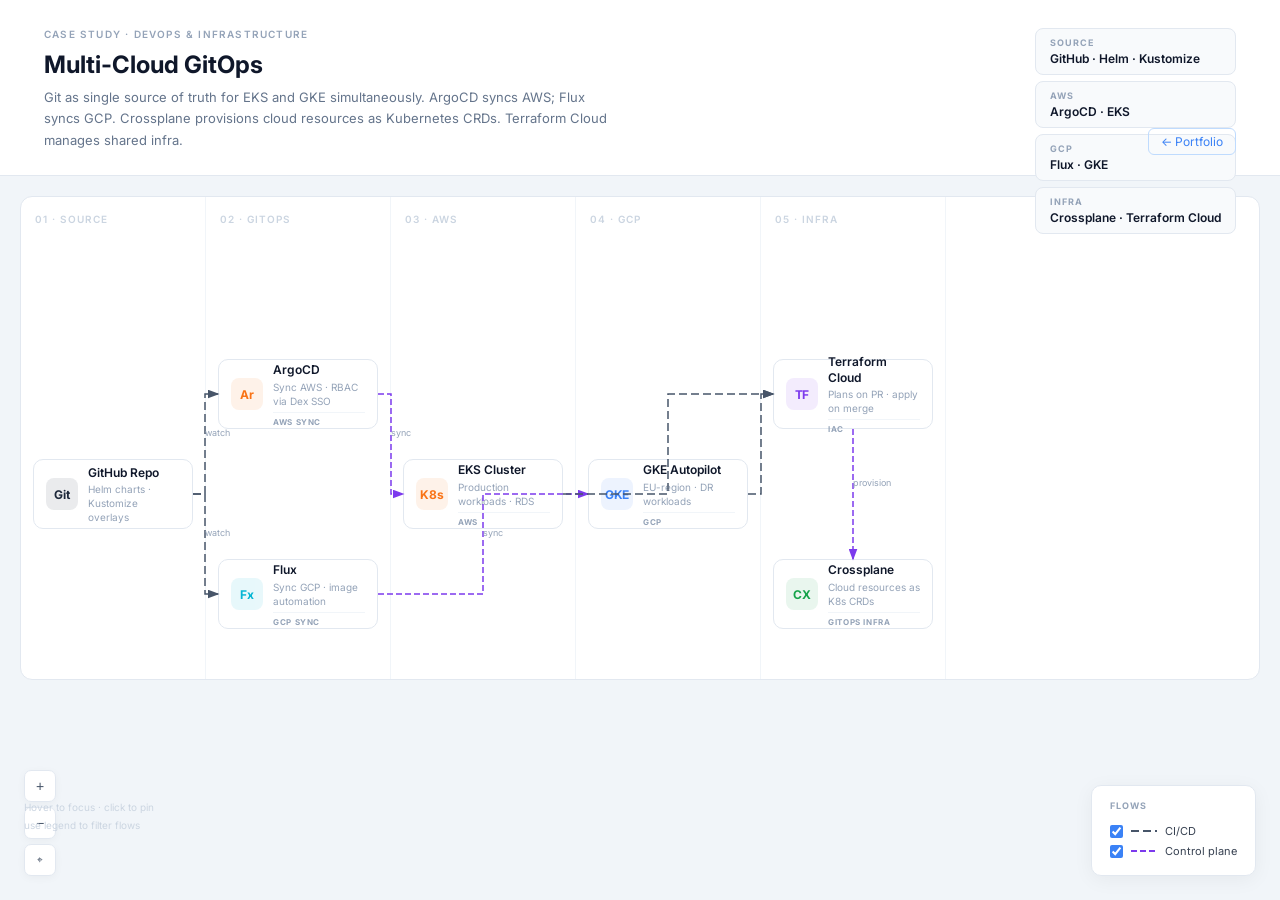
<file: diagrams/multi-cloud-gitops.html>
<!DOCTYPE html>
<html lang="en"><head><meta charset="UTF-8"/><meta name="viewport" content="width=device-width,initial-scale=1"/>
<title>Multi-Cloud GitOps — Architecture</title>
<link href="https://fonts.googleapis.com/css2?family=Inter:wght@400;500;600;700&display=swap" rel="stylesheet"/>
<style>
*{margin:0;padding:0;box-sizing:border-box;}
body{background:#f1f5f9;font-family:Inter,system-ui,sans-serif;min-height:100vh;}
.hdr{background:#fff;border-bottom:1px solid #e2e8f0;padding:28px 44px 24px;position:relative;}
.bc{font-size:10px;font-weight:600;letter-spacing:.12em;text-transform:uppercase;color:#94a3b8;margin-bottom:10px;}
.htitle{font-size:24px;font-weight:700;color:#0f172a;margin-bottom:8px;}
.hdesc{font-size:13px;color:#64748b;max-width:580px;line-height:1.65;}
.chips{position:absolute;top:28px;right:44px;display:flex;flex-direction:column;gap:6px;}
.chip{background:#f8fafc;border:1px solid #e2e8f0;border-radius:8px;padding:8px 14px;}
.chipk{font-size:9px;font-weight:700;letter-spacing:.1em;text-transform:uppercase;color:#94a3b8;margin-bottom:3px;}
.chipv{font-size:12px;font-weight:600;color:#0f172a;}
.bbtn{position:absolute;bottom:20px;right:44px;font-size:12px;color:#3b82f6;text-decoration:none;border:1px solid #bfdbfe;padding:5px 12px;border-radius:6px;transition:.2s;}
.bbtn:hover{background:#3b82f6;color:#fff;border-color:#3b82f6;}
.cwrap{margin:20px;background:#fff;border:1px solid #e2e8f0;border-radius:12px;overflow:hidden;cursor:grab;user-select:none;}
.cwrap:active{cursor:grabbing;}
.cinner{position:relative;transform-origin:0 0;}
.lane{position:absolute;top:0;bottom:0;border-right:1px solid #f1f5f9;pointer-events:none;}
.lhdr{position:absolute;top:16px;left:14px;font-size:10px;font-weight:600;letter-spacing:.1em;text-transform:uppercase;color:#cbd5e1;white-space:nowrap;}
.node{position:absolute;height:70px;background:#fff;border:1.5px solid #e2e8f0;border-radius:10px;padding:10px 12px;display:flex;align-items:center;gap:10px;cursor:pointer;transition:border-color .2s,box-shadow .2s,opacity .25s;}
.node:hover,.node.focused{border-color:#3b82f6;box-shadow:0 0 0 3px #3b82f612;z-index:10;}
.node.pinned{border-color:#2563eb;box-shadow:0 0 0 4px #2563eb1a;z-index:11;}
.node.dimmed{opacity:.15;pointer-events:none;}
.ni{width:32px;height:32px;border-radius:8px;display:flex;align-items:center;justify-content:center;font-size:12px;font-weight:700;flex-shrink:0;letter-spacing:-.02em;}
.nc{flex:1;min-width:0;}
.nname{font-size:12px;font-weight:600;color:#0f172a;line-height:1.3;}
.nsub{font-size:10px;color:#94a3b8;margin-top:2px;line-height:1.4;}
.nbadge{font-size:8px;font-weight:700;letter-spacing:.08em;text-transform:uppercase;color:#94a3b8;border-top:1px solid #f1f5f9;padding-top:4px;margin-top:4px;}
.esvg{position:absolute;inset:0;pointer-events:none;overflow:visible;}
.ea{animation:fl 1.6s linear infinite;}
@keyframes fl{to{stroke-dashoffset:-18;}}
.elbl{font-size:9px;fill:#94a3b8;font-family:Inter,sans-serif;}
path.dim{opacity:.08!important;}
.legend{position:fixed;bottom:24px;right:24px;background:#fff;border:1px solid #e2e8f0;border-radius:10px;padding:14px 18px;z-index:200;box-shadow:0 4px 20px #0000000d;}
.ltit{font-size:9px;font-weight:700;letter-spacing:.12em;text-transform:uppercase;color:#94a3b8;margin-bottom:10px;}
.lrow{display:flex;align-items:center;gap:8px;font-size:11px;color:#374151;padding:3px 0;cursor:pointer;}
.lrow input{cursor:pointer;accent-color:#3b82f6;width:13px;height:13px;}
.zctrl{position:fixed;bottom:24px;left:24px;display:flex;flex-direction:column;gap:5px;z-index:200;}
.zb{width:32px;height:32px;background:#fff;border:1px solid #e2e8f0;border-radius:7px;font-size:14px;color:#475569;cursor:pointer;display:flex;align-items:center;justify-content:center;box-shadow:0 2px 8px #0000000a;transition:.2s;}
.zb:hover{border-color:#3b82f6;color:#3b82f6;}
.hint{position:fixed;bottom:66px;left:24px;font-size:10px;color:#cbd5e1;z-index:200;line-height:1.8;}
</style></head><body>
<div class="hdr"><div class="bc">CASE STUDY · DEVOPS & INFRASTRUCTURE</div><h1 class="htitle">Multi-Cloud GitOps</h1><p class="hdesc">Git as single source of truth for EKS and GKE simultaneously. ArgoCD syncs AWS; Flux syncs GCP. Crossplane provisions cloud resources as Kubernetes CRDs. Terraform Cloud manages shared infra.</p><div class="chips"><div class="chip"><div class="chipk">SOURCE</div><div class="chipv">GitHub · Helm · Kustomize</div></div><div class="chip"><div class="chipk">AWS</div><div class="chipv">ArgoCD · EKS</div></div><div class="chip"><div class="chipk">GCP</div><div class="chipv">Flux · GKE</div></div><div class="chip"><div class="chipk">INFRA</div><div class="chipv">Crossplane · Terraform Cloud</div></div></div><a href="https://barry-patil.github.io/#projects" class="bbtn">← Portfolio</a></div>
<div class="cwrap" id="cw"><div class="cinner" id="ci" style="width:925px;height:482px;"><div class="lane" style="left:0px;width:185px;height:482px;"><span class="lhdr">01 · SOURCE</span></div><div class="lane" style="left:185px;width:185px;height:482px;"><span class="lhdr">02 · GITOPS</span></div><div class="lane" style="left:370px;width:185px;height:482px;"><span class="lhdr">03 · AWS</span></div><div class="lane" style="left:555px;width:185px;height:482px;"><span class="lhdr">04 · GCP</span></div><div class="lane" style="left:740px;width:185px;height:482px;"><span class="lhdr">05 · INFRA</span></div><div class="node" id="n-repo" style="left:12px;top:262px;width:160px;" data-id="repo"><div class="ni" style="background:#1e293b18;color:#1e293b;">Git</div><div class="nc"><div class="nname">GitHub Repo</div><div class="nsub">Helm charts · Kustomize overlays</div></div></div>
<div class="node" id="n-argo" style="left:197px;top:162px;width:160px;" data-id="argo"><div class="ni" style="background:#f9731618;color:#f97316;">Ar</div><div class="nc"><div class="nname">ArgoCD</div><div class="nsub">Sync AWS · RBAC via Dex SSO</div><div class="nbadge">AWS SYNC</div></div></div>
<div class="node" id="n-flux" style="left:197px;top:362px;width:160px;" data-id="flux"><div class="ni" style="background:#06b6d418;color:#06b6d4;">Fx</div><div class="nc"><div class="nname">Flux</div><div class="nsub">Sync GCP · image automation</div><div class="nbadge">GCP SYNC</div></div></div>
<div class="node" id="n-eks" style="left:382px;top:262px;width:160px;" data-id="eks"><div class="ni" style="background:#f9731618;color:#f97316;">K8s</div><div class="nc"><div class="nname">EKS Cluster</div><div class="nsub">Production workloads · RDS</div><div class="nbadge">AWS</div></div></div>
<div class="node" id="n-gke" style="left:567px;top:262px;width:160px;" data-id="gke"><div class="ni" style="background:#3b82f618;color:#3b82f6;">GKE</div><div class="nc"><div class="nname">GKE Autopilot</div><div class="nsub">EU-region · DR workloads</div><div class="nbadge">GCP</div></div></div>
<div class="node" id="n-tf" style="left:752px;top:162px;width:160px;" data-id="tf"><div class="ni" style="background:#7c3aed18;color:#7c3aed;">TF</div><div class="nc"><div class="nname">Terraform Cloud</div><div class="nsub">Plans on PR · apply on merge</div><div class="nbadge">IaC</div></div></div>
<div class="node" id="n-cross" style="left:752px;top:362px;width:160px;" data-id="cross"><div class="ni" style="background:#16a34a18;color:#16a34a;">CX</div><div class="nc"><div class="nname">Crossplane</div><div class="nsub">Cloud resources as K8s CRDs</div><div class="nbadge">GITOPS INFRA</div></div></div><svg class="esvg" width="925" height="482"><defs><marker id="auser" markerWidth="8" markerHeight="6" refX="7" refY="3" orient="auto"><polygon points="0 0,8 3,0 6" fill="#2563eb"/></marker><marker id="adata" markerWidth="8" markerHeight="6" refX="7" refY="3" orient="auto"><polygon points="0 0,8 3,0 6" fill="#1e293b"/></marker><marker id="aasync" markerWidth="8" markerHeight="6" refX="7" refY="3" orient="auto"><polygon points="0 0,8 3,0 6" fill="#ea580c"/></marker><marker id="atelemetry" markerWidth="8" markerHeight="6" refX="7" refY="3" orient="auto"><polygon points="0 0,8 3,0 6" fill="#16a34a"/></marker><marker id="acicd" markerWidth="8" markerHeight="6" refX="7" refY="3" orient="auto"><polygon points="0 0,8 3,0 6" fill="#475569"/></marker><marker id="aconfig" markerWidth="8" markerHeight="6" refX="7" refY="3" orient="auto"><polygon points="0 0,8 3,0 6" fill="#b45309"/></marker><marker id="acontrol" markerWidth="8" markerHeight="6" refX="7" refY="3" orient="auto"><polygon points="0 0,8 3,0 6" fill="#7c3aed"/></marker></defs><path class="ea" d="M172,297 L184,297 L184,197 L197,197" stroke="#475569" stroke-width="1.5" fill="none" stroke-dasharray="8,4" data-flow="cicd" data-from="repo" data-to="argo" marker-end="url(#acicd)"/><text x="184" y="239" class="elbl">watch</text>
<path class="ea" d="M172,297 L184,297 L184,397 L197,397" stroke="#475569" stroke-width="1.5" fill="none" stroke-dasharray="8,4" data-flow="cicd" data-from="repo" data-to="flux" marker-end="url(#acicd)"/><text x="184" y="339" class="elbl">watch</text>
<path class="ea" d="M357,197 L370,197 L370,297 L382,297" stroke="#7c3aed" stroke-width="1.5" fill="none" stroke-dasharray="6,3" data-flow="control" data-from="argo" data-to="eks" marker-end="url(#acontrol)"/><text x="370" y="239" class="elbl">sync</text>
<path class="ea" d="M357,397 L462,397 L462,297 L567,297" stroke="#7c3aed" stroke-width="1.5" fill="none" stroke-dasharray="6,3" data-flow="control" data-from="flux" data-to="gke" marker-end="url(#acontrol)"/><text x="462" y="339" class="elbl">sync</text>
<path class="ea" d="M542,297 L647,297 L647,197 L752,197" stroke="#475569" stroke-width="1.5" fill="none" stroke-dasharray="8,4" data-flow="cicd" data-from="eks" data-to="tf" marker-end="url(#acicd)"/>
<path class="ea" d="M727,297 L740,297 L740,197 L752,197" stroke="#475569" stroke-width="1.5" fill="none" stroke-dasharray="8,4" data-flow="cicd" data-from="gke" data-to="tf" marker-end="url(#acicd)"/>
<path class="ea" d="M832,232 L832,297 L832,297 L832,362" stroke="#7c3aed" stroke-width="1.5" fill="none" stroke-dasharray="6,3" data-flow="control" data-from="tf" data-to="cross" marker-end="url(#acontrol)"/><text x="832" y="289" class="elbl">provision</text></svg></div></div>
<div class="legend"><div class="ltit">FLOWS</div><label class="lrow"><input type="checkbox" checked data-flow="cicd"/><svg width="26" height="10"><line x1="0" y1="5" x2="26" y2="5" stroke="#475569" stroke-width="2" style="stroke-dasharray:8,4"/></svg><span>CI/CD</span></label>
<label class="lrow"><input type="checkbox" checked data-flow="control"/><svg width="26" height="10"><line x1="0" y1="5" x2="26" y2="5" stroke="#7c3aed" stroke-width="2" style="stroke-dasharray:6,3"/></svg><span>Control plane</span></label>
</div>
<div class="zctrl"><button class="zb" id="zi">+</button><button class="zb" id="zo">−</button><button class="zb" id="zr" style="font-size:10px">⌖</button></div>
<div class="hint">Hover to focus · click to pin<br>use legend to filter flows</div>
<script>
const cw=document.getElementById('cw'),ci=document.getElementById('ci');
let sc=1,tx=0,ty=0,dr=false,lx=0,ly=0;
function aT(){ci.style.transform=`translate(${tx}px,${ty}px) scale(${sc})`;}
cw.addEventListener('wheel',e=>{e.preventDefault();const r=cw.getBoundingClientRect(),mx=e.clientX-r.left-tx,my=e.clientY-r.top-ty,d=e.deltaY>0?.88:1.12,ns=Math.max(.25,Math.min(3,sc*d));tx-=mx*(ns-sc);ty-=my*(ns-sc);sc=ns;aT();},{passive:false});
cw.addEventListener('mousedown',e=>{if(!e.target.closest('.node')){dr=true;lx=e.clientX;ly=e.clientY;}});
window.addEventListener('mousemove',e=>{if(!dr)return;tx+=e.clientX-lx;ty+=e.clientY-ly;lx=e.clientX;ly=e.clientY;aT();});
window.addEventListener('mouseup',()=>dr=false);
document.getElementById('zi').onclick=()=>{sc=Math.min(3,sc*1.2);aT();};
document.getElementById('zo').onclick=()=>{sc=Math.max(.25,sc/1.2);aT();};
document.getElementById('zr').onclick=()=>{sc=1;tx=0;ty=0;aT();};

const allNodes=document.querySelectorAll('.node');
let pinned=null;
function focusNode(n){
  allNodes.forEach(x=>x!==n?x.classList.add('dimmed'):x.classList.remove('dimmed'));
  n.classList.add('focused');
  const id=n.dataset.id;
  document.querySelectorAll('path[data-flow]').forEach(p=>p.classList.toggle('dim',p.dataset.from!==id&&p.dataset.to!==id));
}
function clearFocus(){allNodes.forEach(x=>x.classList.remove('dimmed','focused','pinned'));document.querySelectorAll('path[data-flow]').forEach(p=>p.classList.remove('dim'));}
allNodes.forEach(n=>{
  n.addEventListener('mouseenter',()=>{if(!pinned)focusNode(n);});
  n.addEventListener('mouseleave',()=>{if(!pinned)clearFocus();});
  n.addEventListener('click',e=>{e.stopPropagation();if(pinned===n){pinned=null;clearFocus();}else{pinned=n;clearFocus();n.classList.add('pinned');focusNode(n);}});
});
document.body.addEventListener('click',()=>{if(pinned){pinned=null;clearFocus();}});
document.querySelectorAll('.lrow input').forEach(cb=>{
  cb.addEventListener('change',()=>{
    document.querySelectorAll(`path[data-flow="${cb.dataset.flow}"]`).forEach(p=>p.style.display=cb.checked?'':'none');
  });
});
</script></body></html>
</file>
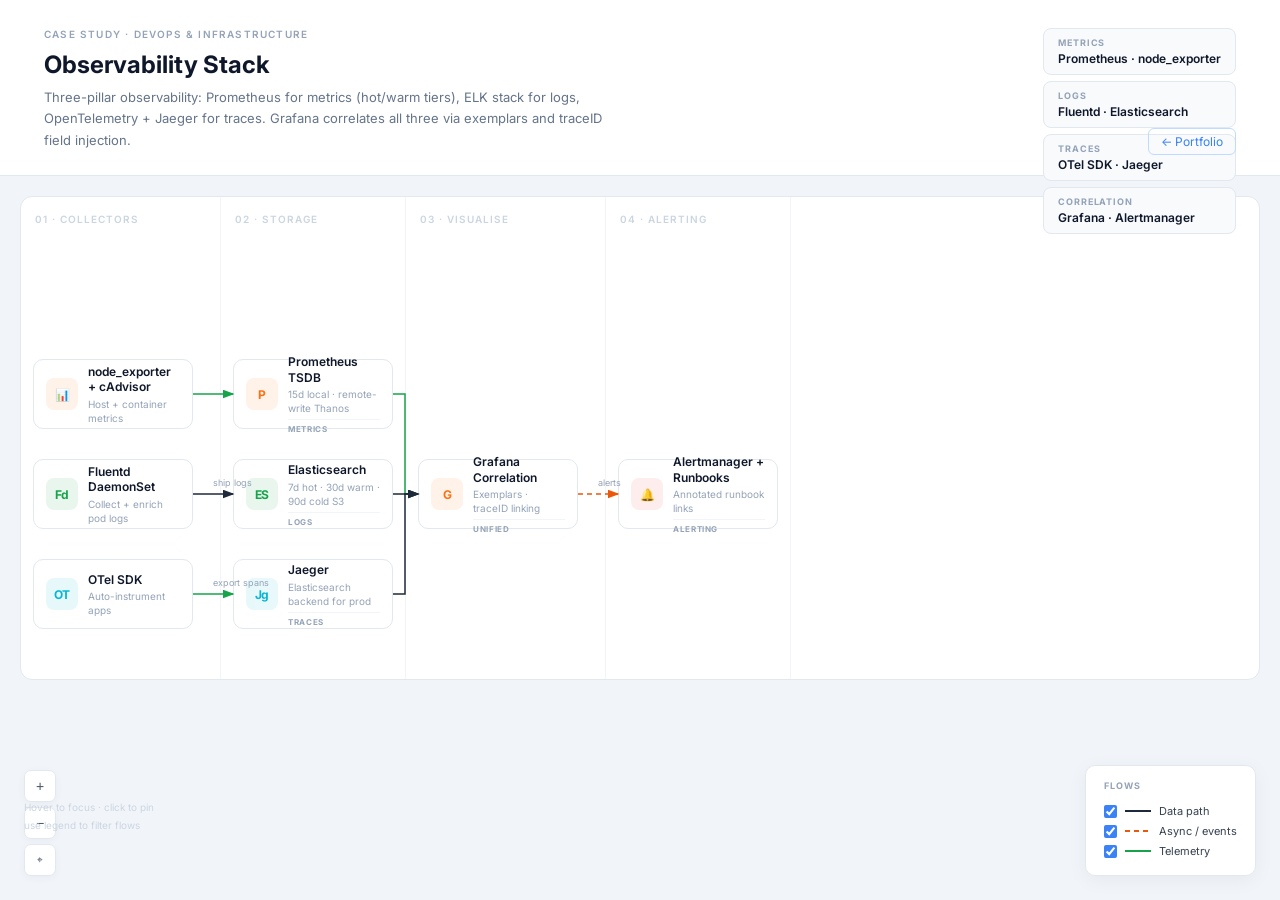
<file: diagrams/observability-stack.html>
<!DOCTYPE html>
<html lang="en"><head><meta charset="UTF-8"/><meta name="viewport" content="width=device-width,initial-scale=1"/>
<title>Observability Stack — Architecture</title>
<link href="https://fonts.googleapis.com/css2?family=Inter:wght@400;500;600;700&display=swap" rel="stylesheet"/>
<style>
*{margin:0;padding:0;box-sizing:border-box;}
body{background:#f1f5f9;font-family:Inter,system-ui,sans-serif;min-height:100vh;}
.hdr{background:#fff;border-bottom:1px solid #e2e8f0;padding:28px 44px 24px;position:relative;}
.bc{font-size:10px;font-weight:600;letter-spacing:.12em;text-transform:uppercase;color:#94a3b8;margin-bottom:10px;}
.htitle{font-size:24px;font-weight:700;color:#0f172a;margin-bottom:8px;}
.hdesc{font-size:13px;color:#64748b;max-width:580px;line-height:1.65;}
.chips{position:absolute;top:28px;right:44px;display:flex;flex-direction:column;gap:6px;}
.chip{background:#f8fafc;border:1px solid #e2e8f0;border-radius:8px;padding:8px 14px;}
.chipk{font-size:9px;font-weight:700;letter-spacing:.1em;text-transform:uppercase;color:#94a3b8;margin-bottom:3px;}
.chipv{font-size:12px;font-weight:600;color:#0f172a;}
.bbtn{position:absolute;bottom:20px;right:44px;font-size:12px;color:#3b82f6;text-decoration:none;border:1px solid #bfdbfe;padding:5px 12px;border-radius:6px;transition:.2s;}
.bbtn:hover{background:#3b82f6;color:#fff;border-color:#3b82f6;}
.cwrap{margin:20px;background:#fff;border:1px solid #e2e8f0;border-radius:12px;overflow:hidden;cursor:grab;user-select:none;}
.cwrap:active{cursor:grabbing;}
.cinner{position:relative;transform-origin:0 0;}
.lane{position:absolute;top:0;bottom:0;border-right:1px solid #f1f5f9;pointer-events:none;}
.lhdr{position:absolute;top:16px;left:14px;font-size:10px;font-weight:600;letter-spacing:.1em;text-transform:uppercase;color:#cbd5e1;white-space:nowrap;}
.node{position:absolute;height:70px;background:#fff;border:1.5px solid #e2e8f0;border-radius:10px;padding:10px 12px;display:flex;align-items:center;gap:10px;cursor:pointer;transition:border-color .2s,box-shadow .2s,opacity .25s;}
.node:hover,.node.focused{border-color:#3b82f6;box-shadow:0 0 0 3px #3b82f612;z-index:10;}
.node.pinned{border-color:#2563eb;box-shadow:0 0 0 4px #2563eb1a;z-index:11;}
.node.dimmed{opacity:.15;pointer-events:none;}
.ni{width:32px;height:32px;border-radius:8px;display:flex;align-items:center;justify-content:center;font-size:12px;font-weight:700;flex-shrink:0;letter-spacing:-.02em;}
.nc{flex:1;min-width:0;}
.nname{font-size:12px;font-weight:600;color:#0f172a;line-height:1.3;}
.nsub{font-size:10px;color:#94a3b8;margin-top:2px;line-height:1.4;}
.nbadge{font-size:8px;font-weight:700;letter-spacing:.08em;text-transform:uppercase;color:#94a3b8;border-top:1px solid #f1f5f9;padding-top:4px;margin-top:4px;}
.esvg{position:absolute;inset:0;pointer-events:none;overflow:visible;}
.ea{animation:fl 1.6s linear infinite;}
@keyframes fl{to{stroke-dashoffset:-18;}}
.elbl{font-size:9px;fill:#94a3b8;font-family:Inter,sans-serif;}
path.dim{opacity:.08!important;}
.legend{position:fixed;bottom:24px;right:24px;background:#fff;border:1px solid #e2e8f0;border-radius:10px;padding:14px 18px;z-index:200;box-shadow:0 4px 20px #0000000d;}
.ltit{font-size:9px;font-weight:700;letter-spacing:.12em;text-transform:uppercase;color:#94a3b8;margin-bottom:10px;}
.lrow{display:flex;align-items:center;gap:8px;font-size:11px;color:#374151;padding:3px 0;cursor:pointer;}
.lrow input{cursor:pointer;accent-color:#3b82f6;width:13px;height:13px;}
.zctrl{position:fixed;bottom:24px;left:24px;display:flex;flex-direction:column;gap:5px;z-index:200;}
.zb{width:32px;height:32px;background:#fff;border:1px solid #e2e8f0;border-radius:7px;font-size:14px;color:#475569;cursor:pointer;display:flex;align-items:center;justify-content:center;box-shadow:0 2px 8px #0000000a;transition:.2s;}
.zb:hover{border-color:#3b82f6;color:#3b82f6;}
.hint{position:fixed;bottom:66px;left:24px;font-size:10px;color:#cbd5e1;z-index:200;line-height:1.8;}
</style></head><body>
<div class="hdr"><div class="bc">CASE STUDY · DEVOPS & INFRASTRUCTURE</div><h1 class="htitle">Observability Stack</h1><p class="hdesc">Three-pillar observability: Prometheus for metrics (hot/warm tiers), ELK stack for logs, OpenTelemetry + Jaeger for traces. Grafana correlates all three via exemplars and traceID field injection.</p><div class="chips"><div class="chip"><div class="chipk">METRICS</div><div class="chipv">Prometheus · node_exporter</div></div><div class="chip"><div class="chipk">LOGS</div><div class="chipv">Fluentd · Elasticsearch</div></div><div class="chip"><div class="chipk">TRACES</div><div class="chipv">OTel SDK · Jaeger</div></div><div class="chip"><div class="chipk">CORRELATION</div><div class="chipv">Grafana · Alertmanager</div></div></div><a href="https://barry-patil.github.io/#projects" class="bbtn">← Portfolio</a></div>
<div class="cwrap" id="cw"><div class="cinner" id="ci" style="width:770px;height:482px;"><div class="lane" style="left:0px;width:200px;height:482px;"><span class="lhdr">01 · COLLECTORS</span></div><div class="lane" style="left:200px;width:185px;height:482px;"><span class="lhdr">02 · STORAGE</span></div><div class="lane" style="left:385px;width:200px;height:482px;"><span class="lhdr">03 · VISUALISE</span></div><div class="lane" style="left:585px;width:185px;height:482px;"><span class="lhdr">04 · ALERTING</span></div><div class="node" id="n-node" style="left:12px;top:162px;width:160px;" data-id="node"><div class="ni" style="background:#f9731618;color:#f97316;">📊</div><div class="nc"><div class="nname">node_exporter + cAdvisor</div><div class="nsub">Host + container metrics</div></div></div>
<div class="node" id="n-fluentd" style="left:12px;top:262px;width:160px;" data-id="fluentd"><div class="ni" style="background:#16a34a18;color:#16a34a;">Fd</div><div class="nc"><div class="nname">Fluentd DaemonSet</div><div class="nsub">Collect + enrich pod logs</div></div></div>
<div class="node" id="n-otel" style="left:12px;top:362px;width:160px;" data-id="otel"><div class="ni" style="background:#06b6d418;color:#06b6d4;">OT</div><div class="nc"><div class="nname">OTel SDK</div><div class="nsub">Auto-instrument apps</div></div></div>
<div class="node" id="n-prom" style="left:212px;top:162px;width:160px;" data-id="prom"><div class="ni" style="background:#f9731618;color:#f97316;">P</div><div class="nc"><div class="nname">Prometheus TSDB</div><div class="nsub">15d local · remote-write Thanos</div><div class="nbadge">METRICS</div></div></div>
<div class="node" id="n-es" style="left:212px;top:262px;width:160px;" data-id="es"><div class="ni" style="background:#16a34a18;color:#16a34a;">ES</div><div class="nc"><div class="nname">Elasticsearch</div><div class="nsub">7d hot · 30d warm · 90d cold S3</div><div class="nbadge">LOGS</div></div></div>
<div class="node" id="n-jaeger" style="left:212px;top:362px;width:160px;" data-id="jaeger"><div class="ni" style="background:#06b6d418;color:#06b6d4;">Jg</div><div class="nc"><div class="nname">Jaeger</div><div class="nsub">Elasticsearch backend for prod</div><div class="nbadge">TRACES</div></div></div>
<div class="node" id="n-grafana" style="left:397px;top:262px;width:160px;" data-id="grafana"><div class="ni" style="background:#f9731618;color:#f97316;">G</div><div class="nc"><div class="nname">Grafana Correlation</div><div class="nsub">Exemplars · traceID linking</div><div class="nbadge">UNIFIED</div></div></div>
<div class="node" id="n-am" style="left:597px;top:262px;width:160px;" data-id="am"><div class="ni" style="background:#ef444418;color:#ef4444;">🔔</div><div class="nc"><div class="nname">Alertmanager + Runbooks</div><div class="nsub">Annotated runbook links</div><div class="nbadge">ALERTING</div></div></div><svg class="esvg" width="770" height="482"><defs><marker id="auser" markerWidth="8" markerHeight="6" refX="7" refY="3" orient="auto"><polygon points="0 0,8 3,0 6" fill="#2563eb"/></marker><marker id="adata" markerWidth="8" markerHeight="6" refX="7" refY="3" orient="auto"><polygon points="0 0,8 3,0 6" fill="#1e293b"/></marker><marker id="aasync" markerWidth="8" markerHeight="6" refX="7" refY="3" orient="auto"><polygon points="0 0,8 3,0 6" fill="#ea580c"/></marker><marker id="atelemetry" markerWidth="8" markerHeight="6" refX="7" refY="3" orient="auto"><polygon points="0 0,8 3,0 6" fill="#16a34a"/></marker><marker id="acicd" markerWidth="8" markerHeight="6" refX="7" refY="3" orient="auto"><polygon points="0 0,8 3,0 6" fill="#475569"/></marker><marker id="aconfig" markerWidth="8" markerHeight="6" refX="7" refY="3" orient="auto"><polygon points="0 0,8 3,0 6" fill="#b45309"/></marker><marker id="acontrol" markerWidth="8" markerHeight="6" refX="7" refY="3" orient="auto"><polygon points="0 0,8 3,0 6" fill="#7c3aed"/></marker></defs><path class="es" d="M172,197 L192,197 L192,197 L212,197" stroke="#16a34a" stroke-width="1.5" fill="none"  data-flow="telemetry" data-from="node" data-to="prom" marker-end="url(#atelemetry)"/>
<path class="es" d="M172,297 L192,297 L192,297 L212,297" stroke="#1e293b" stroke-width="1.5" fill="none"  data-flow="data" data-from="fluentd" data-to="es" marker-end="url(#adata)"/><text x="192" y="289" class="elbl">ship logs</text>
<path class="es" d="M172,397 L192,397 L192,397 L212,397" stroke="#16a34a" stroke-width="1.5" fill="none"  data-flow="telemetry" data-from="otel" data-to="jaeger" marker-end="url(#atelemetry)"/><text x="192" y="389" class="elbl">export spans</text>
<path class="es" d="M372,197 L384,197 L384,297 L397,297" stroke="#16a34a" stroke-width="1.5" fill="none"  data-flow="telemetry" data-from="prom" data-to="grafana" marker-end="url(#atelemetry)"/>
<path class="es" d="M372,297 L384,297 L384,297 L397,297" stroke="#1e293b" stroke-width="1.5" fill="none"  data-flow="data" data-from="es" data-to="grafana" marker-end="url(#adata)"/>
<path class="es" d="M372,397 L384,397 L384,297 L397,297" stroke="#1e293b" stroke-width="1.5" fill="none"  data-flow="data" data-from="jaeger" data-to="grafana" marker-end="url(#adata)"/>
<path class="ea" d="M557,297 L577,297 L577,297 L597,297" stroke="#ea580c" stroke-width="1.5" fill="none" stroke-dasharray="5,4" data-flow="async" data-from="grafana" data-to="am" marker-end="url(#aasync)"/><text x="577" y="289" class="elbl">alerts</text></svg></div></div>
<div class="legend"><div class="ltit">FLOWS</div><label class="lrow"><input type="checkbox" checked data-flow="data"/><svg width="26" height="10"><line x1="0" y1="5" x2="26" y2="5" stroke="#1e293b" stroke-width="2" style=""/></svg><span>Data path</span></label>
<label class="lrow"><input type="checkbox" checked data-flow="async"/><svg width="26" height="10"><line x1="0" y1="5" x2="26" y2="5" stroke="#ea580c" stroke-width="2" style="stroke-dasharray:5,4"/></svg><span>Async / events</span></label>
<label class="lrow"><input type="checkbox" checked data-flow="telemetry"/><svg width="26" height="10"><line x1="0" y1="5" x2="26" y2="5" stroke="#16a34a" stroke-width="2" style=""/></svg><span>Telemetry</span></label>
</div>
<div class="zctrl"><button class="zb" id="zi">+</button><button class="zb" id="zo">−</button><button class="zb" id="zr" style="font-size:10px">⌖</button></div>
<div class="hint">Hover to focus · click to pin<br>use legend to filter flows</div>
<script>
const cw=document.getElementById('cw'),ci=document.getElementById('ci');
let sc=1,tx=0,ty=0,dr=false,lx=0,ly=0;
function aT(){ci.style.transform=`translate(${tx}px,${ty}px) scale(${sc})`;}
cw.addEventListener('wheel',e=>{e.preventDefault();const r=cw.getBoundingClientRect(),mx=e.clientX-r.left-tx,my=e.clientY-r.top-ty,d=e.deltaY>0?.88:1.12,ns=Math.max(.25,Math.min(3,sc*d));tx-=mx*(ns-sc);ty-=my*(ns-sc);sc=ns;aT();},{passive:false});
cw.addEventListener('mousedown',e=>{if(!e.target.closest('.node')){dr=true;lx=e.clientX;ly=e.clientY;}});
window.addEventListener('mousemove',e=>{if(!dr)return;tx+=e.clientX-lx;ty+=e.clientY-ly;lx=e.clientX;ly=e.clientY;aT();});
window.addEventListener('mouseup',()=>dr=false);
document.getElementById('zi').onclick=()=>{sc=Math.min(3,sc*1.2);aT();};
document.getElementById('zo').onclick=()=>{sc=Math.max(.25,sc/1.2);aT();};
document.getElementById('zr').onclick=()=>{sc=1;tx=0;ty=0;aT();};

const allNodes=document.querySelectorAll('.node');
let pinned=null;
function focusNode(n){
  allNodes.forEach(x=>x!==n?x.classList.add('dimmed'):x.classList.remove('dimmed'));
  n.classList.add('focused');
  const id=n.dataset.id;
  document.querySelectorAll('path[data-flow]').forEach(p=>p.classList.toggle('dim',p.dataset.from!==id&&p.dataset.to!==id));
}
function clearFocus(){allNodes.forEach(x=>x.classList.remove('dimmed','focused','pinned'));document.querySelectorAll('path[data-flow]').forEach(p=>p.classList.remove('dim'));}
allNodes.forEach(n=>{
  n.addEventListener('mouseenter',()=>{if(!pinned)focusNode(n);});
  n.addEventListener('mouseleave',()=>{if(!pinned)clearFocus();});
  n.addEventListener('click',e=>{e.stopPropagation();if(pinned===n){pinned=null;clearFocus();}else{pinned=n;clearFocus();n.classList.add('pinned');focusNode(n);}});
});
document.body.addEventListener('click',()=>{if(pinned){pinned=null;clearFocus();}});
document.querySelectorAll('.lrow input').forEach(cb=>{
  cb.addEventListener('change',()=>{
    document.querySelectorAll(`path[data-flow="${cb.dataset.flow}"]`).forEach(p=>p.style.display=cb.checked?'':'none');
  });
});
</script></body></html>
</file>
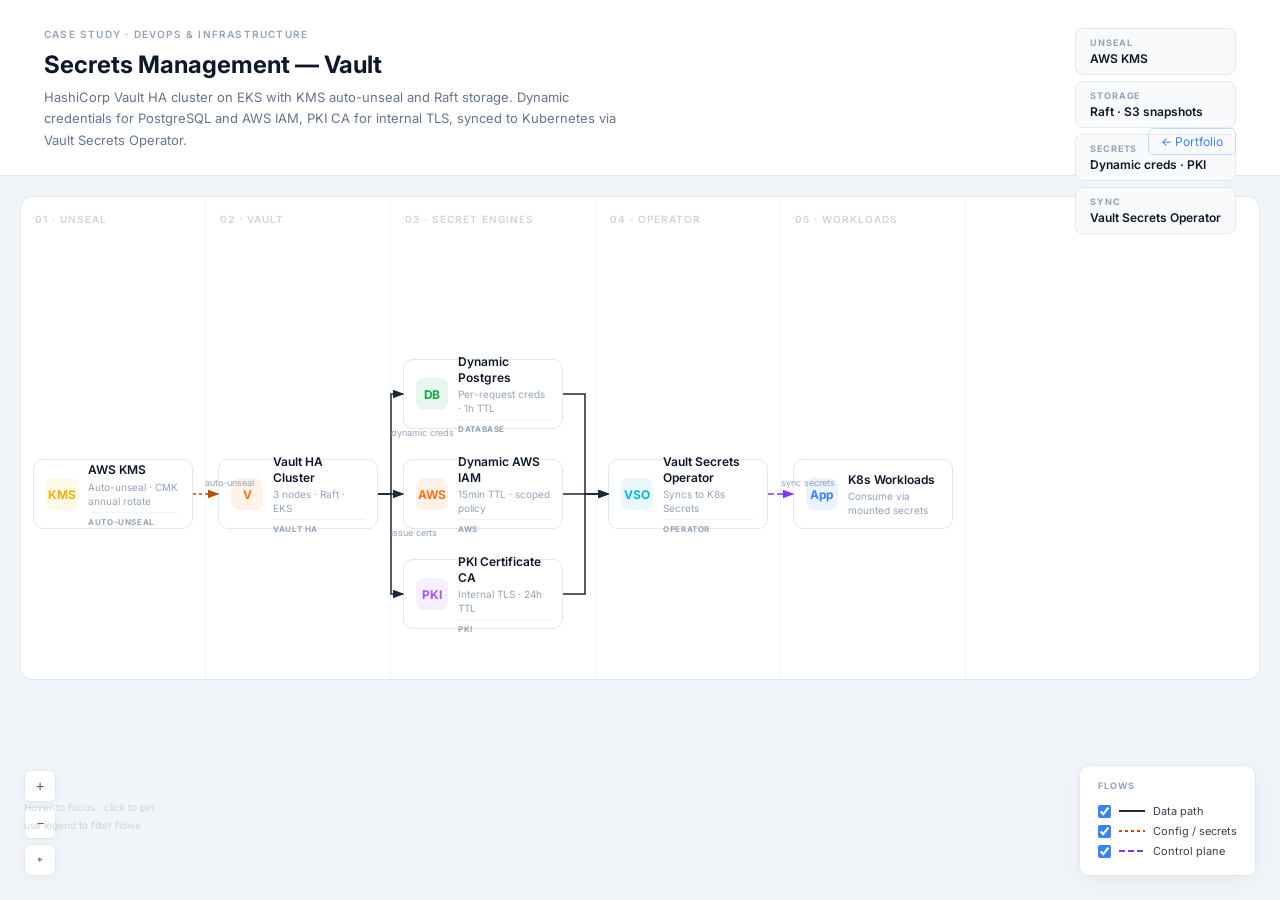
<file: diagrams/secrets-management-vault.html>
<!DOCTYPE html>
<html lang="en"><head><meta charset="UTF-8"/><meta name="viewport" content="width=device-width,initial-scale=1"/>
<title>Secrets Management — Vault — Architecture</title>
<link href="https://fonts.googleapis.com/css2?family=Inter:wght@400;500;600;700&display=swap" rel="stylesheet"/>
<style>
*{margin:0;padding:0;box-sizing:border-box;}
body{background:#f1f5f9;font-family:Inter,system-ui,sans-serif;min-height:100vh;}
.hdr{background:#fff;border-bottom:1px solid #e2e8f0;padding:28px 44px 24px;position:relative;}
.bc{font-size:10px;font-weight:600;letter-spacing:.12em;text-transform:uppercase;color:#94a3b8;margin-bottom:10px;}
.htitle{font-size:24px;font-weight:700;color:#0f172a;margin-bottom:8px;}
.hdesc{font-size:13px;color:#64748b;max-width:580px;line-height:1.65;}
.chips{position:absolute;top:28px;right:44px;display:flex;flex-direction:column;gap:6px;}
.chip{background:#f8fafc;border:1px solid #e2e8f0;border-radius:8px;padding:8px 14px;}
.chipk{font-size:9px;font-weight:700;letter-spacing:.1em;text-transform:uppercase;color:#94a3b8;margin-bottom:3px;}
.chipv{font-size:12px;font-weight:600;color:#0f172a;}
.bbtn{position:absolute;bottom:20px;right:44px;font-size:12px;color:#3b82f6;text-decoration:none;border:1px solid #bfdbfe;padding:5px 12px;border-radius:6px;transition:.2s;}
.bbtn:hover{background:#3b82f6;color:#fff;border-color:#3b82f6;}
.cwrap{margin:20px;background:#fff;border:1px solid #e2e8f0;border-radius:12px;overflow:hidden;cursor:grab;user-select:none;}
.cwrap:active{cursor:grabbing;}
.cinner{position:relative;transform-origin:0 0;}
.lane{position:absolute;top:0;bottom:0;border-right:1px solid #f1f5f9;pointer-events:none;}
.lhdr{position:absolute;top:16px;left:14px;font-size:10px;font-weight:600;letter-spacing:.1em;text-transform:uppercase;color:#cbd5e1;white-space:nowrap;}
.node{position:absolute;height:70px;background:#fff;border:1.5px solid #e2e8f0;border-radius:10px;padding:10px 12px;display:flex;align-items:center;gap:10px;cursor:pointer;transition:border-color .2s,box-shadow .2s,opacity .25s;}
.node:hover,.node.focused{border-color:#3b82f6;box-shadow:0 0 0 3px #3b82f612;z-index:10;}
.node.pinned{border-color:#2563eb;box-shadow:0 0 0 4px #2563eb1a;z-index:11;}
.node.dimmed{opacity:.15;pointer-events:none;}
.ni{width:32px;height:32px;border-radius:8px;display:flex;align-items:center;justify-content:center;font-size:12px;font-weight:700;flex-shrink:0;letter-spacing:-.02em;}
.nc{flex:1;min-width:0;}
.nname{font-size:12px;font-weight:600;color:#0f172a;line-height:1.3;}
.nsub{font-size:10px;color:#94a3b8;margin-top:2px;line-height:1.4;}
.nbadge{font-size:8px;font-weight:700;letter-spacing:.08em;text-transform:uppercase;color:#94a3b8;border-top:1px solid #f1f5f9;padding-top:4px;margin-top:4px;}
.esvg{position:absolute;inset:0;pointer-events:none;overflow:visible;}
.ea{animation:fl 1.6s linear infinite;}
@keyframes fl{to{stroke-dashoffset:-18;}}
.elbl{font-size:9px;fill:#94a3b8;font-family:Inter,sans-serif;}
path.dim{opacity:.08!important;}
.legend{position:fixed;bottom:24px;right:24px;background:#fff;border:1px solid #e2e8f0;border-radius:10px;padding:14px 18px;z-index:200;box-shadow:0 4px 20px #0000000d;}
.ltit{font-size:9px;font-weight:700;letter-spacing:.12em;text-transform:uppercase;color:#94a3b8;margin-bottom:10px;}
.lrow{display:flex;align-items:center;gap:8px;font-size:11px;color:#374151;padding:3px 0;cursor:pointer;}
.lrow input{cursor:pointer;accent-color:#3b82f6;width:13px;height:13px;}
.zctrl{position:fixed;bottom:24px;left:24px;display:flex;flex-direction:column;gap:5px;z-index:200;}
.zb{width:32px;height:32px;background:#fff;border:1px solid #e2e8f0;border-radius:7px;font-size:14px;color:#475569;cursor:pointer;display:flex;align-items:center;justify-content:center;box-shadow:0 2px 8px #0000000a;transition:.2s;}
.zb:hover{border-color:#3b82f6;color:#3b82f6;}
.hint{position:fixed;bottom:66px;left:24px;font-size:10px;color:#cbd5e1;z-index:200;line-height:1.8;}
</style></head><body>
<div class="hdr"><div class="bc">CASE STUDY · DEVOPS & INFRASTRUCTURE</div><h1 class="htitle">Secrets Management — Vault</h1><p class="hdesc">HashiCorp Vault HA cluster on EKS with KMS auto-unseal and Raft storage. Dynamic credentials for PostgreSQL and AWS IAM, PKI CA for internal TLS, synced to Kubernetes via Vault Secrets Operator.</p><div class="chips"><div class="chip"><div class="chipk">UNSEAL</div><div class="chipv">AWS KMS</div></div><div class="chip"><div class="chipk">STORAGE</div><div class="chipv">Raft · S3 snapshots</div></div><div class="chip"><div class="chipk">SECRETS</div><div class="chipv">Dynamic creds · PKI</div></div><div class="chip"><div class="chipk">SYNC</div><div class="chipv">Vault Secrets Operator</div></div></div><a href="https://barry-patil.github.io/#projects" class="bbtn">← Portfolio</a></div>
<div class="cwrap" id="cw"><div class="cinner" id="ci" style="width:945px;height:482px;"><div class="lane" style="left:0px;width:185px;height:482px;"><span class="lhdr">01 · UNSEAL</span></div><div class="lane" style="left:185px;width:185px;height:482px;"><span class="lhdr">02 · VAULT</span></div><div class="lane" style="left:370px;width:205px;height:482px;"><span class="lhdr">03 · SECRET ENGINES</span></div><div class="lane" style="left:575px;width:185px;height:482px;"><span class="lhdr">04 · OPERATOR</span></div><div class="lane" style="left:760px;width:185px;height:482px;"><span class="lhdr">05 · WORKLOADS</span></div><div class="node" id="n-kms" style="left:12px;top:262px;width:160px;" data-id="kms"><div class="ni" style="background:#eab30818;color:#eab308;">KMS</div><div class="nc"><div class="nname">AWS KMS</div><div class="nsub">Auto-unseal · CMK annual rotate</div><div class="nbadge">AUTO-UNSEAL</div></div></div>
<div class="node" id="n-vault" style="left:197px;top:262px;width:160px;" data-id="vault"><div class="ni" style="background:#f9731618;color:#f97316;">V</div><div class="nc"><div class="nname">Vault HA Cluster</div><div class="nsub">3 nodes · Raft · EKS</div><div class="nbadge">VAULT HA</div></div></div>
<div class="node" id="n-pg" style="left:382px;top:162px;width:160px;" data-id="pg"><div class="ni" style="background:#16a34a18;color:#16a34a;">DB</div><div class="nc"><div class="nname">Dynamic Postgres</div><div class="nsub">Per-request creds · 1h TTL</div><div class="nbadge">DATABASE</div></div></div>
<div class="node" id="n-iam" style="left:382px;top:262px;width:160px;" data-id="iam"><div class="ni" style="background:#f9731618;color:#f97316;">AWS</div><div class="nc"><div class="nname">Dynamic AWS IAM</div><div class="nsub">15min TTL · scoped policy</div><div class="nbadge">AWS</div></div></div>
<div class="node" id="n-pki" style="left:382px;top:362px;width:160px;" data-id="pki"><div class="ni" style="background:#a855f718;color:#a855f7;">PKI</div><div class="nc"><div class="nname">PKI Certificate CA</div><div class="nsub">Internal TLS · 24h TTL</div><div class="nbadge">PKI</div></div></div>
<div class="node" id="n-vso" style="left:587px;top:262px;width:160px;" data-id="vso"><div class="ni" style="background:#06b6d418;color:#06b6d4;">VSO</div><div class="nc"><div class="nname">Vault Secrets Operator</div><div class="nsub">Syncs to K8s Secrets</div><div class="nbadge">OPERATOR</div></div></div>
<div class="node" id="n-apps" style="left:772px;top:262px;width:160px;" data-id="apps"><div class="ni" style="background:#3b82f618;color:#3b82f6;">App</div><div class="nc"><div class="nname">K8s Workloads</div><div class="nsub">Consume via mounted secrets</div></div></div><svg class="esvg" width="945" height="482"><defs><marker id="auser" markerWidth="8" markerHeight="6" refX="7" refY="3" orient="auto"><polygon points="0 0,8 3,0 6" fill="#2563eb"/></marker><marker id="adata" markerWidth="8" markerHeight="6" refX="7" refY="3" orient="auto"><polygon points="0 0,8 3,0 6" fill="#1e293b"/></marker><marker id="aasync" markerWidth="8" markerHeight="6" refX="7" refY="3" orient="auto"><polygon points="0 0,8 3,0 6" fill="#ea580c"/></marker><marker id="atelemetry" markerWidth="8" markerHeight="6" refX="7" refY="3" orient="auto"><polygon points="0 0,8 3,0 6" fill="#16a34a"/></marker><marker id="acicd" markerWidth="8" markerHeight="6" refX="7" refY="3" orient="auto"><polygon points="0 0,8 3,0 6" fill="#475569"/></marker><marker id="aconfig" markerWidth="8" markerHeight="6" refX="7" refY="3" orient="auto"><polygon points="0 0,8 3,0 6" fill="#b45309"/></marker><marker id="acontrol" markerWidth="8" markerHeight="6" refX="7" refY="3" orient="auto"><polygon points="0 0,8 3,0 6" fill="#7c3aed"/></marker></defs><path class="ea" d="M172,297 L184,297 L184,297 L197,297" stroke="#b45309" stroke-width="1.5" fill="none" stroke-dasharray="3,3" data-flow="config" data-from="kms" data-to="vault" marker-end="url(#aconfig)"/><text x="184" y="289" class="elbl">auto-unseal</text>
<path class="es" d="M357,297 L370,297 L370,197 L382,197" stroke="#1e293b" stroke-width="1.5" fill="none"  data-flow="data" data-from="vault" data-to="pg" marker-end="url(#adata)"/><text x="370" y="239" class="elbl">dynamic creds</text>
<path class="es" d="M357,297 L370,297 L370,297 L382,297" stroke="#1e293b" stroke-width="1.5" fill="none"  data-flow="data" data-from="vault" data-to="iam" marker-end="url(#adata)"/>
<path class="es" d="M357,297 L370,297 L370,397 L382,397" stroke="#1e293b" stroke-width="1.5" fill="none"  data-flow="data" data-from="vault" data-to="pki" marker-end="url(#adata)"/><text x="370" y="339" class="elbl">issue certs</text>
<path class="es" d="M542,197 L564,197 L564,297 L587,297" stroke="#1e293b" stroke-width="1.5" fill="none"  data-flow="data" data-from="pg" data-to="vso" marker-end="url(#adata)"/>
<path class="es" d="M542,297 L564,297 L564,297 L587,297" stroke="#1e293b" stroke-width="1.5" fill="none"  data-flow="data" data-from="iam" data-to="vso" marker-end="url(#adata)"/>
<path class="es" d="M542,397 L564,397 L564,297 L587,297" stroke="#1e293b" stroke-width="1.5" fill="none"  data-flow="data" data-from="pki" data-to="vso" marker-end="url(#adata)"/>
<path class="ea" d="M747,297 L760,297 L760,297 L772,297" stroke="#7c3aed" stroke-width="1.5" fill="none" stroke-dasharray="6,3" data-flow="control" data-from="vso" data-to="apps" marker-end="url(#acontrol)"/><text x="760" y="289" class="elbl">sync secrets</text></svg></div></div>
<div class="legend"><div class="ltit">FLOWS</div><label class="lrow"><input type="checkbox" checked data-flow="data"/><svg width="26" height="10"><line x1="0" y1="5" x2="26" y2="5" stroke="#1e293b" stroke-width="2" style=""/></svg><span>Data path</span></label>
<label class="lrow"><input type="checkbox" checked data-flow="config"/><svg width="26" height="10"><line x1="0" y1="5" x2="26" y2="5" stroke="#b45309" stroke-width="2" style="stroke-dasharray:3,3"/></svg><span>Config / secrets</span></label>
<label class="lrow"><input type="checkbox" checked data-flow="control"/><svg width="26" height="10"><line x1="0" y1="5" x2="26" y2="5" stroke="#7c3aed" stroke-width="2" style="stroke-dasharray:6,3"/></svg><span>Control plane</span></label>
</div>
<div class="zctrl"><button class="zb" id="zi">+</button><button class="zb" id="zo">−</button><button class="zb" id="zr" style="font-size:10px">⌖</button></div>
<div class="hint">Hover to focus · click to pin<br>use legend to filter flows</div>
<script>
const cw=document.getElementById('cw'),ci=document.getElementById('ci');
let sc=1,tx=0,ty=0,dr=false,lx=0,ly=0;
function aT(){ci.style.transform=`translate(${tx}px,${ty}px) scale(${sc})`;}
cw.addEventListener('wheel',e=>{e.preventDefault();const r=cw.getBoundingClientRect(),mx=e.clientX-r.left-tx,my=e.clientY-r.top-ty,d=e.deltaY>0?.88:1.12,ns=Math.max(.25,Math.min(3,sc*d));tx-=mx*(ns-sc);ty-=my*(ns-sc);sc=ns;aT();},{passive:false});
cw.addEventListener('mousedown',e=>{if(!e.target.closest('.node')){dr=true;lx=e.clientX;ly=e.clientY;}});
window.addEventListener('mousemove',e=>{if(!dr)return;tx+=e.clientX-lx;ty+=e.clientY-ly;lx=e.clientX;ly=e.clientY;aT();});
window.addEventListener('mouseup',()=>dr=false);
document.getElementById('zi').onclick=()=>{sc=Math.min(3,sc*1.2);aT();};
document.getElementById('zo').onclick=()=>{sc=Math.max(.25,sc/1.2);aT();};
document.getElementById('zr').onclick=()=>{sc=1;tx=0;ty=0;aT();};

const allNodes=document.querySelectorAll('.node');
let pinned=null;
function focusNode(n){
  allNodes.forEach(x=>x!==n?x.classList.add('dimmed'):x.classList.remove('dimmed'));
  n.classList.add('focused');
  const id=n.dataset.id;
  document.querySelectorAll('path[data-flow]').forEach(p=>p.classList.toggle('dim',p.dataset.from!==id&&p.dataset.to!==id));
}
function clearFocus(){allNodes.forEach(x=>x.classList.remove('dimmed','focused','pinned'));document.querySelectorAll('path[data-flow]').forEach(p=>p.classList.remove('dim'));}
allNodes.forEach(n=>{
  n.addEventListener('mouseenter',()=>{if(!pinned)focusNode(n);});
  n.addEventListener('mouseleave',()=>{if(!pinned)clearFocus();});
  n.addEventListener('click',e=>{e.stopPropagation();if(pinned===n){pinned=null;clearFocus();}else{pinned=n;clearFocus();n.classList.add('pinned');focusNode(n);}});
});
document.body.addEventListener('click',()=>{if(pinned){pinned=null;clearFocus();}});
document.querySelectorAll('.lrow input').forEach(cb=>{
  cb.addEventListener('change',()=>{
    document.querySelectorAll(`path[data-flow="${cb.dataset.flow}"]`).forEach(p=>p.style.display=cb.checked?'':'none');
  });
});
</script></body></html>
</file>
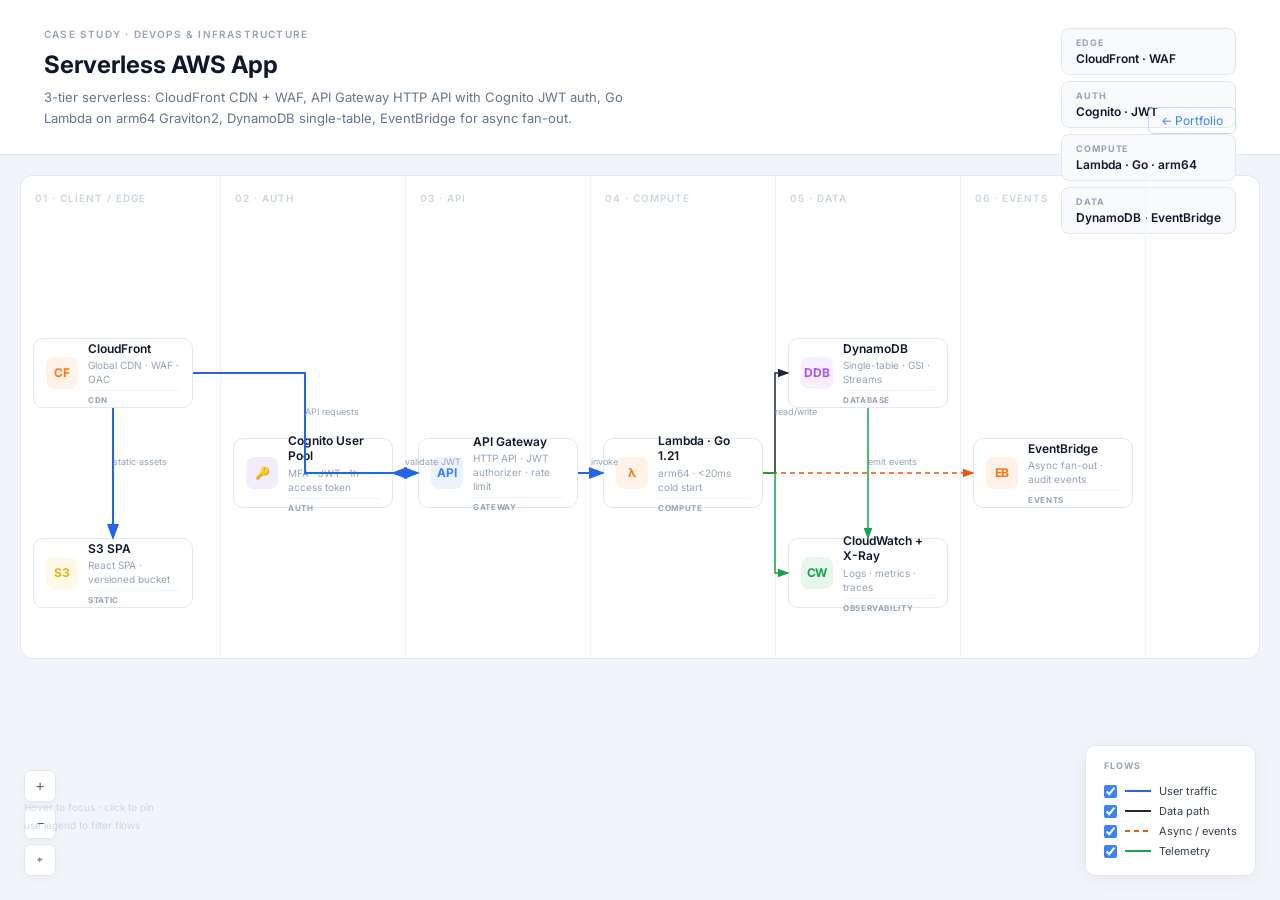
<file: diagrams/serverless-aws-app.html>
<!DOCTYPE html>
<html lang="en"><head><meta charset="UTF-8"/><meta name="viewport" content="width=device-width,initial-scale=1"/>
<title>Serverless AWS App — Architecture</title>
<link href="https://fonts.googleapis.com/css2?family=Inter:wght@400;500;600;700&display=swap" rel="stylesheet"/>
<style>
*{margin:0;padding:0;box-sizing:border-box;}
body{background:#f1f5f9;font-family:Inter,system-ui,sans-serif;min-height:100vh;}
.hdr{background:#fff;border-bottom:1px solid #e2e8f0;padding:28px 44px 24px;position:relative;}
.bc{font-size:10px;font-weight:600;letter-spacing:.12em;text-transform:uppercase;color:#94a3b8;margin-bottom:10px;}
.htitle{font-size:24px;font-weight:700;color:#0f172a;margin-bottom:8px;}
.hdesc{font-size:13px;color:#64748b;max-width:580px;line-height:1.65;}
.chips{position:absolute;top:28px;right:44px;display:flex;flex-direction:column;gap:6px;}
.chip{background:#f8fafc;border:1px solid #e2e8f0;border-radius:8px;padding:8px 14px;}
.chipk{font-size:9px;font-weight:700;letter-spacing:.1em;text-transform:uppercase;color:#94a3b8;margin-bottom:3px;}
.chipv{font-size:12px;font-weight:600;color:#0f172a;}
.bbtn{position:absolute;bottom:20px;right:44px;font-size:12px;color:#3b82f6;text-decoration:none;border:1px solid #bfdbfe;padding:5px 12px;border-radius:6px;transition:.2s;}
.bbtn:hover{background:#3b82f6;color:#fff;border-color:#3b82f6;}
.cwrap{margin:20px;background:#fff;border:1px solid #e2e8f0;border-radius:12px;overflow:hidden;cursor:grab;user-select:none;}
.cwrap:active{cursor:grabbing;}
.cinner{position:relative;transform-origin:0 0;}
.lane{position:absolute;top:0;bottom:0;border-right:1px solid #f1f5f9;pointer-events:none;}
.lhdr{position:absolute;top:16px;left:14px;font-size:10px;font-weight:600;letter-spacing:.1em;text-transform:uppercase;color:#cbd5e1;white-space:nowrap;}
.node{position:absolute;height:70px;background:#fff;border:1.5px solid #e2e8f0;border-radius:10px;padding:10px 12px;display:flex;align-items:center;gap:10px;cursor:pointer;transition:border-color .2s,box-shadow .2s,opacity .25s;}
.node:hover,.node.focused{border-color:#3b82f6;box-shadow:0 0 0 3px #3b82f612;z-index:10;}
.node.pinned{border-color:#2563eb;box-shadow:0 0 0 4px #2563eb1a;z-index:11;}
.node.dimmed{opacity:.15;pointer-events:none;}
.ni{width:32px;height:32px;border-radius:8px;display:flex;align-items:center;justify-content:center;font-size:12px;font-weight:700;flex-shrink:0;letter-spacing:-.02em;}
.nc{flex:1;min-width:0;}
.nname{font-size:12px;font-weight:600;color:#0f172a;line-height:1.3;}
.nsub{font-size:10px;color:#94a3b8;margin-top:2px;line-height:1.4;}
.nbadge{font-size:8px;font-weight:700;letter-spacing:.08em;text-transform:uppercase;color:#94a3b8;border-top:1px solid #f1f5f9;padding-top:4px;margin-top:4px;}
.esvg{position:absolute;inset:0;pointer-events:none;overflow:visible;}
.ea{animation:fl 1.6s linear infinite;}
@keyframes fl{to{stroke-dashoffset:-18;}}
.elbl{font-size:9px;fill:#94a3b8;font-family:Inter,sans-serif;}
path.dim{opacity:.08!important;}
.legend{position:fixed;bottom:24px;right:24px;background:#fff;border:1px solid #e2e8f0;border-radius:10px;padding:14px 18px;z-index:200;box-shadow:0 4px 20px #0000000d;}
.ltit{font-size:9px;font-weight:700;letter-spacing:.12em;text-transform:uppercase;color:#94a3b8;margin-bottom:10px;}
.lrow{display:flex;align-items:center;gap:8px;font-size:11px;color:#374151;padding:3px 0;cursor:pointer;}
.lrow input{cursor:pointer;accent-color:#3b82f6;width:13px;height:13px;}
.zctrl{position:fixed;bottom:24px;left:24px;display:flex;flex-direction:column;gap:5px;z-index:200;}
.zb{width:32px;height:32px;background:#fff;border:1px solid #e2e8f0;border-radius:7px;font-size:14px;color:#475569;cursor:pointer;display:flex;align-items:center;justify-content:center;box-shadow:0 2px 8px #0000000a;transition:.2s;}
.zb:hover{border-color:#3b82f6;color:#3b82f6;}
.hint{position:fixed;bottom:66px;left:24px;font-size:10px;color:#cbd5e1;z-index:200;line-height:1.8;}
</style></head><body>
<div class="hdr"><div class="bc">CASE STUDY · DEVOPS & INFRASTRUCTURE</div><h1 class="htitle">Serverless AWS App</h1><p class="hdesc">3-tier serverless: CloudFront CDN + WAF, API Gateway HTTP API with Cognito JWT auth, Go Lambda on arm64 Graviton2, DynamoDB single-table, EventBridge for async fan-out.</p><div class="chips"><div class="chip"><div class="chipk">EDGE</div><div class="chipv">CloudFront · WAF</div></div><div class="chip"><div class="chipk">AUTH</div><div class="chipv">Cognito · JWT</div></div><div class="chip"><div class="chipk">COMPUTE</div><div class="chipv">Lambda · Go · arm64</div></div><div class="chip"><div class="chipk">DATA</div><div class="chipv">DynamoDB · EventBridge</div></div></div><a href="https://barry-patil.github.io/#projects" class="bbtn">← Portfolio</a></div>
<div class="cwrap" id="cw"><div class="cinner" id="ci" style="width:1125px;height:482px;"><div class="lane" style="left:0px;width:200px;height:482px;"><span class="lhdr">01 · CLIENT / EDGE</span></div><div class="lane" style="left:200px;width:185px;height:482px;"><span class="lhdr">02 · AUTH</span></div><div class="lane" style="left:385px;width:185px;height:482px;"><span class="lhdr">03 · API</span></div><div class="lane" style="left:570px;width:185px;height:482px;"><span class="lhdr">04 · COMPUTE</span></div><div class="lane" style="left:755px;width:185px;height:482px;"><span class="lhdr">05 · DATA</span></div><div class="lane" style="left:940px;width:185px;height:482px;"><span class="lhdr">06 · EVENTS</span></div><div class="node" id="n-cf" style="left:12px;top:162px;width:160px;" data-id="cf"><div class="ni" style="background:#f9731618;color:#f97316;">CF</div><div class="nc"><div class="nname">CloudFront</div><div class="nsub">Global CDN · WAF · OAC</div><div class="nbadge">CDN</div></div></div>
<div class="node" id="n-s3" style="left:12px;top:362px;width:160px;" data-id="s3"><div class="ni" style="background:#eab30818;color:#eab308;">S3</div><div class="nc"><div class="nname">S3 SPA</div><div class="nsub">React SPA · versioned bucket</div><div class="nbadge">STATIC</div></div></div>
<div class="node" id="n-cog" style="left:212px;top:262px;width:160px;" data-id="cog"><div class="ni" style="background:#7c3aed18;color:#7c3aed;">🔑</div><div class="nc"><div class="nname">Cognito User Pool</div><div class="nsub">MFA · JWT · 1h access token</div><div class="nbadge">AUTH</div></div></div>
<div class="node" id="n-apigw" style="left:397px;top:262px;width:160px;" data-id="apigw"><div class="ni" style="background:#3b82f618;color:#3b82f6;">API</div><div class="nc"><div class="nname">API Gateway</div><div class="nsub">HTTP API · JWT authorizer · rate limit</div><div class="nbadge">GATEWAY</div></div></div>
<div class="node" id="n-lmb" style="left:582px;top:262px;width:160px;" data-id="lmb"><div class="ni" style="background:#f9731618;color:#f97316;">λ</div><div class="nc"><div class="nname">Lambda · Go 1.21</div><div class="nsub">arm64 · <20ms cold start</div><div class="nbadge">COMPUTE</div></div></div>
<div class="node" id="n-ddb" style="left:767px;top:162px;width:160px;" data-id="ddb"><div class="ni" style="background:#a855f718;color:#a855f7;">DDB</div><div class="nc"><div class="nname">DynamoDB</div><div class="nsub">Single-table · GSI · Streams</div><div class="nbadge">DATABASE</div></div></div>
<div class="node" id="n-cw" style="left:767px;top:362px;width:160px;" data-id="cw"><div class="ni" style="background:#16a34a18;color:#16a34a;">CW</div><div class="nc"><div class="nname">CloudWatch + X-Ray</div><div class="nsub">Logs · metrics · traces</div><div class="nbadge">OBSERVABILITY</div></div></div>
<div class="node" id="n-evb" style="left:952px;top:262px;width:160px;" data-id="evb"><div class="ni" style="background:#f9731618;color:#f97316;">EB</div><div class="nc"><div class="nname">EventBridge</div><div class="nsub">Async fan-out · audit events</div><div class="nbadge">EVENTS</div></div></div><svg class="esvg" width="1125" height="482"><defs><marker id="auser" markerWidth="8" markerHeight="6" refX="7" refY="3" orient="auto"><polygon points="0 0,8 3,0 6" fill="#2563eb"/></marker><marker id="adata" markerWidth="8" markerHeight="6" refX="7" refY="3" orient="auto"><polygon points="0 0,8 3,0 6" fill="#1e293b"/></marker><marker id="aasync" markerWidth="8" markerHeight="6" refX="7" refY="3" orient="auto"><polygon points="0 0,8 3,0 6" fill="#ea580c"/></marker><marker id="atelemetry" markerWidth="8" markerHeight="6" refX="7" refY="3" orient="auto"><polygon points="0 0,8 3,0 6" fill="#16a34a"/></marker><marker id="acicd" markerWidth="8" markerHeight="6" refX="7" refY="3" orient="auto"><polygon points="0 0,8 3,0 6" fill="#475569"/></marker><marker id="aconfig" markerWidth="8" markerHeight="6" refX="7" refY="3" orient="auto"><polygon points="0 0,8 3,0 6" fill="#b45309"/></marker><marker id="acontrol" markerWidth="8" markerHeight="6" refX="7" refY="3" orient="auto"><polygon points="0 0,8 3,0 6" fill="#7c3aed"/></marker></defs><path class="es" d="M172,197 L284,197 L284,297 L397,297" stroke="#2563eb" stroke-width="2.0" fill="none"  data-flow="user" data-from="cf" data-to="apigw" marker-end="url(#auser)"/><text x="284" y="239" class="elbl">API requests</text>
<path class="es" d="M92,232 L92,297 L92,297 L92,362" stroke="#2563eb" stroke-width="2.0" fill="none"  data-flow="user" data-from="cf" data-to="s3" marker-end="url(#auser)"/><text x="92" y="289" class="elbl">static assets</text>
<path class="es" d="M397,297 L384,297 L384,297 L372,297" stroke="#2563eb" stroke-width="2.0" fill="none"  data-flow="user" data-from="apigw" data-to="cog" marker-end="url(#auser)"/><text x="384" y="289" class="elbl">validate JWT</text>
<path class="es" d="M557,297 L570,297 L570,297 L582,297" stroke="#2563eb" stroke-width="2.0" fill="none"  data-flow="user" data-from="apigw" data-to="lmb" marker-end="url(#auser)"/><text x="570" y="289" class="elbl">invoke</text>
<path class="es" d="M742,297 L754,297 L754,197 L767,197" stroke="#1e293b" stroke-width="1.5" fill="none"  data-flow="data" data-from="lmb" data-to="ddb" marker-end="url(#adata)"/><text x="754" y="239" class="elbl">read/write</text>
<path class="ea" d="M742,297 L847,297 L847,297 L952,297" stroke="#ea580c" stroke-width="1.5" fill="none" stroke-dasharray="5,4" data-flow="async" data-from="lmb" data-to="evb" marker-end="url(#aasync)"/><text x="847" y="289" class="elbl">emit events</text>
<path class="es" d="M742,297 L754,297 L754,397 L767,397" stroke="#16a34a" stroke-width="1.5" fill="none"  data-flow="telemetry" data-from="lmb" data-to="cw" marker-end="url(#atelemetry)"/>
<path class="es" d="M847,232 L847,297 L847,297 L847,362" stroke="#16a34a" stroke-width="1.5" fill="none"  data-flow="telemetry" data-from="ddb" data-to="cw" marker-end="url(#atelemetry)"/></svg></div></div>
<div class="legend"><div class="ltit">FLOWS</div><label class="lrow"><input type="checkbox" checked data-flow="user"/><svg width="26" height="10"><line x1="0" y1="5" x2="26" y2="5" stroke="#2563eb" stroke-width="2" style=""/></svg><span>User traffic</span></label>
<label class="lrow"><input type="checkbox" checked data-flow="data"/><svg width="26" height="10"><line x1="0" y1="5" x2="26" y2="5" stroke="#1e293b" stroke-width="2" style=""/></svg><span>Data path</span></label>
<label class="lrow"><input type="checkbox" checked data-flow="async"/><svg width="26" height="10"><line x1="0" y1="5" x2="26" y2="5" stroke="#ea580c" stroke-width="2" style="stroke-dasharray:5,4"/></svg><span>Async / events</span></label>
<label class="lrow"><input type="checkbox" checked data-flow="telemetry"/><svg width="26" height="10"><line x1="0" y1="5" x2="26" y2="5" stroke="#16a34a" stroke-width="2" style=""/></svg><span>Telemetry</span></label>
</div>
<div class="zctrl"><button class="zb" id="zi">+</button><button class="zb" id="zo">−</button><button class="zb" id="zr" style="font-size:10px">⌖</button></div>
<div class="hint">Hover to focus · click to pin<br>use legend to filter flows</div>
<script>
const cw=document.getElementById('cw'),ci=document.getElementById('ci');
let sc=1,tx=0,ty=0,dr=false,lx=0,ly=0;
function aT(){ci.style.transform=`translate(${tx}px,${ty}px) scale(${sc})`;}
cw.addEventListener('wheel',e=>{e.preventDefault();const r=cw.getBoundingClientRect(),mx=e.clientX-r.left-tx,my=e.clientY-r.top-ty,d=e.deltaY>0?.88:1.12,ns=Math.max(.25,Math.min(3,sc*d));tx-=mx*(ns-sc);ty-=my*(ns-sc);sc=ns;aT();},{passive:false});
cw.addEventListener('mousedown',e=>{if(!e.target.closest('.node')){dr=true;lx=e.clientX;ly=e.clientY;}});
window.addEventListener('mousemove',e=>{if(!dr)return;tx+=e.clientX-lx;ty+=e.clientY-ly;lx=e.clientX;ly=e.clientY;aT();});
window.addEventListener('mouseup',()=>dr=false);
document.getElementById('zi').onclick=()=>{sc=Math.min(3,sc*1.2);aT();};
document.getElementById('zo').onclick=()=>{sc=Math.max(.25,sc/1.2);aT();};
document.getElementById('zr').onclick=()=>{sc=1;tx=0;ty=0;aT();};

const allNodes=document.querySelectorAll('.node');
let pinned=null;
function focusNode(n){
  allNodes.forEach(x=>x!==n?x.classList.add('dimmed'):x.classList.remove('dimmed'));
  n.classList.add('focused');
  const id=n.dataset.id;
  document.querySelectorAll('path[data-flow]').forEach(p=>p.classList.toggle('dim',p.dataset.from!==id&&p.dataset.to!==id));
}
function clearFocus(){allNodes.forEach(x=>x.classList.remove('dimmed','focused','pinned'));document.querySelectorAll('path[data-flow]').forEach(p=>p.classList.remove('dim'));}
allNodes.forEach(n=>{
  n.addEventListener('mouseenter',()=>{if(!pinned)focusNode(n);});
  n.addEventListener('mouseleave',()=>{if(!pinned)clearFocus();});
  n.addEventListener('click',e=>{e.stopPropagation();if(pinned===n){pinned=null;clearFocus();}else{pinned=n;clearFocus();n.classList.add('pinned');focusNode(n);}});
});
document.body.addEventListener('click',()=>{if(pinned){pinned=null;clearFocus();}});
document.querySelectorAll('.lrow input').forEach(cb=>{
  cb.addEventListener('change',()=>{
    document.querySelectorAll(`path[data-flow="${cb.dataset.flow}"]`).forEach(p=>p.style.display=cb.checked?'':'none');
  });
});
</script></body></html>
</file>
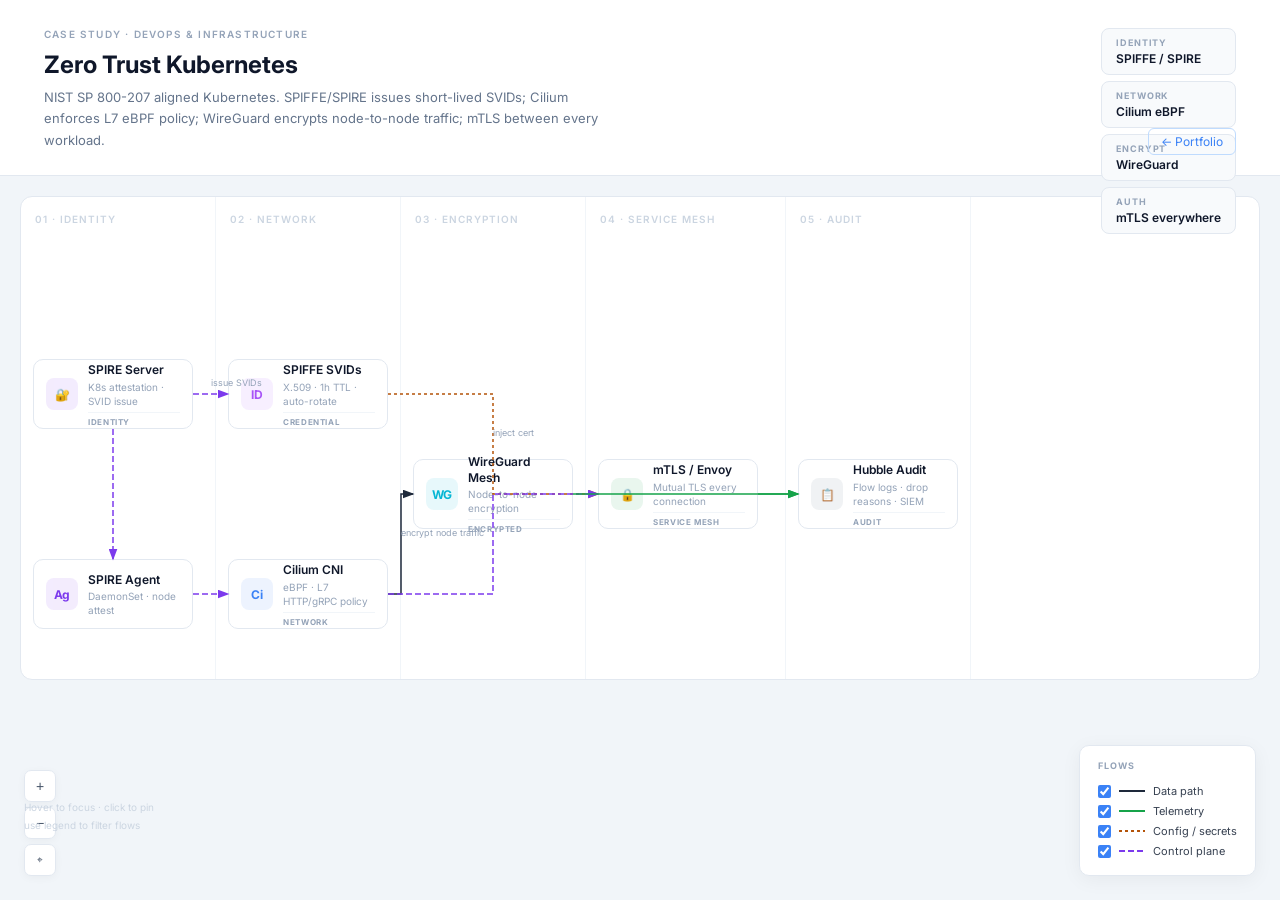
<file: diagrams/zero-trust-kubernetes.html>
<!DOCTYPE html>
<html lang="en"><head><meta charset="UTF-8"/><meta name="viewport" content="width=device-width,initial-scale=1"/>
<title>Zero Trust Kubernetes — Architecture</title>
<link href="https://fonts.googleapis.com/css2?family=Inter:wght@400;500;600;700&display=swap" rel="stylesheet"/>
<style>
*{margin:0;padding:0;box-sizing:border-box;}
body{background:#f1f5f9;font-family:Inter,system-ui,sans-serif;min-height:100vh;}
.hdr{background:#fff;border-bottom:1px solid #e2e8f0;padding:28px 44px 24px;position:relative;}
.bc{font-size:10px;font-weight:600;letter-spacing:.12em;text-transform:uppercase;color:#94a3b8;margin-bottom:10px;}
.htitle{font-size:24px;font-weight:700;color:#0f172a;margin-bottom:8px;}
.hdesc{font-size:13px;color:#64748b;max-width:580px;line-height:1.65;}
.chips{position:absolute;top:28px;right:44px;display:flex;flex-direction:column;gap:6px;}
.chip{background:#f8fafc;border:1px solid #e2e8f0;border-radius:8px;padding:8px 14px;}
.chipk{font-size:9px;font-weight:700;letter-spacing:.1em;text-transform:uppercase;color:#94a3b8;margin-bottom:3px;}
.chipv{font-size:12px;font-weight:600;color:#0f172a;}
.bbtn{position:absolute;bottom:20px;right:44px;font-size:12px;color:#3b82f6;text-decoration:none;border:1px solid #bfdbfe;padding:5px 12px;border-radius:6px;transition:.2s;}
.bbtn:hover{background:#3b82f6;color:#fff;border-color:#3b82f6;}
.cwrap{margin:20px;background:#fff;border:1px solid #e2e8f0;border-radius:12px;overflow:hidden;cursor:grab;user-select:none;}
.cwrap:active{cursor:grabbing;}
.cinner{position:relative;transform-origin:0 0;}
.lane{position:absolute;top:0;bottom:0;border-right:1px solid #f1f5f9;pointer-events:none;}
.lhdr{position:absolute;top:16px;left:14px;font-size:10px;font-weight:600;letter-spacing:.1em;text-transform:uppercase;color:#cbd5e1;white-space:nowrap;}
.node{position:absolute;height:70px;background:#fff;border:1.5px solid #e2e8f0;border-radius:10px;padding:10px 12px;display:flex;align-items:center;gap:10px;cursor:pointer;transition:border-color .2s,box-shadow .2s,opacity .25s;}
.node:hover,.node.focused{border-color:#3b82f6;box-shadow:0 0 0 3px #3b82f612;z-index:10;}
.node.pinned{border-color:#2563eb;box-shadow:0 0 0 4px #2563eb1a;z-index:11;}
.node.dimmed{opacity:.15;pointer-events:none;}
.ni{width:32px;height:32px;border-radius:8px;display:flex;align-items:center;justify-content:center;font-size:12px;font-weight:700;flex-shrink:0;letter-spacing:-.02em;}
.nc{flex:1;min-width:0;}
.nname{font-size:12px;font-weight:600;color:#0f172a;line-height:1.3;}
.nsub{font-size:10px;color:#94a3b8;margin-top:2px;line-height:1.4;}
.nbadge{font-size:8px;font-weight:700;letter-spacing:.08em;text-transform:uppercase;color:#94a3b8;border-top:1px solid #f1f5f9;padding-top:4px;margin-top:4px;}
.esvg{position:absolute;inset:0;pointer-events:none;overflow:visible;}
.ea{animation:fl 1.6s linear infinite;}
@keyframes fl{to{stroke-dashoffset:-18;}}
.elbl{font-size:9px;fill:#94a3b8;font-family:Inter,sans-serif;}
path.dim{opacity:.08!important;}
.legend{position:fixed;bottom:24px;right:24px;background:#fff;border:1px solid #e2e8f0;border-radius:10px;padding:14px 18px;z-index:200;box-shadow:0 4px 20px #0000000d;}
.ltit{font-size:9px;font-weight:700;letter-spacing:.12em;text-transform:uppercase;color:#94a3b8;margin-bottom:10px;}
.lrow{display:flex;align-items:center;gap:8px;font-size:11px;color:#374151;padding:3px 0;cursor:pointer;}
.lrow input{cursor:pointer;accent-color:#3b82f6;width:13px;height:13px;}
.zctrl{position:fixed;bottom:24px;left:24px;display:flex;flex-direction:column;gap:5px;z-index:200;}
.zb{width:32px;height:32px;background:#fff;border:1px solid #e2e8f0;border-radius:7px;font-size:14px;color:#475569;cursor:pointer;display:flex;align-items:center;justify-content:center;box-shadow:0 2px 8px #0000000a;transition:.2s;}
.zb:hover{border-color:#3b82f6;color:#3b82f6;}
.hint{position:fixed;bottom:66px;left:24px;font-size:10px;color:#cbd5e1;z-index:200;line-height:1.8;}
</style></head><body>
<div class="hdr"><div class="bc">CASE STUDY · DEVOPS & INFRASTRUCTURE</div><h1 class="htitle">Zero Trust Kubernetes</h1><p class="hdesc">NIST SP 800-207 aligned Kubernetes. SPIFFE/SPIRE issues short-lived SVIDs; Cilium enforces L7 eBPF policy; WireGuard encrypts node-to-node traffic; mTLS between every workload.</p><div class="chips"><div class="chip"><div class="chipk">IDENTITY</div><div class="chipv">SPIFFE / SPIRE</div></div><div class="chip"><div class="chipk">NETWORK</div><div class="chipv">Cilium eBPF</div></div><div class="chip"><div class="chipk">ENCRYPT</div><div class="chipv">WireGuard</div></div><div class="chip"><div class="chipk">AUTH</div><div class="chipv">mTLS everywhere</div></div></div><a href="https://barry-patil.github.io/#projects" class="bbtn">← Portfolio</a></div>
<div class="cwrap" id="cw"><div class="cinner" id="ci" style="width:950px;height:482px;"><div class="lane" style="left:0px;width:195px;height:482px;"><span class="lhdr">01 · IDENTITY</span></div><div class="lane" style="left:195px;width:185px;height:482px;"><span class="lhdr">02 · NETWORK</span></div><div class="lane" style="left:380px;width:185px;height:482px;"><span class="lhdr">03 · ENCRYPTION</span></div><div class="lane" style="left:565px;width:200px;height:482px;"><span class="lhdr">04 · SERVICE MESH</span></div><div class="lane" style="left:765px;width:185px;height:482px;"><span class="lhdr">05 · AUDIT</span></div><div class="node" id="n-spire" style="left:12px;top:162px;width:160px;" data-id="spire"><div class="ni" style="background:#7c3aed18;color:#7c3aed;">🔐</div><div class="nc"><div class="nname">SPIRE Server</div><div class="nsub">K8s attestation · SVID issue</div><div class="nbadge">IDENTITY</div></div></div>
<div class="node" id="n-agent" style="left:12px;top:362px;width:160px;" data-id="agent"><div class="ni" style="background:#7c3aed18;color:#7c3aed;">Ag</div><div class="nc"><div class="nname">SPIRE Agent</div><div class="nsub">DaemonSet · node attest</div></div></div>
<div class="node" id="n-spiffe" style="left:207px;top:162px;width:160px;" data-id="spiffe"><div class="ni" style="background:#a855f718;color:#a855f7;">ID</div><div class="nc"><div class="nname">SPIFFE SVIDs</div><div class="nsub">X.509 · 1h TTL · auto-rotate</div><div class="nbadge">CREDENTIAL</div></div></div>
<div class="node" id="n-cilium" style="left:207px;top:362px;width:160px;" data-id="cilium"><div class="ni" style="background:#3b82f618;color:#3b82f6;">Ci</div><div class="nc"><div class="nname">Cilium CNI</div><div class="nsub">eBPF · L7 HTTP/gRPC policy</div><div class="nbadge">NETWORK</div></div></div>
<div class="node" id="n-wg" style="left:392px;top:262px;width:160px;" data-id="wg"><div class="ni" style="background:#06b6d418;color:#06b6d4;">WG</div><div class="nc"><div class="nname">WireGuard Mesh</div><div class="nsub">Node-to-node encryption</div><div class="nbadge">ENCRYPTED</div></div></div>
<div class="node" id="n-mtls" style="left:577px;top:262px;width:160px;" data-id="mtls"><div class="ni" style="background:#16a34a18;color:#16a34a;">🔒</div><div class="nc"><div class="nname">mTLS / Envoy</div><div class="nsub">Mutual TLS every connection</div><div class="nbadge">SERVICE MESH</div></div></div>
<div class="node" id="n-hubble" style="left:777px;top:262px;width:160px;" data-id="hubble"><div class="ni" style="background:#64748b18;color:#64748b;">📋</div><div class="nc"><div class="nname">Hubble Audit</div><div class="nsub">Flow logs · drop reasons · SIEM</div><div class="nbadge">AUDIT</div></div></div><svg class="esvg" width="950" height="482"><defs><marker id="auser" markerWidth="8" markerHeight="6" refX="7" refY="3" orient="auto"><polygon points="0 0,8 3,0 6" fill="#2563eb"/></marker><marker id="adata" markerWidth="8" markerHeight="6" refX="7" refY="3" orient="auto"><polygon points="0 0,8 3,0 6" fill="#1e293b"/></marker><marker id="aasync" markerWidth="8" markerHeight="6" refX="7" refY="3" orient="auto"><polygon points="0 0,8 3,0 6" fill="#ea580c"/></marker><marker id="atelemetry" markerWidth="8" markerHeight="6" refX="7" refY="3" orient="auto"><polygon points="0 0,8 3,0 6" fill="#16a34a"/></marker><marker id="acicd" markerWidth="8" markerHeight="6" refX="7" refY="3" orient="auto"><polygon points="0 0,8 3,0 6" fill="#475569"/></marker><marker id="aconfig" markerWidth="8" markerHeight="6" refX="7" refY="3" orient="auto"><polygon points="0 0,8 3,0 6" fill="#b45309"/></marker><marker id="acontrol" markerWidth="8" markerHeight="6" refX="7" refY="3" orient="auto"><polygon points="0 0,8 3,0 6" fill="#7c3aed"/></marker></defs><path class="ea" d="M172,197 L190,197 L190,197 L207,197" stroke="#7c3aed" stroke-width="1.5" fill="none" stroke-dasharray="6,3" data-flow="control" data-from="spire" data-to="spiffe" marker-end="url(#acontrol)"/><text x="190" y="189" class="elbl">issue SVIDs</text>
<path class="ea" d="M92,232 L92,297 L92,297 L92,362" stroke="#7c3aed" stroke-width="1.5" fill="none" stroke-dasharray="6,3" data-flow="control" data-from="spire" data-to="agent" marker-end="url(#acontrol)"/>
<path class="ea" d="M172,397 L190,397 L190,397 L207,397" stroke="#7c3aed" stroke-width="1.5" fill="none" stroke-dasharray="6,3" data-flow="control" data-from="agent" data-to="cilium" marker-end="url(#acontrol)"/>
<path class="ea" d="M367,197 L472,197 L472,297 L577,297" stroke="#b45309" stroke-width="1.5" fill="none" stroke-dasharray="3,3" data-flow="config" data-from="spiffe" data-to="mtls" marker-end="url(#aconfig)"/><text x="472" y="239" class="elbl">inject cert</text>
<path class="es" d="M367,397 L380,397 L380,297 L392,297" stroke="#1e293b" stroke-width="1.5" fill="none"  data-flow="data" data-from="cilium" data-to="wg" marker-end="url(#adata)"/><text x="380" y="339" class="elbl">encrypt node traffic</text>
<path class="ea" d="M367,397 L472,397 L472,297 L577,297" stroke="#7c3aed" stroke-width="1.5" fill="none" stroke-dasharray="6,3" data-flow="control" data-from="cilium" data-to="mtls" marker-end="url(#acontrol)"/>
<path class="es" d="M552,297 L664,297 L664,297 L777,297" stroke="#16a34a" stroke-width="1.5" fill="none"  data-flow="telemetry" data-from="wg" data-to="hubble" marker-end="url(#atelemetry)"/>
<path class="es" d="M737,297 L757,297 L757,297 L777,297" stroke="#16a34a" stroke-width="1.5" fill="none"  data-flow="telemetry" data-from="mtls" data-to="hubble" marker-end="url(#atelemetry)"/></svg></div></div>
<div class="legend"><div class="ltit">FLOWS</div><label class="lrow"><input type="checkbox" checked data-flow="data"/><svg width="26" height="10"><line x1="0" y1="5" x2="26" y2="5" stroke="#1e293b" stroke-width="2" style=""/></svg><span>Data path</span></label>
<label class="lrow"><input type="checkbox" checked data-flow="telemetry"/><svg width="26" height="10"><line x1="0" y1="5" x2="26" y2="5" stroke="#16a34a" stroke-width="2" style=""/></svg><span>Telemetry</span></label>
<label class="lrow"><input type="checkbox" checked data-flow="config"/><svg width="26" height="10"><line x1="0" y1="5" x2="26" y2="5" stroke="#b45309" stroke-width="2" style="stroke-dasharray:3,3"/></svg><span>Config / secrets</span></label>
<label class="lrow"><input type="checkbox" checked data-flow="control"/><svg width="26" height="10"><line x1="0" y1="5" x2="26" y2="5" stroke="#7c3aed" stroke-width="2" style="stroke-dasharray:6,3"/></svg><span>Control plane</span></label>
</div>
<div class="zctrl"><button class="zb" id="zi">+</button><button class="zb" id="zo">−</button><button class="zb" id="zr" style="font-size:10px">⌖</button></div>
<div class="hint">Hover to focus · click to pin<br>use legend to filter flows</div>
<script>
const cw=document.getElementById('cw'),ci=document.getElementById('ci');
let sc=1,tx=0,ty=0,dr=false,lx=0,ly=0;
function aT(){ci.style.transform=`translate(${tx}px,${ty}px) scale(${sc})`;}
cw.addEventListener('wheel',e=>{e.preventDefault();const r=cw.getBoundingClientRect(),mx=e.clientX-r.left-tx,my=e.clientY-r.top-ty,d=e.deltaY>0?.88:1.12,ns=Math.max(.25,Math.min(3,sc*d));tx-=mx*(ns-sc);ty-=my*(ns-sc);sc=ns;aT();},{passive:false});
cw.addEventListener('mousedown',e=>{if(!e.target.closest('.node')){dr=true;lx=e.clientX;ly=e.clientY;}});
window.addEventListener('mousemove',e=>{if(!dr)return;tx+=e.clientX-lx;ty+=e.clientY-ly;lx=e.clientX;ly=e.clientY;aT();});
window.addEventListener('mouseup',()=>dr=false);
document.getElementById('zi').onclick=()=>{sc=Math.min(3,sc*1.2);aT();};
document.getElementById('zo').onclick=()=>{sc=Math.max(.25,sc/1.2);aT();};
document.getElementById('zr').onclick=()=>{sc=1;tx=0;ty=0;aT();};

const allNodes=document.querySelectorAll('.node');
let pinned=null;
function focusNode(n){
  allNodes.forEach(x=>x!==n?x.classList.add('dimmed'):x.classList.remove('dimmed'));
  n.classList.add('focused');
  const id=n.dataset.id;
  document.querySelectorAll('path[data-flow]').forEach(p=>p.classList.toggle('dim',p.dataset.from!==id&&p.dataset.to!==id));
}
function clearFocus(){allNodes.forEach(x=>x.classList.remove('dimmed','focused','pinned'));document.querySelectorAll('path[data-flow]').forEach(p=>p.classList.remove('dim'));}
allNodes.forEach(n=>{
  n.addEventListener('mouseenter',()=>{if(!pinned)focusNode(n);});
  n.addEventListener('mouseleave',()=>{if(!pinned)clearFocus();});
  n.addEventListener('click',e=>{e.stopPropagation();if(pinned===n){pinned=null;clearFocus();}else{pinned=n;clearFocus();n.classList.add('pinned');focusNode(n);}});
});
document.body.addEventListener('click',()=>{if(pinned){pinned=null;clearFocus();}});
document.querySelectorAll('.lrow input').forEach(cb=>{
  cb.addEventListener('change',()=>{
    document.querySelectorAll(`path[data-flow="${cb.dataset.flow}"]`).forEach(p=>p.style.display=cb.checked?'':'none');
  });
});
</script></body></html>
</file>
<file: style.css>
*, *::before, *::after { box-sizing: border-box; margin: 0; padding: 0; }

:root {
  --bg: #000000;
  --bg2: #0a0a0a;
  --bg3: #1a1a1a;
  --blue: #3b82f6;
  --blue-dim: rgba(59,130,246,0.12);
  --blue-hover: #2563eb;
  --text: #ffffff;
  --muted: #a0a0a0;
  --border: #222222;
  --card: #0d0d0d;
  --font: 'Inter', system-ui, sans-serif;
  --mono: 'JetBrains Mono', monospace;
  --radius: 12px;
}

html { scroll-behavior: smooth; }

body {
  background: var(--bg);
  color: var(--text);
  font-family: var(--font);
  font-size: 16px;
  line-height: 1.6;
  -webkit-font-smoothing: antialiased;
}

/* ── Navbar ── */
.navbar {
  position: fixed;
  top: 0; left: 0; right: 0;
  z-index: 200;
  background: rgba(0,0,0,0.92);
  backdrop-filter: blur(12px);
  border-bottom: 1px solid var(--border);
}
.nav-container {
  max-width: 1200px;
  margin: 0 auto;
  padding: 0 2rem;
  height: 64px;
  display: flex;
  align-items: center;
  justify-content: space-between;
}
.nav-logo {
  font-family: var(--mono);
  color: var(--blue);
  font-size: 1rem;
  font-weight: 500;
  text-decoration: none;
}
.nav-links {
  display: flex;
  gap: 2rem;
  list-style: none;
}
.nav-links a {
  color: var(--muted);
  text-decoration: none;
  font-size: 0.9rem;
  font-weight: 500;
  transition: color 0.2s;
}
.nav-links a:hover,
.nav-links a.active { color: var(--text); }
.nav-hamburger {
  display: none;
  flex-direction: column;
  gap: 5px;
  background: none;
  border: none;
  cursor: pointer;
  padding: 4px;
}
.nav-hamburger span {
  display: block;
  width: 24px; height: 2px;
  background: var(--muted);
  border-radius: 2px;
  transition: transform 0.25s, opacity 0.25s;
}
.nav-hamburger.open span:nth-child(1) { transform: translateY(7px) rotate(45deg); }
.nav-hamburger.open span:nth-child(2) { opacity: 0; }
.nav-hamburger.open span:nth-child(3) { transform: translateY(-7px) rotate(-45deg); }

/* ── Hero ── */
.hero {
  min-height: 100vh;
  display: flex;
  align-items: center;
  padding: 100px 0 80px;
  background: #000000;
}
.hero-container {
  max-width: 1200px;
  margin: 0 auto;
  padding: 0 2rem;
  display: grid;
  grid-template-columns: 1fr auto;
  gap: 4rem;
  align-items: center;
}
/* ── Open to Work badge ── */
.hero-status {
  display: inline-flex;
  align-items: center;
  gap: 8px;
  background: rgba(34,197,94,0.08);
  border: 1px solid rgba(34,197,94,0.3);
  color: #86efac;
  font-size: 0.78rem;
  font-weight: 600;
  letter-spacing: 0.04em;
  padding: 6px 14px;
  border-radius: 100px;
  margin-bottom: 1.2rem;
}
.status-dot {
  width: 8px; height: 8px;
  background: #22c55e;
  border-radius: 50%;
  box-shadow: 0 0 0 3px rgba(34,197,94,0.2);
  animation: pulse-dot 2s ease-in-out infinite;
}
@keyframes pulse-dot {
  0%, 100% { box-shadow: 0 0 0 3px rgba(34,197,94,0.2); }
  50%       { box-shadow: 0 0 0 6px rgba(34,197,94,0.05); }
}

/* ── Clickable diagram cards ── */
.card-diagram-link {
  display: block;
  position: relative;
  overflow: hidden;
  text-decoration: none;
  flex-shrink: 0;
}
.card-diagram-link .card-diagram {
  display: block;
  transition: transform 0.35s ease, filter 0.35s ease;
}
.card-diagram-link:hover .card-diagram {
  transform: scale(1.04);
  filter: brightness(0.6);
}
.diagram-overlay {
  position: absolute;
  inset: 0;
  display: flex;
  align-items: center;
  justify-content: center;
  color: #fff;
  font-size: 0.8rem;
  font-weight: 600;
  letter-spacing: 0.03em;
  opacity: 0;
  transition: opacity 0.3s ease;
  pointer-events: none;
  background: rgba(59,130,246,0.15);
  border-bottom: 1px solid rgba(59,130,246,0.3);
}
.card-diagram-link:hover .diagram-overlay {
  opacity: 1;
}

.hero-greeting {
  font-size: 1.1rem;
  color: var(--blue);
  font-weight: 500;
  margin-bottom: 0.5rem;
}
.hero-name {
  font-size: clamp(2.5rem, 5vw, 4rem);
  font-weight: 700;
  letter-spacing: -0.02em;
  line-height: 1.1;
  margin-bottom: 1rem;
  color: #fff;
}
.hero-title-wrap {
  font-size: 1.3rem;
  color: var(--muted);
  margin-bottom: 1.5rem;
  min-height: 2rem;
}
.hero-title-wrap .hero-typed {
  color: var(--blue);
  font-weight: 600;
}
.cursor {
  color: var(--blue);
  animation: blink 0.9s infinite;
}
@keyframes blink { 0%,100% { opacity: 1; } 50% { opacity: 0; } }

.hero-desc {
  font-size: 1rem;
  color: var(--muted);
  max-width: 560px;
  line-height: 1.8;
  margin-bottom: 2.5rem;
}
.hero-btns {
  display: flex;
  gap: 1rem;
  flex-wrap: wrap;
}
.btn {
  display: inline-block;
  padding: 0.7rem 1.6rem;
  border-radius: 8px;
  font-size: 0.9rem;
  font-weight: 600;
  text-decoration: none;
  cursor: pointer;
  transition: all 0.2s;
  border: 2px solid transparent;
}
.btn-primary {
  background: var(--blue);
  color: #fff;
  border-color: var(--blue);
}
.btn-primary:hover { background: var(--blue-hover); border-color: var(--blue-hover); }
.btn-outline {
  background: transparent;
  color: var(--blue);
  border-color: var(--blue);
}
.btn-outline:hover { background: var(--blue-dim); }

.hero-avatar {
  width: 220px; height: 220px;
  border-radius: 50%;
  background: linear-gradient(135deg, var(--blue), #8b5cf6);
  display: flex;
  align-items: center;
  justify-content: center;
  font-size: 3rem;
  font-weight: 700;
  color: #fff;
  box-shadow: 0 0 60px rgba(59,130,246,0.3);
  flex-shrink: 0;
}

/* ── Shared container / sections ── */
.container {
  max-width: 1200px;
  margin: 0 auto;
  padding: 0 2rem;
}
section { padding: 6rem 0; }
section:nth-child(even) { background: var(--bg2); }

.section-heading {
  font-size: 2rem;
  font-weight: 700;
  margin-bottom: 0.75rem;
  position: relative;
  display: inline-block;
}
.section-heading::after {
  content: '';
  position: absolute;
  left: 0; bottom: -8px;
  width: 50px; height: 4px;
  background: var(--blue);
  border-radius: 2px;
}
.section-sub {
  color: var(--muted);
  font-size: 0.95rem;
  margin-top: 1.5rem;
  margin-bottom: 2rem;
}

/* ── About / Stats ── */
.stats-grid {
  display: grid;
  grid-template-columns: repeat(6, 1fr);
  gap: 1.5rem;
  margin: 3rem 0;
}
.stat-card {
  background: var(--card);
  border: 1px solid var(--border);
  border-radius: var(--radius);
  padding: 2rem;
  text-align: center;
  transition: border-color 0.2s, transform 0.2s;
}
.stat-card:hover { border-color: var(--blue); transform: translateY(-4px); }
.stat-num {
  font-size: 2.5rem;
  font-weight: 700;
  color: var(--blue);
  line-height: 1;
  margin-bottom: 0.5rem;
}
.stat-label {
  font-size: 0.85rem;
  color: var(--muted);
  font-weight: 500;
}
.about-text {
  display: flex;
  flex-direction: column;
  gap: 1.25rem;
  max-width: 800px;
}
.about-text p { color: var(--muted); line-height: 1.9; }

/* ── Projects ── */
.projects { background: var(--bg) !important; }
.filter-bar {
  display: flex;
  gap: 0.75rem;
  flex-wrap: wrap;
  margin-bottom: 2.5rem;
}
.filter-btn {
  padding: 0.45rem 1.1rem;
  border-radius: 20px;
  border: 1px solid var(--border);
  background: transparent;
  color: var(--muted);
  font-size: 0.85rem;
  font-weight: 500;
  cursor: pointer;
  transition: all 0.2s;
  font-family: var(--font);
}
.filter-btn:hover,
.filter-btn.active {
  background: var(--blue);
  border-color: var(--blue);
  color: #fff;
}
.projects-grid {
  display: grid;
  grid-template-columns: repeat(auto-fill, minmax(340px, 1fr));
  gap: 1.5rem;
}
.project-card {
  background: var(--card);
  border: 1px solid var(--border);
  border-radius: var(--radius);
  padding: 0;
  display: flex;
  flex-direction: column;
  overflow: hidden;
  transition: border-color 0.2s, transform 0.2s, box-shadow 0.2s;
}
.card-diagram {
  width: 100%;
  height: 160px;
  object-fit: cover;
  display: block;
  border-bottom: 1px solid var(--border);
  background: #0d0d0d;
  flex-shrink: 0;
}
.card-body {
  padding: 1.25rem 1.5rem 1.5rem;
  display: flex;
  flex-direction: column;
  gap: 0.6rem;
  flex: 1;
}
.project-card:hover {
  border-color: var(--blue);
  transform: translateY(-4px);
  box-shadow: 0 8px 30px rgba(59,130,246,0.1);
}
.project-card.hidden { display: none; }
.card-top {
  display: flex;
  align-items: center;
  justify-content: space-between;
  margin-bottom: 0.25rem;
}
.card-icon {
  width: 44px; height: 44px;
  border-radius: 10px;
  display: flex;
  align-items: center;
  justify-content: center;
  font-size: 0.7rem;
  font-weight: 700;
  font-family: var(--mono);
  flex-shrink: 0;
}
.card-logo {
  width: 26px; height: 26px;
  object-fit: contain;
  display: block;
  filter: drop-shadow(0 0 4px rgba(255,255,255,0.15));
}
.card-icon.ai-ml   { background: rgba(139,92,246,0.2); color: #a78bfa; border: 1px solid rgba(139,92,246,0.3); }
.card-icon.security{ background: rgba(239,68,68,0.15); color: #f87171; border: 1px solid rgba(239,68,68,0.3); }
.card-icon.kubernetes{ background: rgba(59,130,246,0.15); color: #60a5fa; border: 1px solid rgba(59,130,246,0.3); }
.card-icon.cicd    { background: rgba(34,197,94,0.15); color: #4ade80; border: 1px solid rgba(34,197,94,0.3); }
.card-icon.cloud   { background: rgba(245,158,11,0.15); color: #fbbf24; border: 1px solid rgba(245,158,11,0.3); }
.card-tags {
  display: flex;
  flex-wrap: wrap;
  gap: 0.35rem;
  justify-content: flex-start;
}
.card-tags span {
  font-size: 0.7rem;
  background: var(--bg3);
  color: var(--muted);
  padding: 2px 8px;
  border-radius: 4px;
  font-family: var(--mono);
}
.project-card h3 {
  font-size: 1rem;
  font-weight: 600;
  color: var(--text);
}
.project-card p {
  font-size: 0.875rem;
  color: var(--muted);
  line-height: 1.75;
  flex: 1;
}
.card-link {
  display: inline-block;
  margin-top: 0.5rem;
  font-size: 0.8rem;
  color: var(--blue);
  text-decoration: none;
  font-weight: 500;
  transition: color 0.2s;
}
.card-link:hover { color: #93c5fd; }

/* ── Skills ── */
.skills { background: var(--bg2) !important; }
.skills-grid {
  display: grid;
  grid-template-columns: repeat(auto-fill, minmax(280px, 1fr));
  gap: 2rem;
  margin-top: 3rem;
}
.skill-group {
  background: var(--bg);
  border: 1px solid var(--border);
  border-radius: var(--radius);
  padding: 1.5rem;
}
.skill-group h3 {
  font-size: 0.85rem;
  font-weight: 600;
  color: var(--blue);
  text-transform: uppercase;
  letter-spacing: 0.08em;
  margin-bottom: 1rem;
}
.skill-pills {
  display: flex;
  flex-wrap: wrap;
  gap: 0.5rem;
}
.skill-pills span {
  font-size: 0.78rem;
  background: var(--bg2);
  border: 1px solid var(--border);
  color: var(--muted);
  padding: 4px 10px;
  border-radius: 6px;
  transition: border-color 0.2s, color 0.2s;
}
.skill-pills span:hover { border-color: var(--blue); color: var(--text); }

/* ── Certifications ── */
.certifications { background: var(--bg) !important; }
.certs-grid {
  display: grid;
  grid-template-columns: repeat(auto-fill, minmax(260px, 1fr));
  gap: 1.5rem;
  margin-top: 3rem;
}
.cert-card {
  background: var(--card);
  border: 1px solid var(--border);
  border-radius: var(--radius);
  padding: 1.5rem;
  display: flex;
  align-items: center;
  gap: 1.25rem;
  transition: border-color 0.2s, transform 0.2s;
}
.cert-card:hover { border-color: var(--blue); transform: translateY(-3px); }
.cert-badge-img-wrap {
  width: 80px; height: 80px;
  flex-shrink: 0;
  display: flex;
  align-items: center;
  justify-content: center;
  border-radius: 12px;
  overflow: hidden;
  text-decoration: none;
  transition: transform 0.2s;
}
.cert-badge-img-wrap:hover { transform: scale(1.06); }
.cert-badge-img {
  width: 80px; height: 80px;
  max-width: 80px; max-height: 80px;
  object-fit: contain;
  border-radius: 8px;
  display: block;
}
.cert-badge-edu,
.cert-badge-fallback {
  background: rgba(59,130,246,0.12);
  border: 1px solid rgba(59,130,246,0.3);
  font-size: 1rem;
  font-weight: 700;
  font-family: var(--mono);
  color: #60a5fa;
}
.cert-info h3 { font-size: 0.95rem; font-weight: 600; color: var(--text); margin-bottom: 0.25rem; }
.cert-info p  { font-size: 0.8rem; color: var(--muted); }
.education-row {
  margin-top: 2rem;
  display: flex;
  align-items: center;
  gap: 1rem;
  padding: 1.25rem 1.5rem;
  background: var(--card);
  border: 1px solid var(--border);
  border-radius: var(--radius);
  max-width: 500px;
}
.edu-degree { font-weight: 600; font-size: 0.95rem; }
.edu-school  { font-size: 0.85rem; color: var(--muted); }

/* ── Contact ── */
.contact { background: var(--bg2) !important; }
.contact-sub {
  color: var(--muted);
  font-size: 1rem;
  max-width: 560px;
  line-height: 1.8;
  margin-top: 1.5rem;
  margin-bottom: 3rem;
}
.contact-links {
  display: flex;
  flex-direction: column;
  gap: 1rem;
  max-width: 400px;
}
.contact-item {
  display: flex;
  align-items: center;
  gap: 1rem;
  padding: 1rem 1.25rem;
  background: var(--card);
  border: 1px solid var(--border);
  border-radius: var(--radius);
  text-decoration: none;
  color: var(--text);
  font-size: 0.9rem;
  font-weight: 500;
  transition: border-color 0.2s, transform 0.2s;
}
.contact-item:hover { border-color: var(--blue); transform: translateX(4px); }
.contact-icon {
  width: 36px; height: 36px;
  background: var(--blue-dim);
  border: 1px solid rgba(59,130,246,0.3);
  border-radius: 8px;
  display: flex;
  align-items: center;
  justify-content: center;
  font-size: 0.8rem;
  font-weight: 700;
  color: var(--blue);
  flex-shrink: 0;
}

/* ── Footer ── */
footer {
  background: var(--bg);
  border-top: 1px solid var(--border);
  padding: 2rem 0;
  text-align: center;
  font-size: 0.85rem;
  color: var(--muted);
}

/* ── Responsive ── */
@media (max-width: 768px) {
  .nav-hamburger { display: flex; }
  .nav-links {
    display: none;
    position: absolute;
    top: 64px; left: 0; right: 0;
    background: #000;
    border-bottom: 1px solid var(--border);
    flex-direction: column;
    gap: 0;
    padding: 0.5rem 0;
  }
  .nav-links.open { display: flex; }
  .nav-links li a {
    display: block;
    padding: 0.85rem 2rem;
    border-bottom: 1px solid var(--border);
  }
  .nav-container { position: relative; }

  .hero-container { grid-template-columns: 1fr; }
  .hero-image { display: none; }
  .stats-grid { grid-template-columns: repeat(2, 1fr); }
  .projects-grid { grid-template-columns: 1fr; }
  .certs-grid { grid-template-columns: 1fr; }
}

@media (max-width: 480px) {
  .stats-grid { grid-template-columns: repeat(2, 1fr); }
  .skills-grid { grid-template-columns: 1fr; }
  .hero-btns { flex-direction: column; }
  .btn { text-align: center; }
}
</file>
